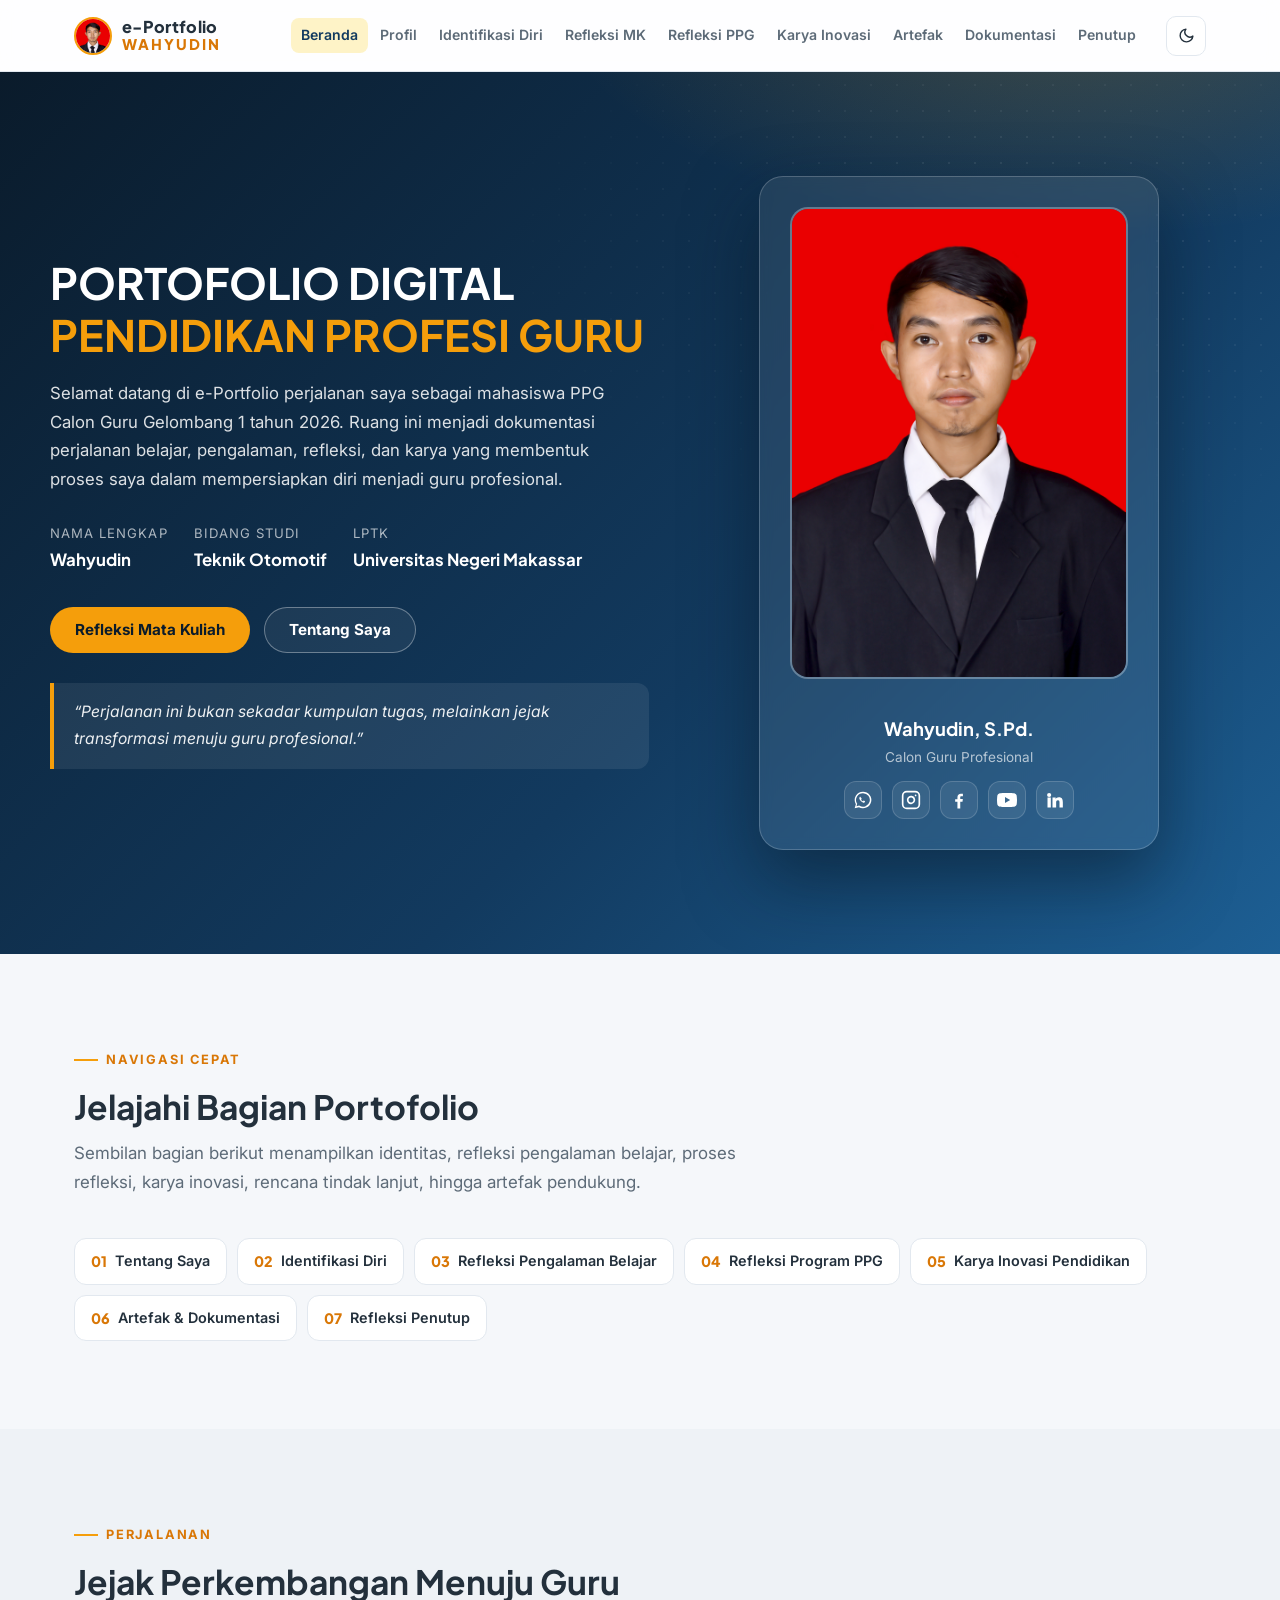
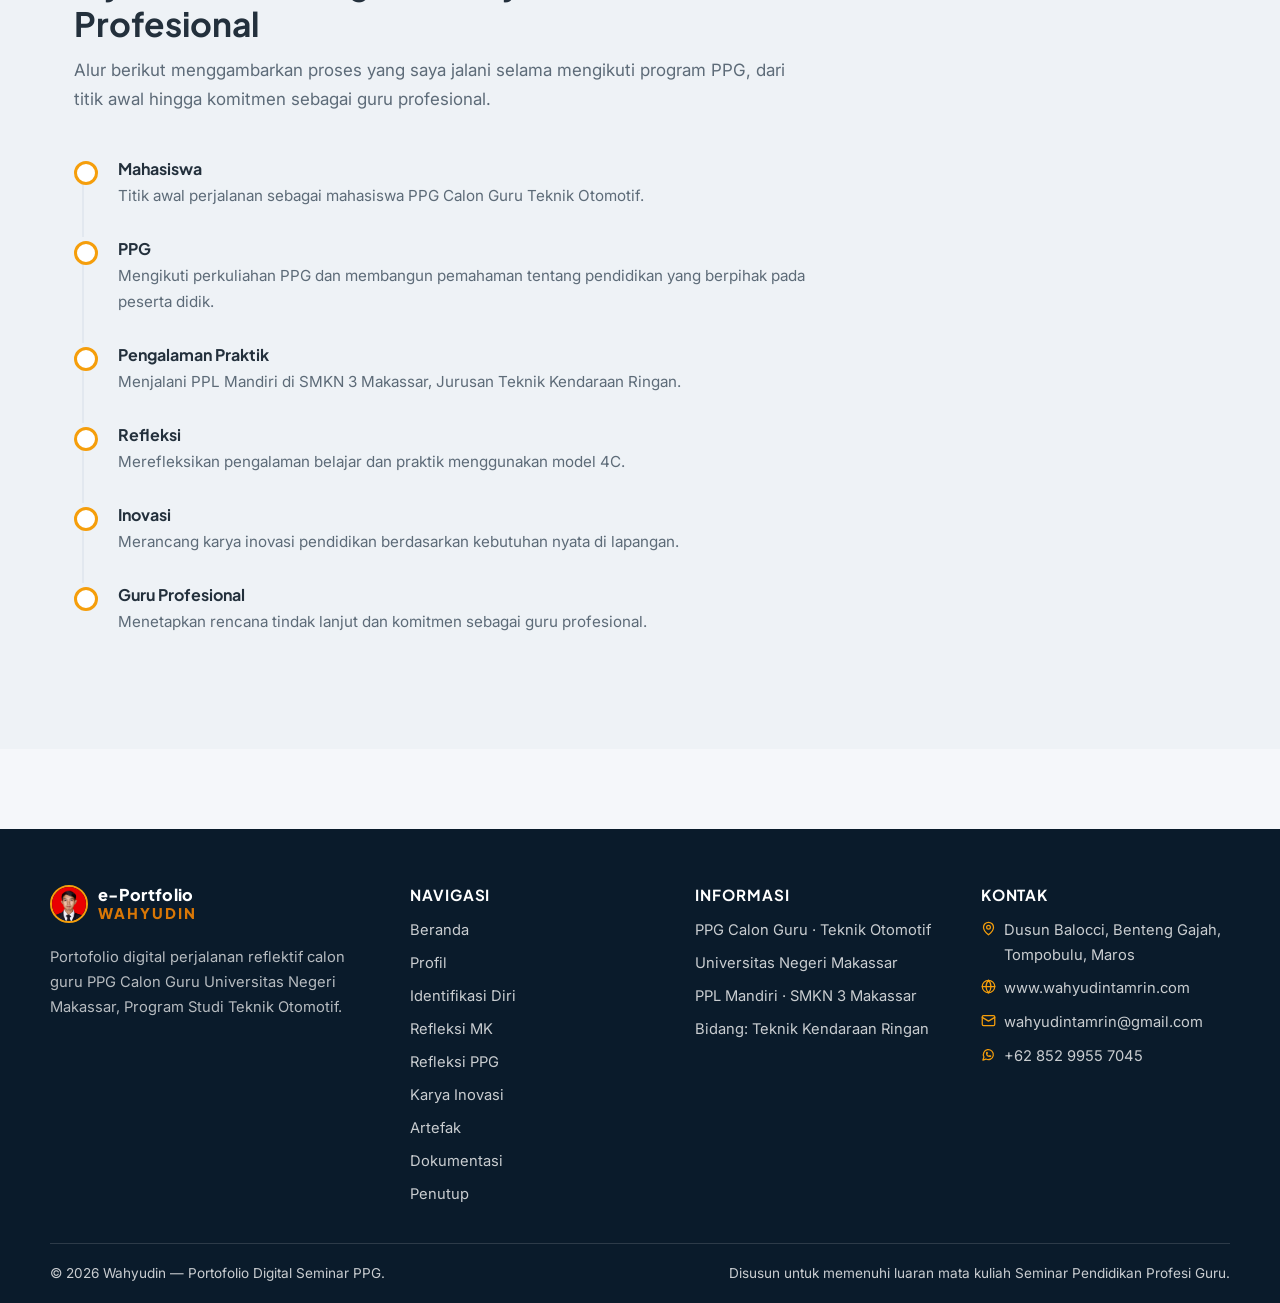
<file: index.html>
<!DOCTYPE html>
<html lang="id">
<head>
  <meta charset="utf-8">
  <meta name="viewport" content="width=device-width, initial-scale=1">
  <title>Portofolio Digital Seminar PPG | Wahyudin</title>
  <meta name="description" content="Portofolio digital Seminar Pendidikan Profesi Guru oleh Wahyudin, PPG Calon Guru Teknik Otomotif, Universitas Negeri Makassar.">
  <meta name="author" content="Wahyudin">
  <meta property="og:type" content="website">
  <meta property="og:title" content="Portofolio Digital Seminar PPG | Wahyudin">
  <meta property="og:description" content="Perjalanan reflektif calon guru Teknik Otomotif menuju guru profesional.">
  <link rel="icon" type="image/svg+xml" href="assets/img/favicon.svg">
  <link rel="preconnect" href="https://fonts.googleapis.com">
  <link rel="preconnect" href="https://fonts.gstatic.com" crossorigin>
  <link rel="stylesheet" href="https://fonts.googleapis.com/css2?family=Inter:wght@400;500;600;700&family=Plus+Jakarta+Sans:wght@600;700;800&display=swap">
  <link rel="stylesheet" href="assets/css/style.css">
</head>
<body data-page="beranda">
  <main id="konten">
    <section class="hero">
      <div class="container hero__inner">
        <div>
          <h1>PORTOFOLIO DIGITAL<br><span class="hl">PENDIDIKAN PROFESI GURU</span></h1>
          <p class="hero__sub">Selamat datang di e-Portfolio perjalanan saya sebagai mahasiswa PPG Calon Guru Gelombang 1 tahun 2026. Ruang ini menjadi dokumentasi perjalanan belajar, pengalaman, refleksi, dan karya yang membentuk proses saya dalam mempersiapkan diri menjadi guru profesional.</p>
          <div class="hero__meta">
            <div><span>Nama Lengkap</span><b>Wahyudin</b></div>
            <div><span>Bidang Studi</span><b>Teknik Otomotif</b></div>
            <div><span>LPTK</span><b>Universitas Negeri Makassar</b></div>
          </div>
          <div class="hero__cta">
            <a class="btn btn--accent" href="refleksi-mata-kuliah.html">Refleksi Mata Kuliah</a>
            <a class="btn btn--ghost" href="tentang.html">Tentang Saya</a>
          </div>
          <p class="hero__quote">&ldquo;Perjalanan ini bukan sekadar kumpulan tugas, melainkan jejak transformasi menuju guru profesional.&rdquo;</p>
        </div>
        <div class="hero__art">
          <div class="hero-art__card hero-art__card--photo">
            <button
              type="button"
              class="hero-art__photo"
              data-open-media="assets/img/profil.JPG"
              data-media-label="Foto Profil Wahyudin, S.Pd"
              aria-label="Perbesar foto profil Wahyudin"
            >
              <img src="assets/img/profil.JPG" alt="Foto profil Wahyudin">
            </button>
            <div class="hero-art__caption">
              <b>Wahyudin, S.Pd.</b>
              <span>Calon Guru Profesional</span>
              <div class="hero-art__social">
                <a href="https://wa.me/6285299557045" target="_blank" rel="noopener" aria-label="WhatsApp Wahyudin"><img src="assets/img/social/wa.svg" alt="WhatsApp"></a>
                <a href="https://www.instagram.com/wahyudintamrin" target="_blank" rel="noopener" aria-label="Instagram Wahyudin"><img src="assets/img/social/ig.svg" alt="Instagram"></a>
                <a href="https://web.facebook.com/wahyudintamrinn" target="_blank" rel="noopener" aria-label="Facebook Wahyudin"><img src="assets/img/social/fb.svg" alt="Facebook"></a>
                <a href="https://www.youtube.com/@wahyudintamrin" target="_blank" rel="noopener" aria-label="YouTube Wahyudin"><img src="assets/img/social/yt.svg" alt="YouTube"></a>
                <a href="https://www.linkedin.com/in/wahyudin-tamrin" target="_blank" rel="noopener" aria-label="LinkedIn Wahyudin"><img src="assets/img/social/li.svg" alt="LinkedIn"></a>
              </div>
            </div>
          </div>
        </div>
        </div>
    </section>

    <section class="section">
      <div class="container">
        <div class="section-head">
          <span class="eyebrow">Navigasi Cepat</span>
          <h2>Jelajahi Bagian Portofolio</h2>
          <p class="lead">Sembilan bagian berikut menampilkan identitas, refleksi pengalaman belajar, proses refleksi, karya inovasi, rencana tindak lanjut, hingga artefak pendukung.</p>
        </div>
        <div class="quicknav reveal">
          <a href="tentang.html"><i>01</i> Tentang Saya</a>
          <a href="identifikasi-diri.html"><i>02</i> Identifikasi Diri</a>
          <a href="refleksi-mata-kuliah.html"><i>03</i> Refleksi Pengalaman Belajar</a>
          <a href="refleksi-program-ppg.html"><i>04</i> Refleksi Program PPG</a>
          <a href="karya-inovasi.html"><i>05</i> Karya Inovasi Pendidikan</a>
          <a href="artefak-dokumentasi.html"><i>06</i> Artefak &amp; Dokumentasi</a>
          <a href="refleksi-penutup.html"><i>07</i> Refleksi Penutup</a>
        </div>
      </div>
    </section>

    <section class="section section--tint">
      <div class="container">
        <div class="section-head">
          <span class="eyebrow">Perjalanan</span>
          <h2>Jejak Perkembangan Menuju Guru Profesional</h2>
          <p class="lead">Alur berikut menggambarkan proses yang saya jalani selama mengikuti program PPG, dari titik awal hingga komitmen sebagai guru profesional.</p>
        </div>
        <ol class="timeline reveal" style="max-width:760px">
          <li><b>Mahasiswa</b><p>Titik awal perjalanan sebagai mahasiswa PPG Calon Guru Teknik Otomotif.</p></li>
          <li><b>PPG</b><p>Mengikuti perkuliahan PPG dan membangun pemahaman tentang pendidikan yang berpihak pada peserta didik.</p></li>
          <li><b>Pengalaman Praktik</b><p>Menjalani PPL Mandiri di SMKN 3 Makassar, Jurusan Teknik Kendaraan Ringan.</p></li>
          <li><b>Refleksi</b><p>Merefleksikan pengalaman belajar dan praktik menggunakan model 4C.</p></li>
          <li><b>Inovasi</b><p>Merancang karya inovasi pendidikan berdasarkan kebutuhan nyata di lapangan.</p></li>
          <li><b>Guru Profesional</b><p>Menetapkan rencana tindak lanjut dan komitmen sebagai guru profesional.</p></li>
        </ol>
      </div>
    </section>
  </main>

  <script src="assets/js/data.js"></script>
  <script src="assets/js/site.js"></script>
  <script src="assets/js/main.js"></script>
  <script src="assets/js/components.js"></script>
</body>
</html>
</file>
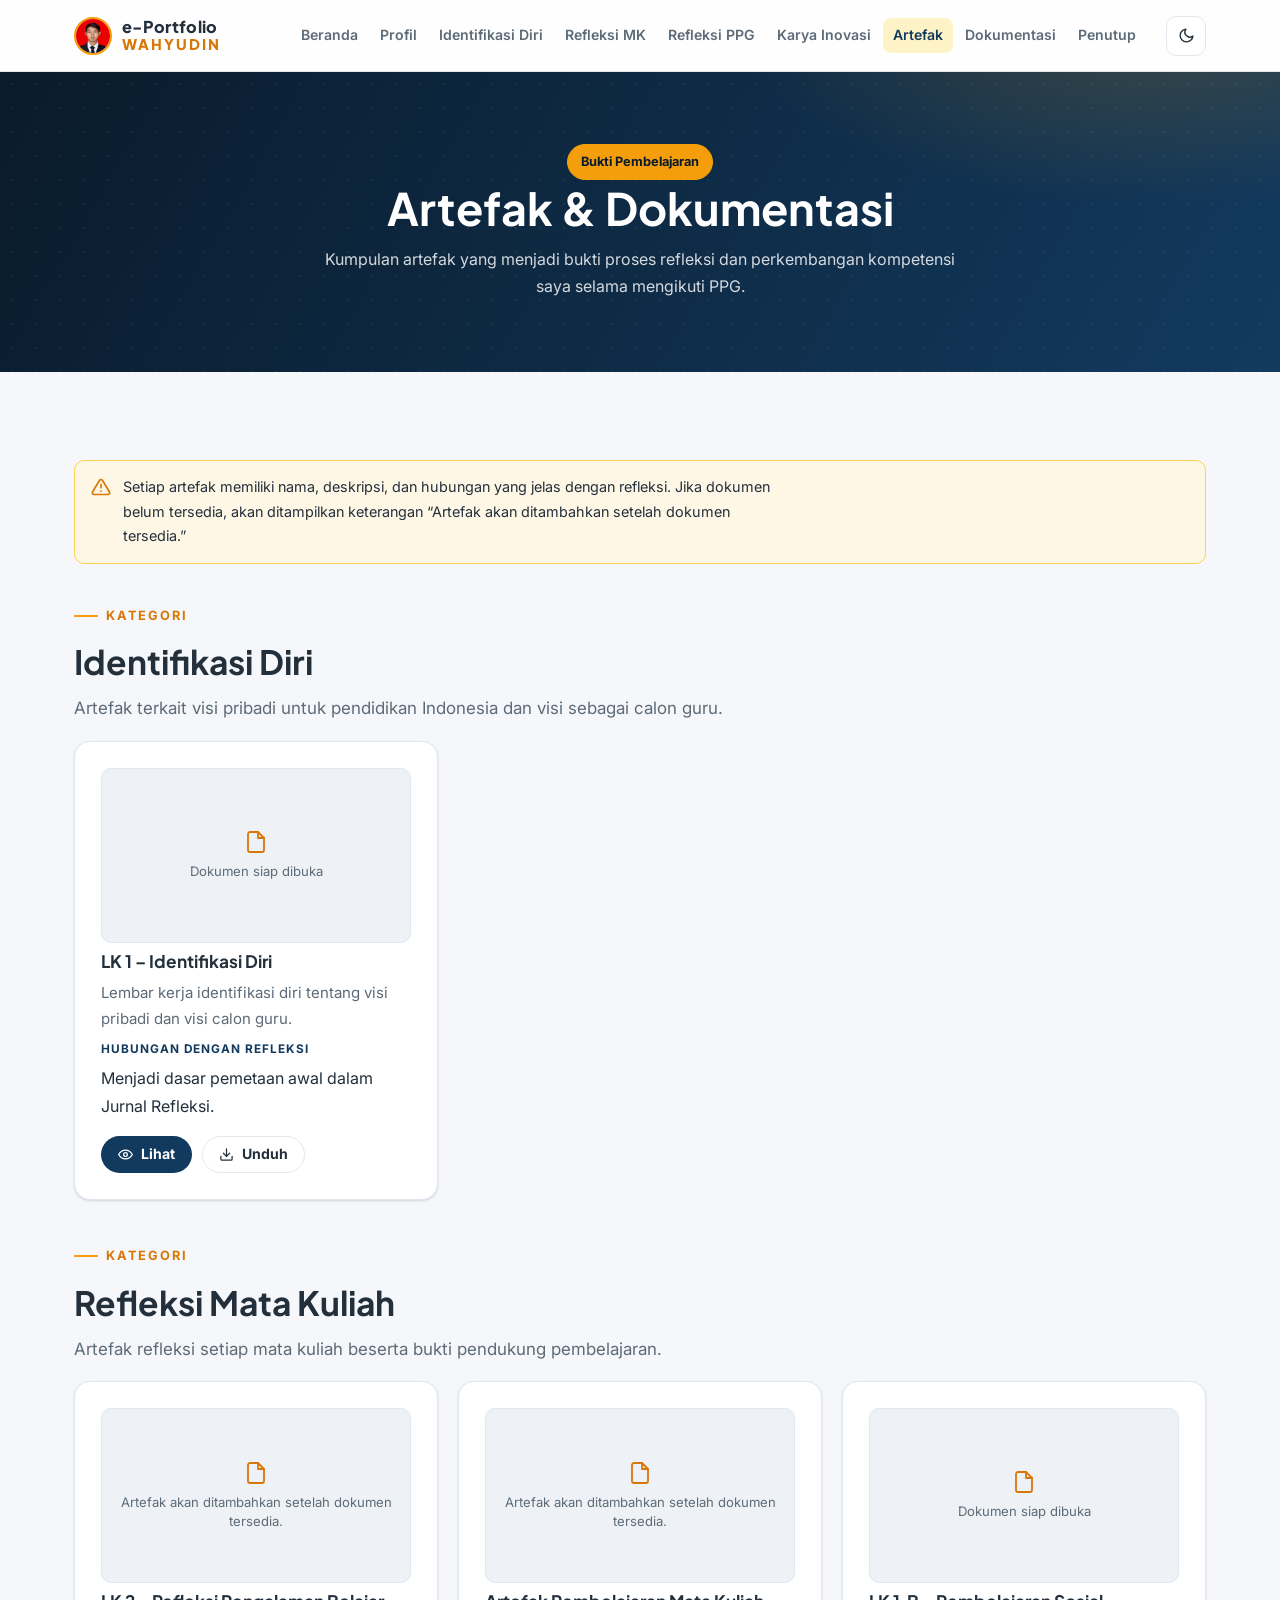
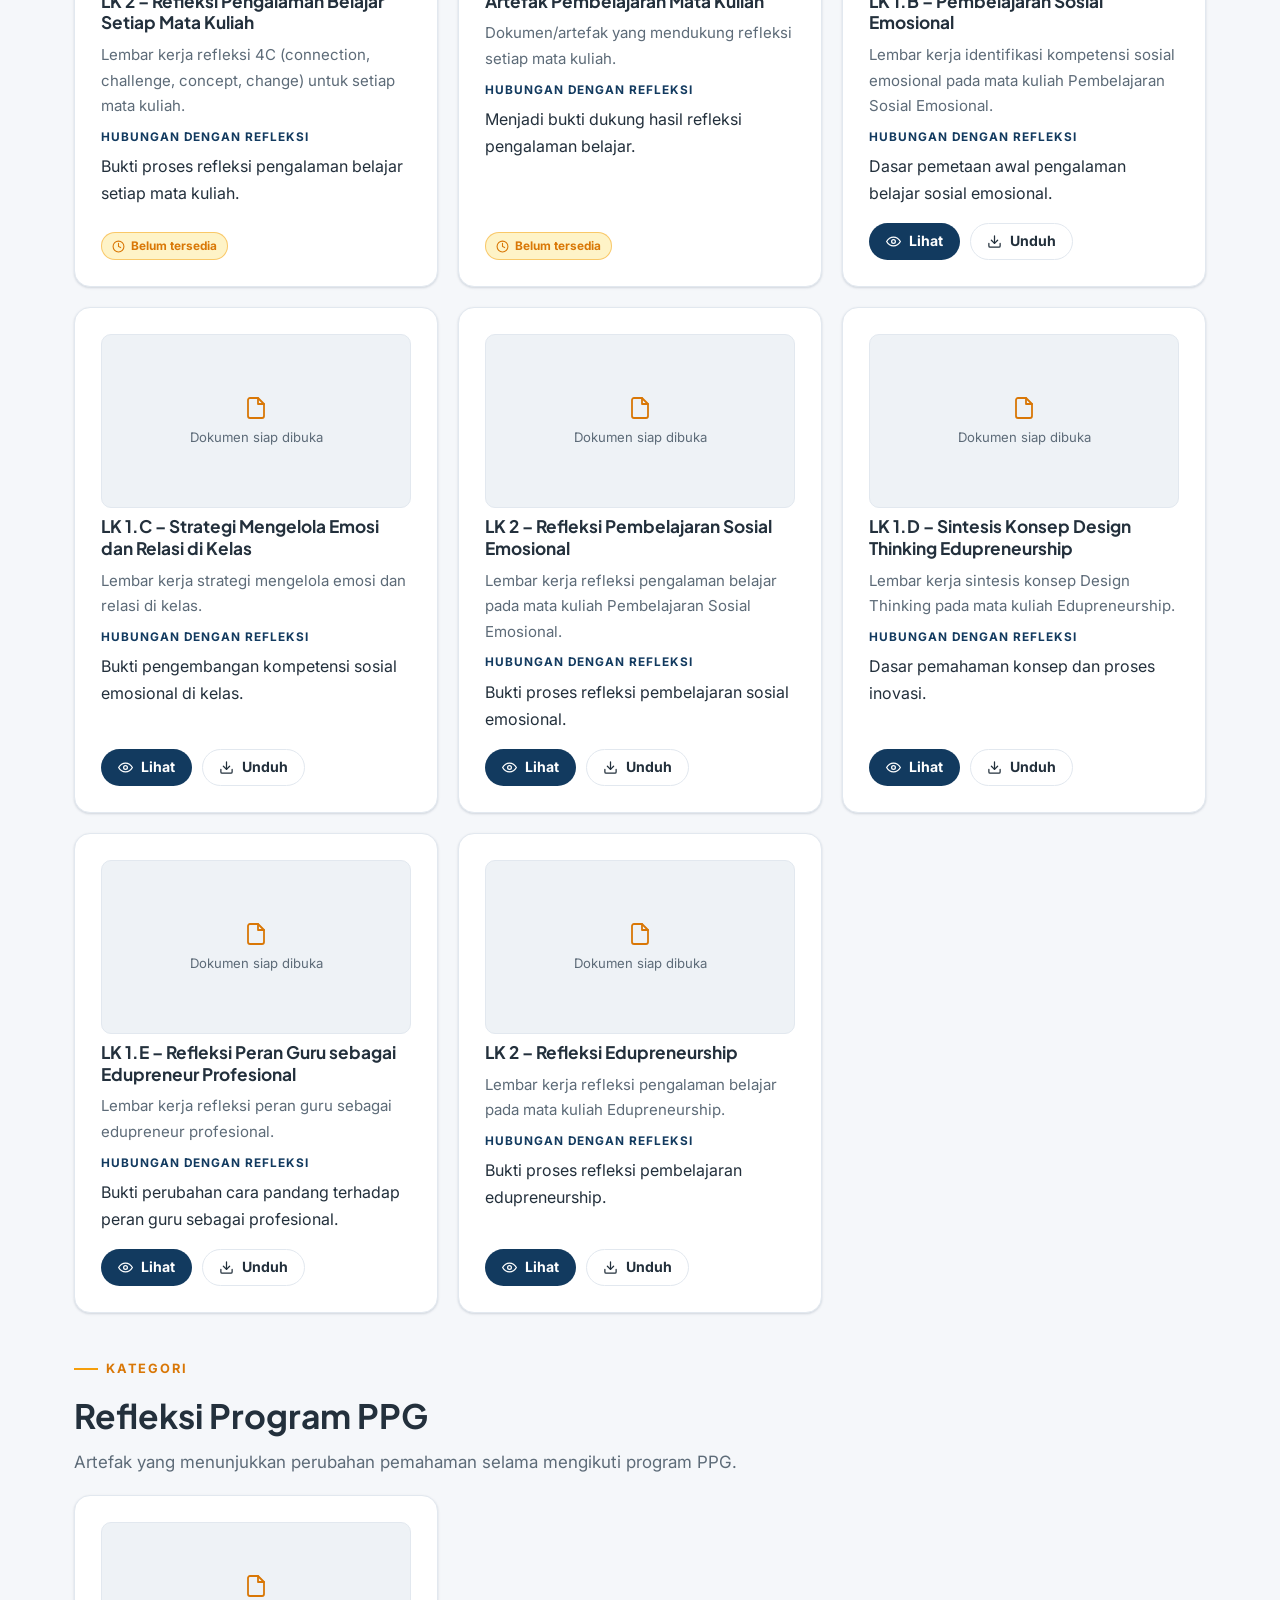
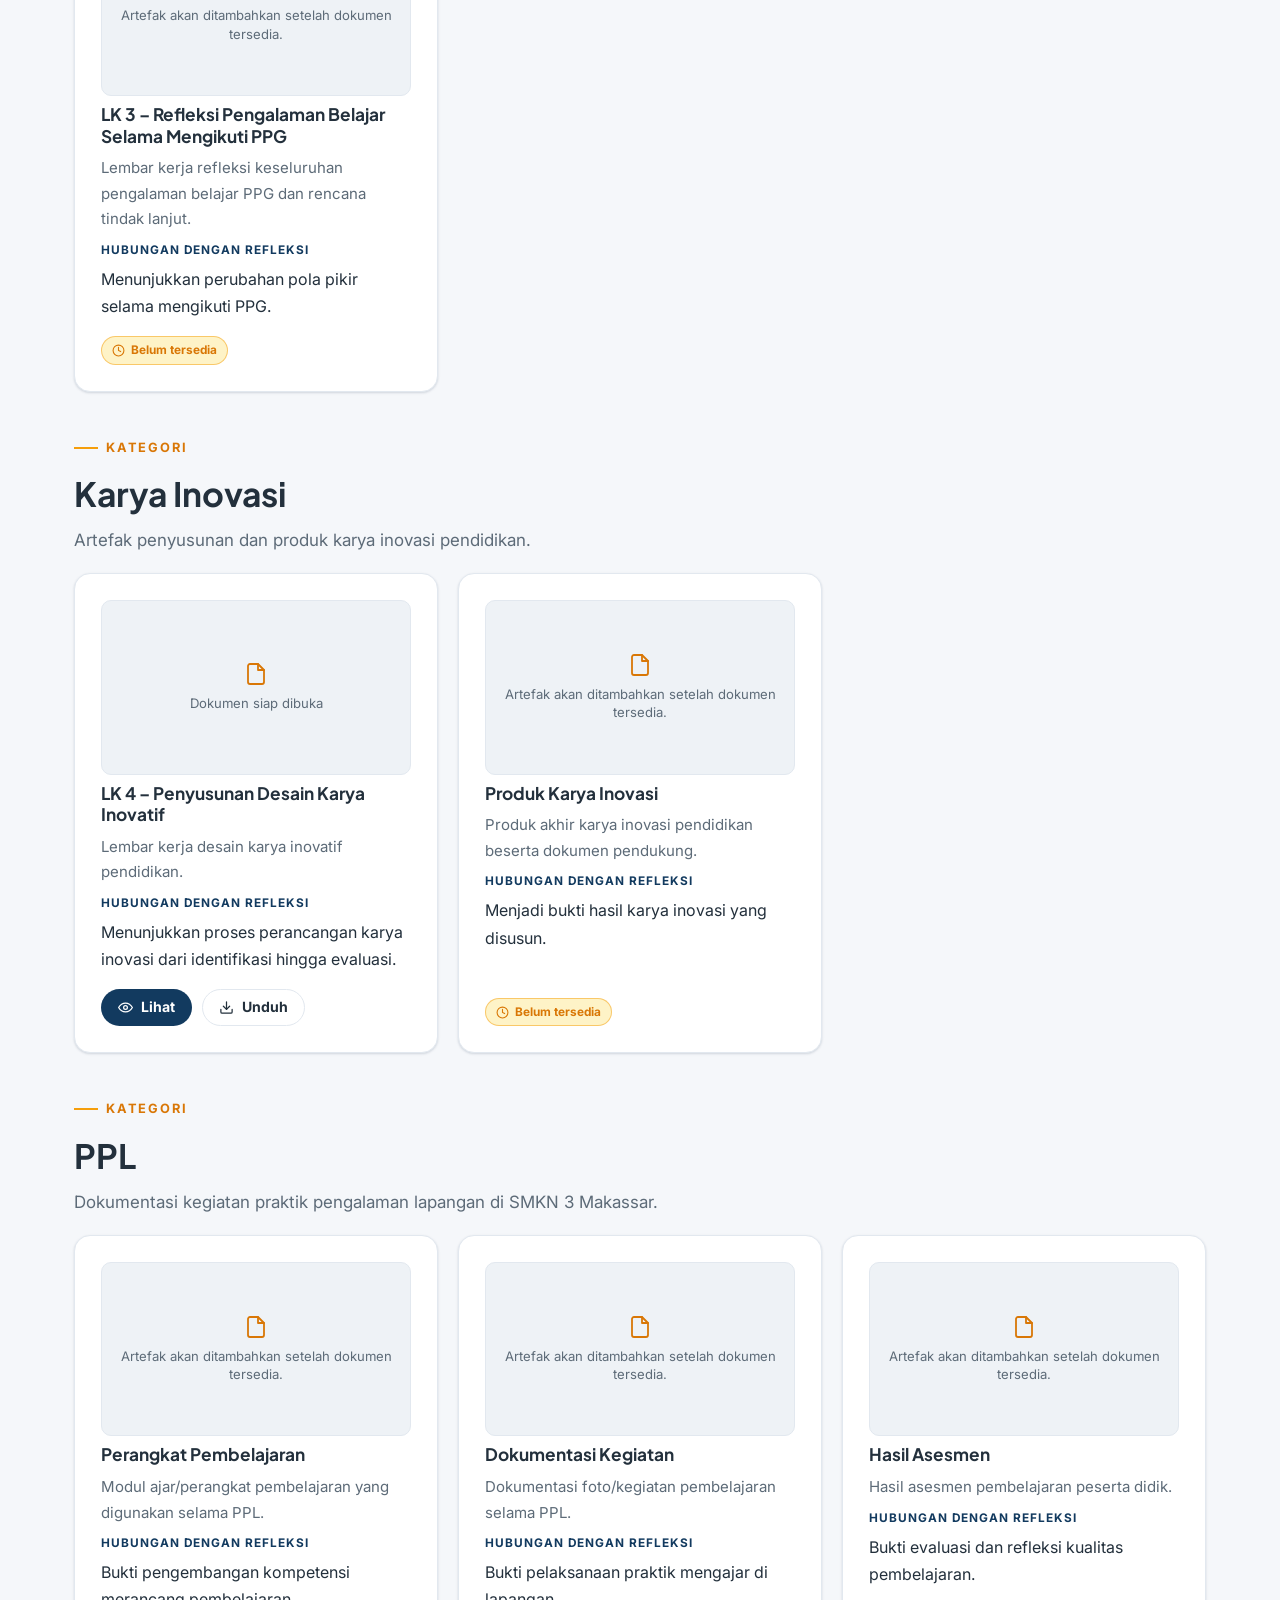
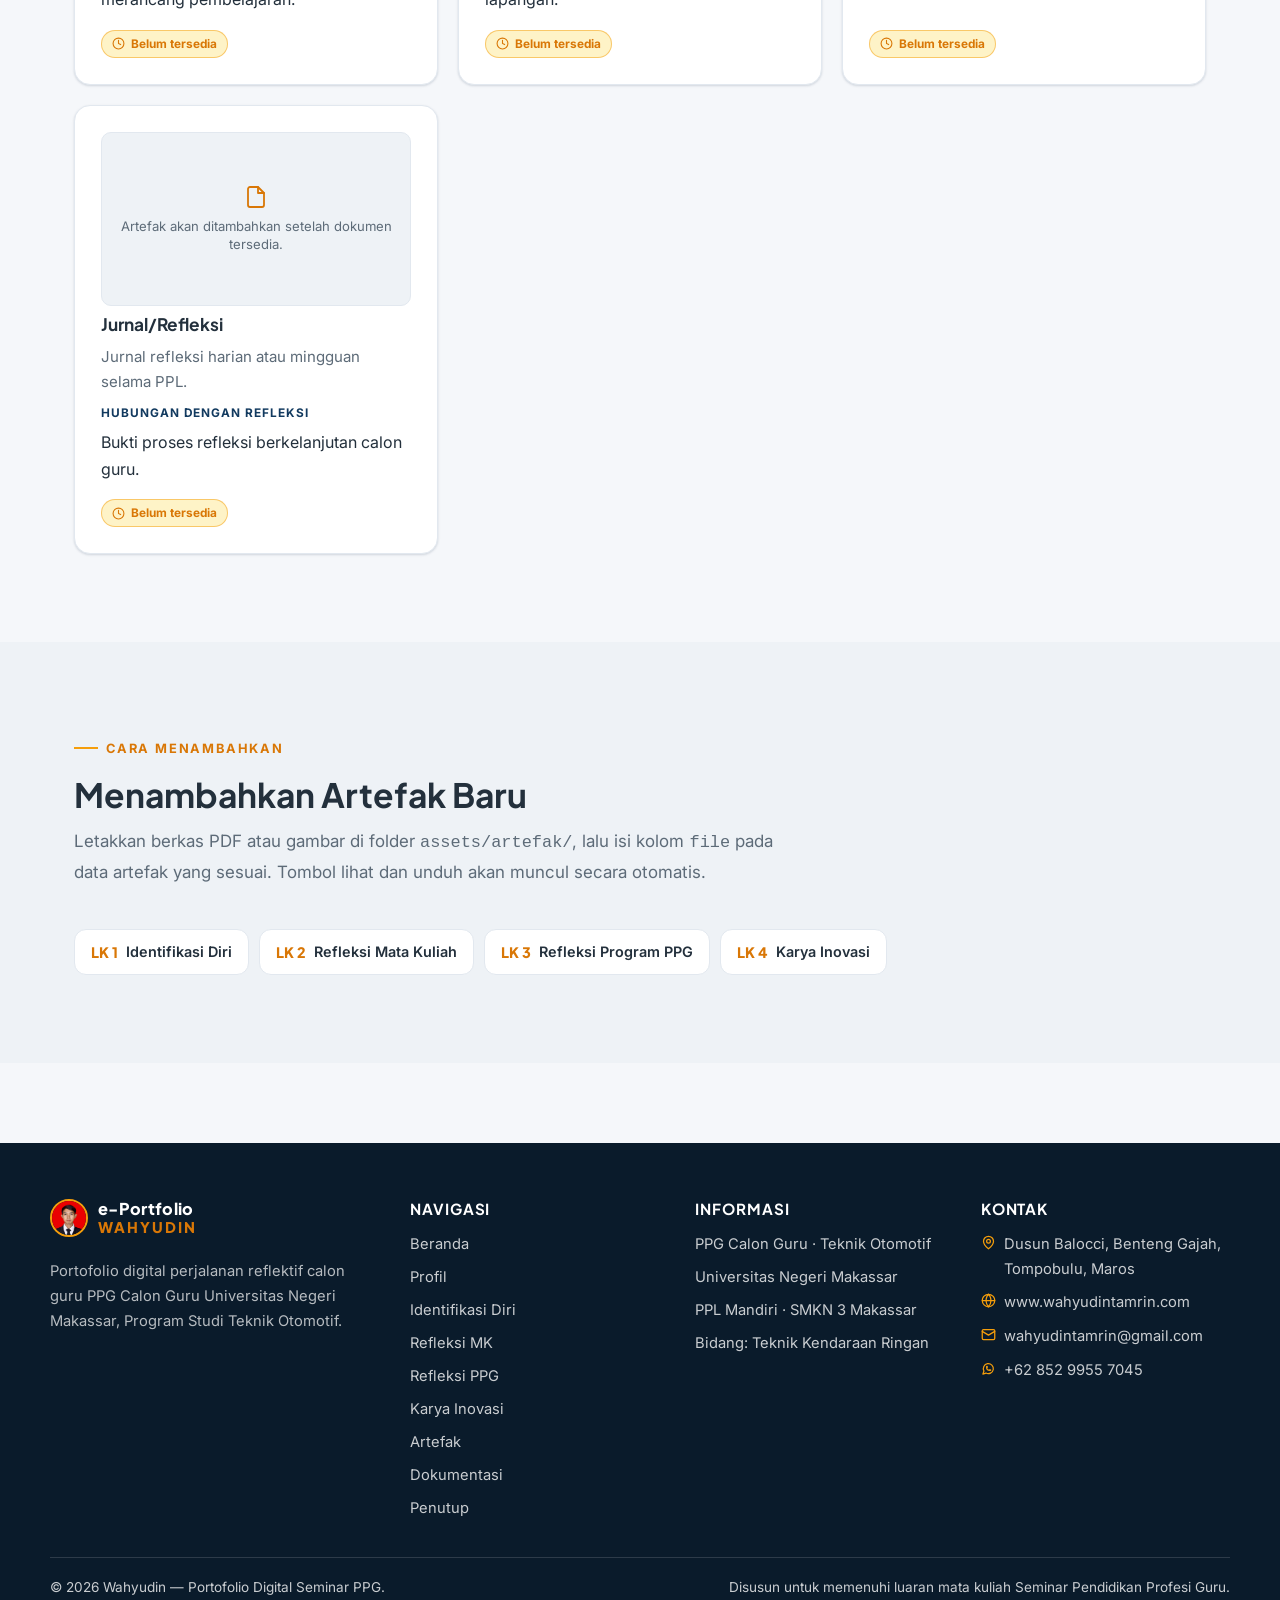
<file: artefak-dokumentasi.html>
<!DOCTYPE html>
<html lang="id">
<head>
  <meta charset="utf-8">
  <meta name="viewport" content="width=device-width, initial-scale=1">
  <title>Artefak &amp; Dokumentasi | Portofolio Digital Seminar PPG</title>
  <meta name="description" content="Galeri artefak dan dokumentasi: identifikasi diri, refleksi mata kuliah, refleksi program PPG, karya inovasi, dan PPL.">
  <meta name="author" content="Wahyudin">
  <link rel="icon" type="image/svg+xml" href="assets/img/favicon.svg">
  <link rel="preconnect" href="https://fonts.googleapis.com">
  <link rel="preconnect" href="https://fonts.gstatic.com" crossorigin>
  <link rel="stylesheet" href="https://fonts.googleapis.com/css2?family=Inter:wght@400;500;600;700&family=Plus+Jakarta+Sans:wght@600;700;800&display=swap">
  <link rel="stylesheet" href="assets/css/style.css">
</head>
<body data-page="artefak">
  <main id="konten">
    <section class="page-hero">
      <div class="container page-hero__inner">
        <span class="chip chip--accent">Bukti Pembelajaran</span>
        <h1>Artefak &amp; Dokumentasi</h1>
        <p class="page-hero__lead">Kumpulan artefak yang menjadi bukti proses refleksi dan perkembangan kompetensi saya selama mengikuti PPG.</p>
      </div>
    </section>

    <section class="section">
      <div class="container">
        <div class="note reveal" style="margin-bottom:34px">
          <svg width="20" height="20" viewBox="0 0 24 24" fill="none" stroke="currentColor" stroke-width="2" stroke-linecap="round" stroke-linejoin="round"><path d="M10.3 3.9 1.8 18a2 2 0 0 0 1.7 3h17a2 2 0 0 0 1.7-3L13.7 3.9a2 2 0 0 0-3.4 0z"/><path d="M12 9v4M12 17h.01"/></svg>
          <p>Setiap artefak memiliki nama, deskripsi, dan hubungan yang jelas dengan refleksi. Jika dokumen belum tersedia, akan ditampilkan keterangan &ldquo;Artefak akan ditambahkan setelah dokumen tersedia.&rdquo;</p>
        </div>
        <div data-gallery></div>
      </div>
    </section>

    <section class="section section--tint">
      <div class="container">
        <div class="section-head">
          <span class="eyebrow">Cara Menambahkan</span>
          <h2>Menambahkan Artefak Baru</h2>
          <p class="lead">Letakkan berkas PDF atau gambar di folder <code>assets/artefak/</code>, lalu isi kolom <code>file</code> pada data artefak yang sesuai. Tombol lihat dan unduh akan muncul secara otomatis.</p>
        </div>
        <div class="quicknav reveal">
          <a href="identifikasi-diri.html"><i>LK 1</i> Identifikasi Diri</a>
          <a href="refleksi-mata-kuliah.html"><i>LK 2</i> Refleksi Mata Kuliah</a>
          <a href="refleksi-program-ppg.html"><i>LK 3</i> Refleksi Program PPG</a>
          <a href="karya-inovasi.html"><i>LK 4</i> Karya Inovasi</a>
        </div>
      </div>
    </section>
  </main>

  <script src="assets/js/data.js"></script>
  <script src="assets/js/site.js"></script>
  <script src="assets/js/main.js"></script>
  <script src="assets/js/components.js"></script>
</body>
</html>
</file>
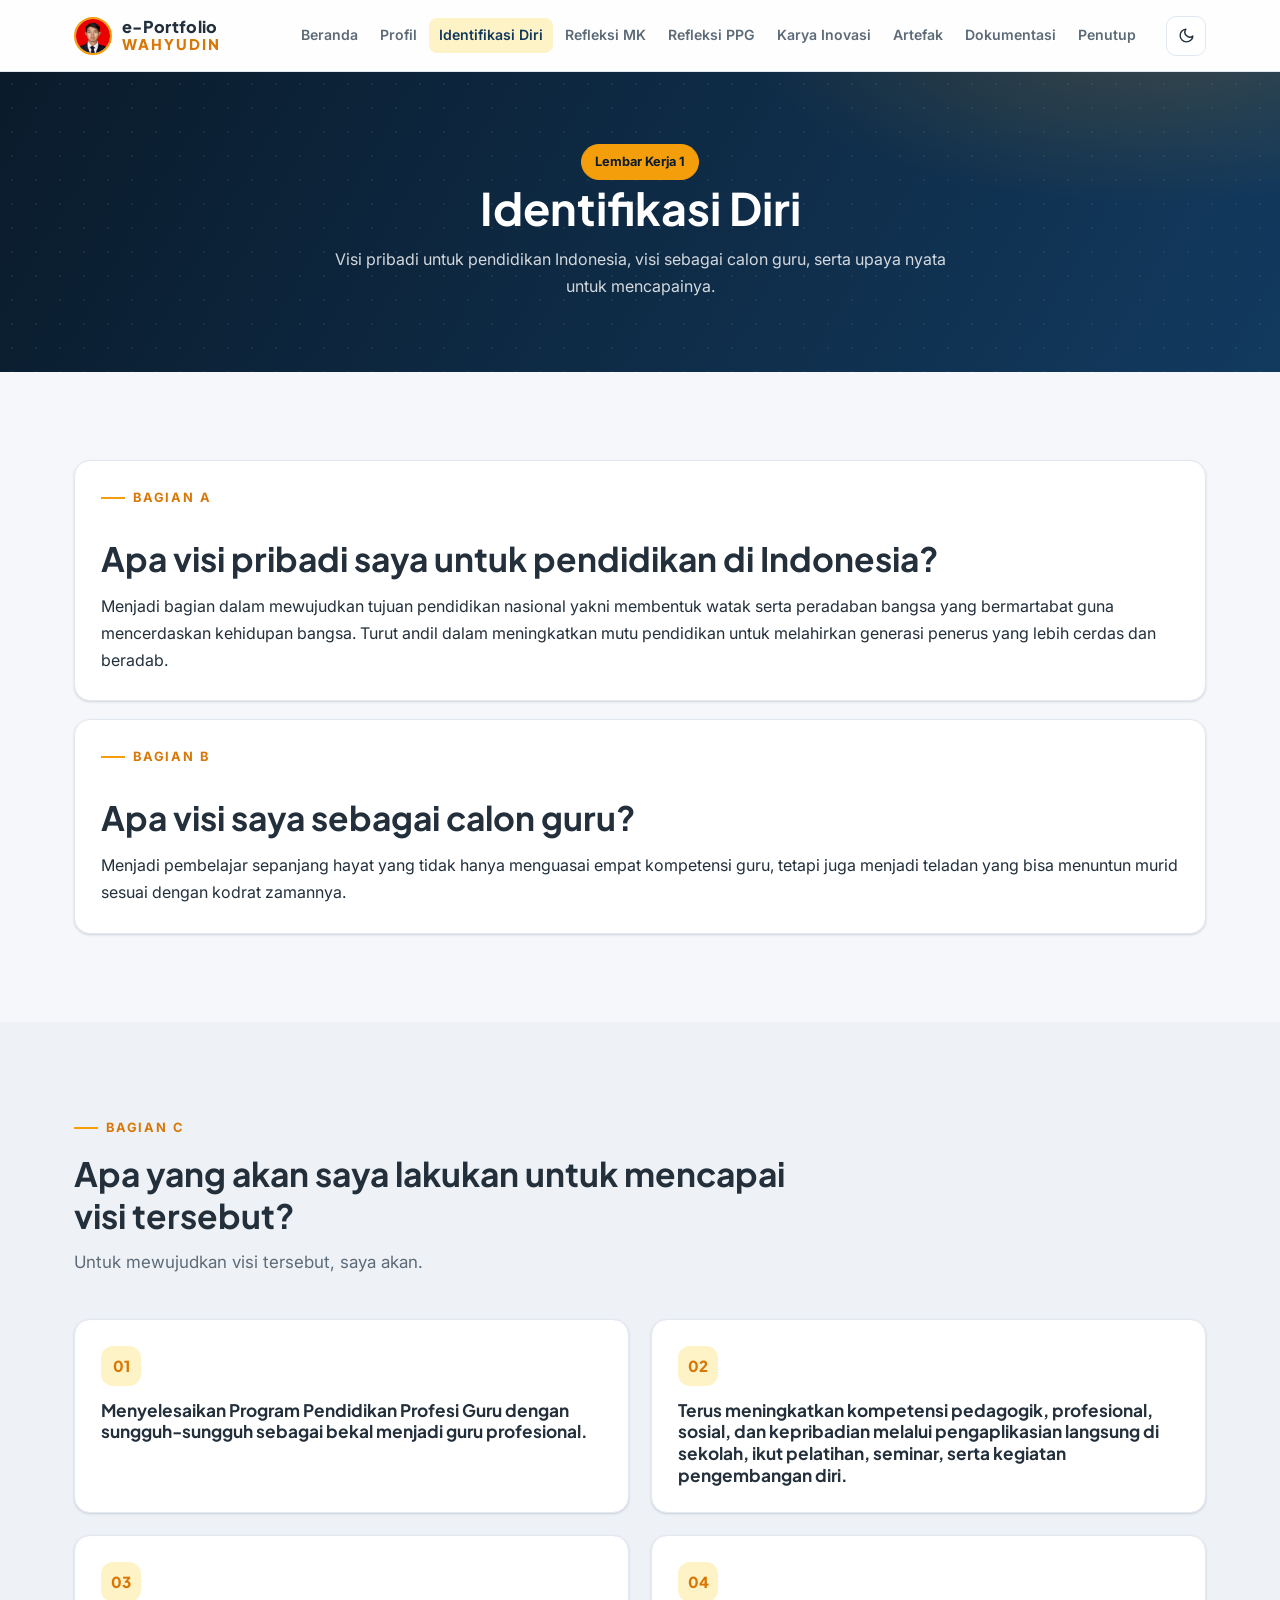
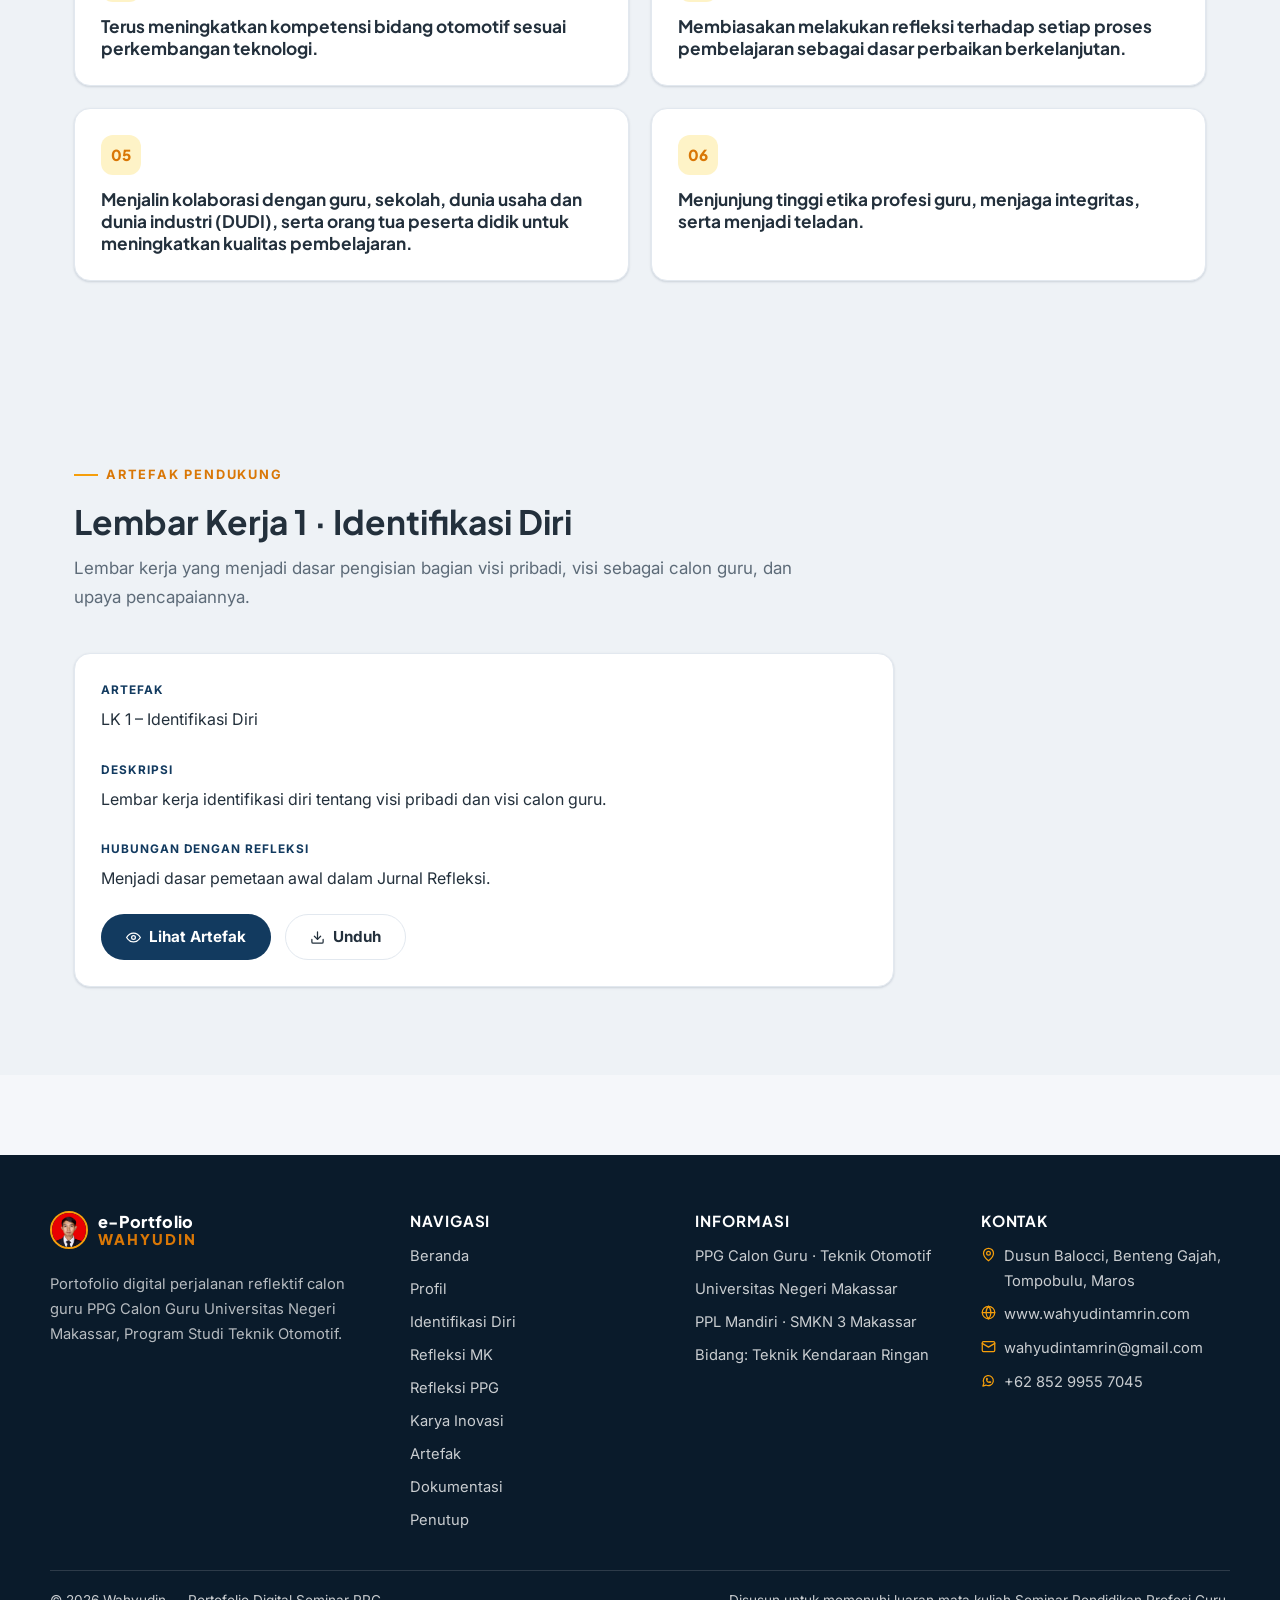
<file: identifikasi-diri.html>
<!DOCTYPE html>
<html lang="id">
<head>
  <meta charset="utf-8">
  <meta name="viewport" content="width=device-width, initial-scale=1">
  <title>Identifikasi Diri | Portofolio Digital Seminar PPG</title>
  <meta name="description" content="Visi pribadi untuk pendidikan Indonesia, visi sebagai calon guru, dan upaya pencapaiannya.">
  <meta name="author" content="Wahyudin">
  <link rel="icon" type="image/svg+xml" href="assets/img/favicon.svg">
  <link rel="preconnect" href="https://fonts.googleapis.com">
  <link rel="preconnect" href="https://fonts.gstatic.com" crossorigin>
  <link rel="stylesheet" href="https://fonts.googleapis.com/css2?family=Inter:wght@400;500;600;700&family=Plus+Jakarta+Sans:wght@600;700;800&display=swap">
  <link rel="stylesheet" href="assets/css/style.css">
</head>
<body data-page="identifikasi">
  <main id="konten">
    <section class="page-hero">
      <div class="container page-hero__inner">
        <span class="chip chip--accent">Lembar Kerja 1</span>
        <h1>Identifikasi Diri</h1>
        <p class="page-hero__lead">Visi pribadi untuk pendidikan Indonesia, visi sebagai calon guru, serta upaya nyata untuk mencapainya.</p>
      </div>
    </section>

    <section class="section">
      <div class="container stack">
        <article class="card section-block reveal">
          <span class="eyebrow">Bagian A</span>
          <h2>Apa visi pribadi saya untuk pendidikan di Indonesia?</h2>
          <div data-write="visi.pribadi"></div>
        </article>
        <article class="card section-block reveal">
          <span class="eyebrow">Bagian B</span>
          <h2>Apa visi saya sebagai calon guru?</h2>
          <div data-write="visi.calonGuru"></div>
        </article>
      </div>
    </section>

    <section class="section section--tint">
      <div class="container">
        <div class="section-head">
          <span class="eyebrow">Bagian C</span>
          <h2>Apa yang akan saya lakukan untuk mencapai visi tersebut?</h2>
          <p class="lead">Untuk mewujudkan visi tersebut, saya akan.</p>
        </div>
        <div class="grid grid--2" data-upaya></div>
      </div>
    </section>

    <section class="section section--tint">
      <div class="container">
        <div class="section-head">
          <span class="eyebrow">Artefak Pendukung</span>
          <h2>Lembar Kerja 1 &middot; Identifikasi Diri</h2>
          <p class="lead">Lembar kerja yang menjadi dasar pengisian bagian visi pribadi, visi sebagai calon guru, dan upaya pencapaiannya.</p>
        </div>
        <article class="card reveal" style="max-width:820px">
          <div class="field"><span class="field__label">Artefak</span><div>LK 1 &ndash; Identifikasi Diri</div></div>
          <div class="field"><span class="field__label">Deskripsi</span><div>Lembar kerja identifikasi diri tentang visi pribadi dan visi calon guru.</div></div>
          <div class="field"><span class="field__label">Hubungan dengan refleksi</span><div>Menjadi dasar pemetaan awal dalam Jurnal Refleksi.</div></div>
          <div class="hero__cta" style="margin-top:8px">
            <button class="btn btn--navy" type="button" data-open-media="assets/artefak/Lembar Kerja 1_Identifikasi Diri.pdf" data-media-label="LK 1 – Identifikasi Diri"><svg width="15" height="15" viewBox="0 0 24 24" fill="none" stroke="currentColor" stroke-width="2" stroke-linecap="round" stroke-linejoin="round"><path d="M1 12s4-7 11-7 11 7 11 7-4 7-11 7-11-7-11-7z"/><circle cx="12" cy="12" r="3"/></svg> Lihat Artefak</button>
            <a class="btn btn--outline" href="assets/artefak/Lembar Kerja 1_Identifikasi Diri.pdf" download><svg width="15" height="15" viewBox="0 0 24 24" fill="none" stroke="currentColor" stroke-width="2" stroke-linecap="round" stroke-linejoin="round"><path d="M21 15v4a2 2 0 0 1-2 2H5a2 2 0 0 1-2-2v-4"/><path d="M7 10l5 5 5-5"/><path d="M12 15V3"/></svg> Unduh</a>
          </div>
        </article>
      </div>
    </section>
  </main>

  <script src="assets/js/data.js"></script>
  <script src="assets/js/site.js"></script>
  <script src="assets/js/main.js"></script>
  <script src="assets/js/components.js"></script>
</body>
</html>
</file>
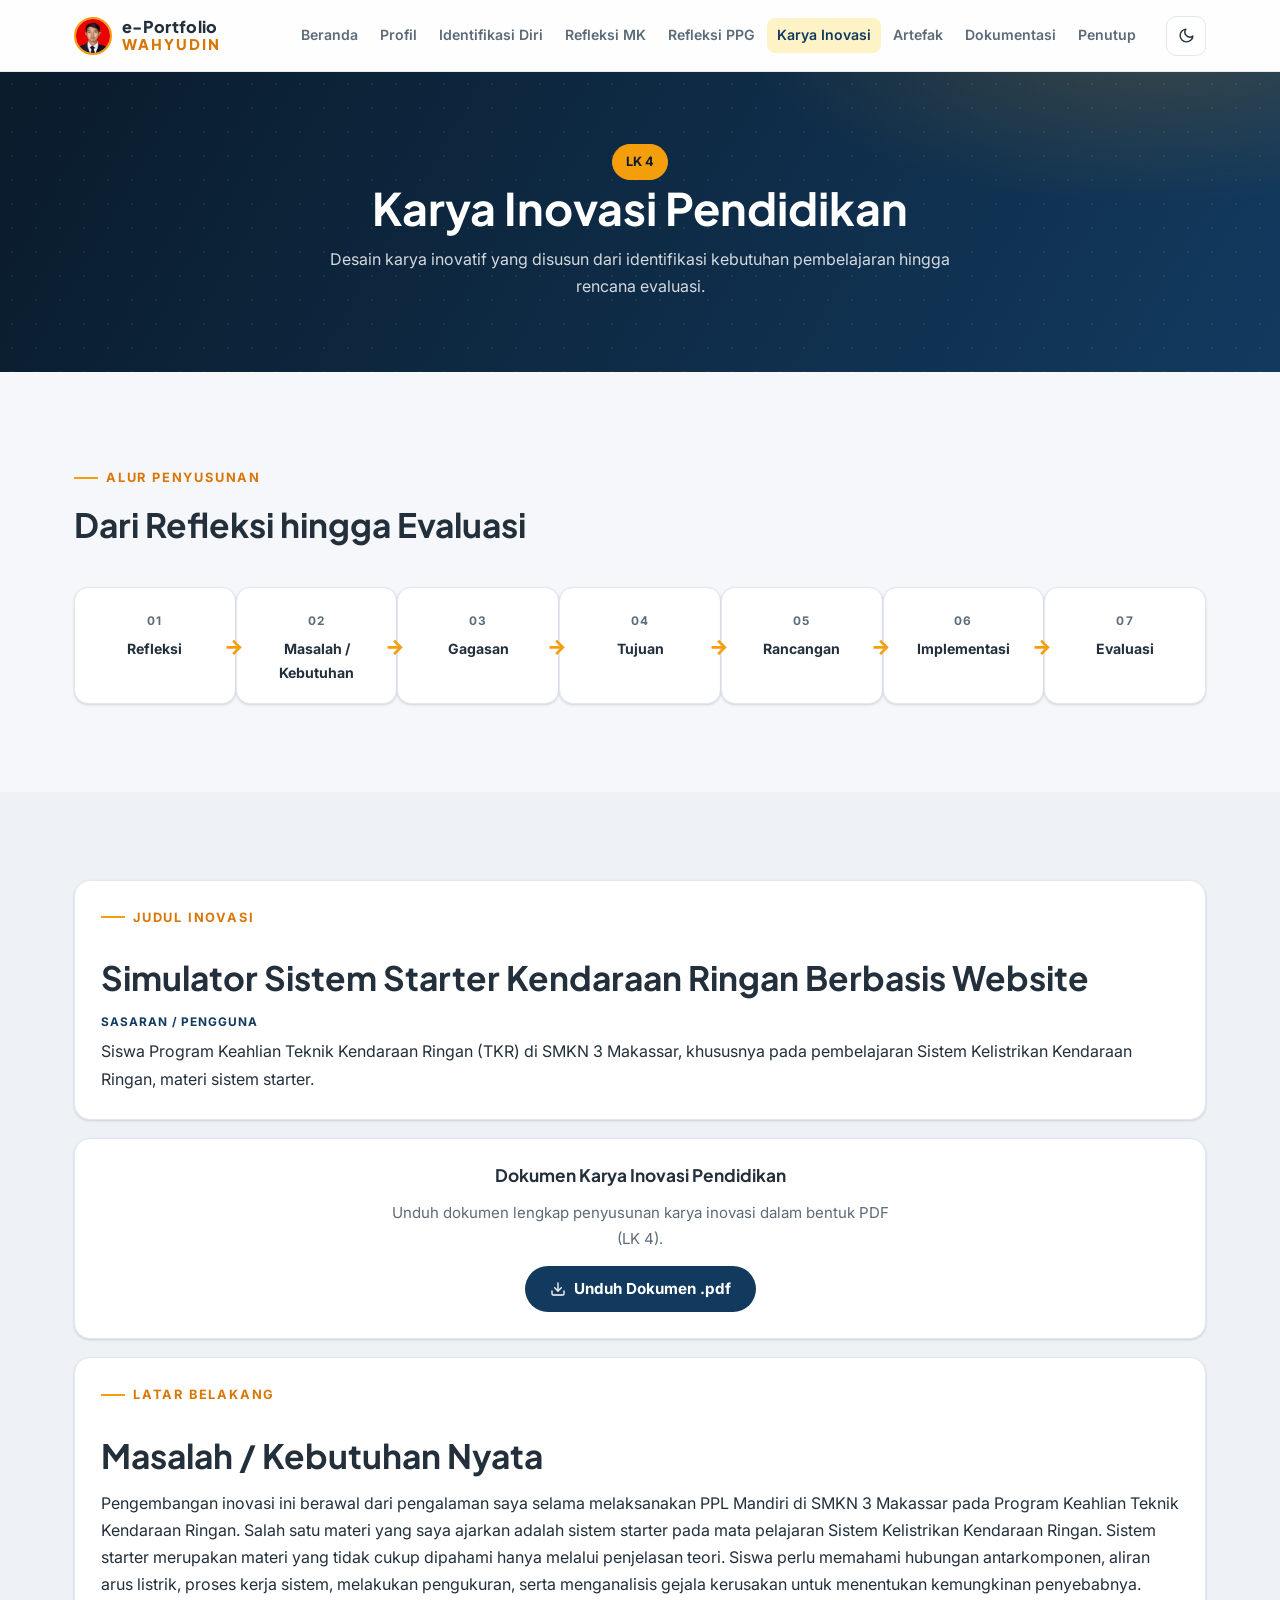
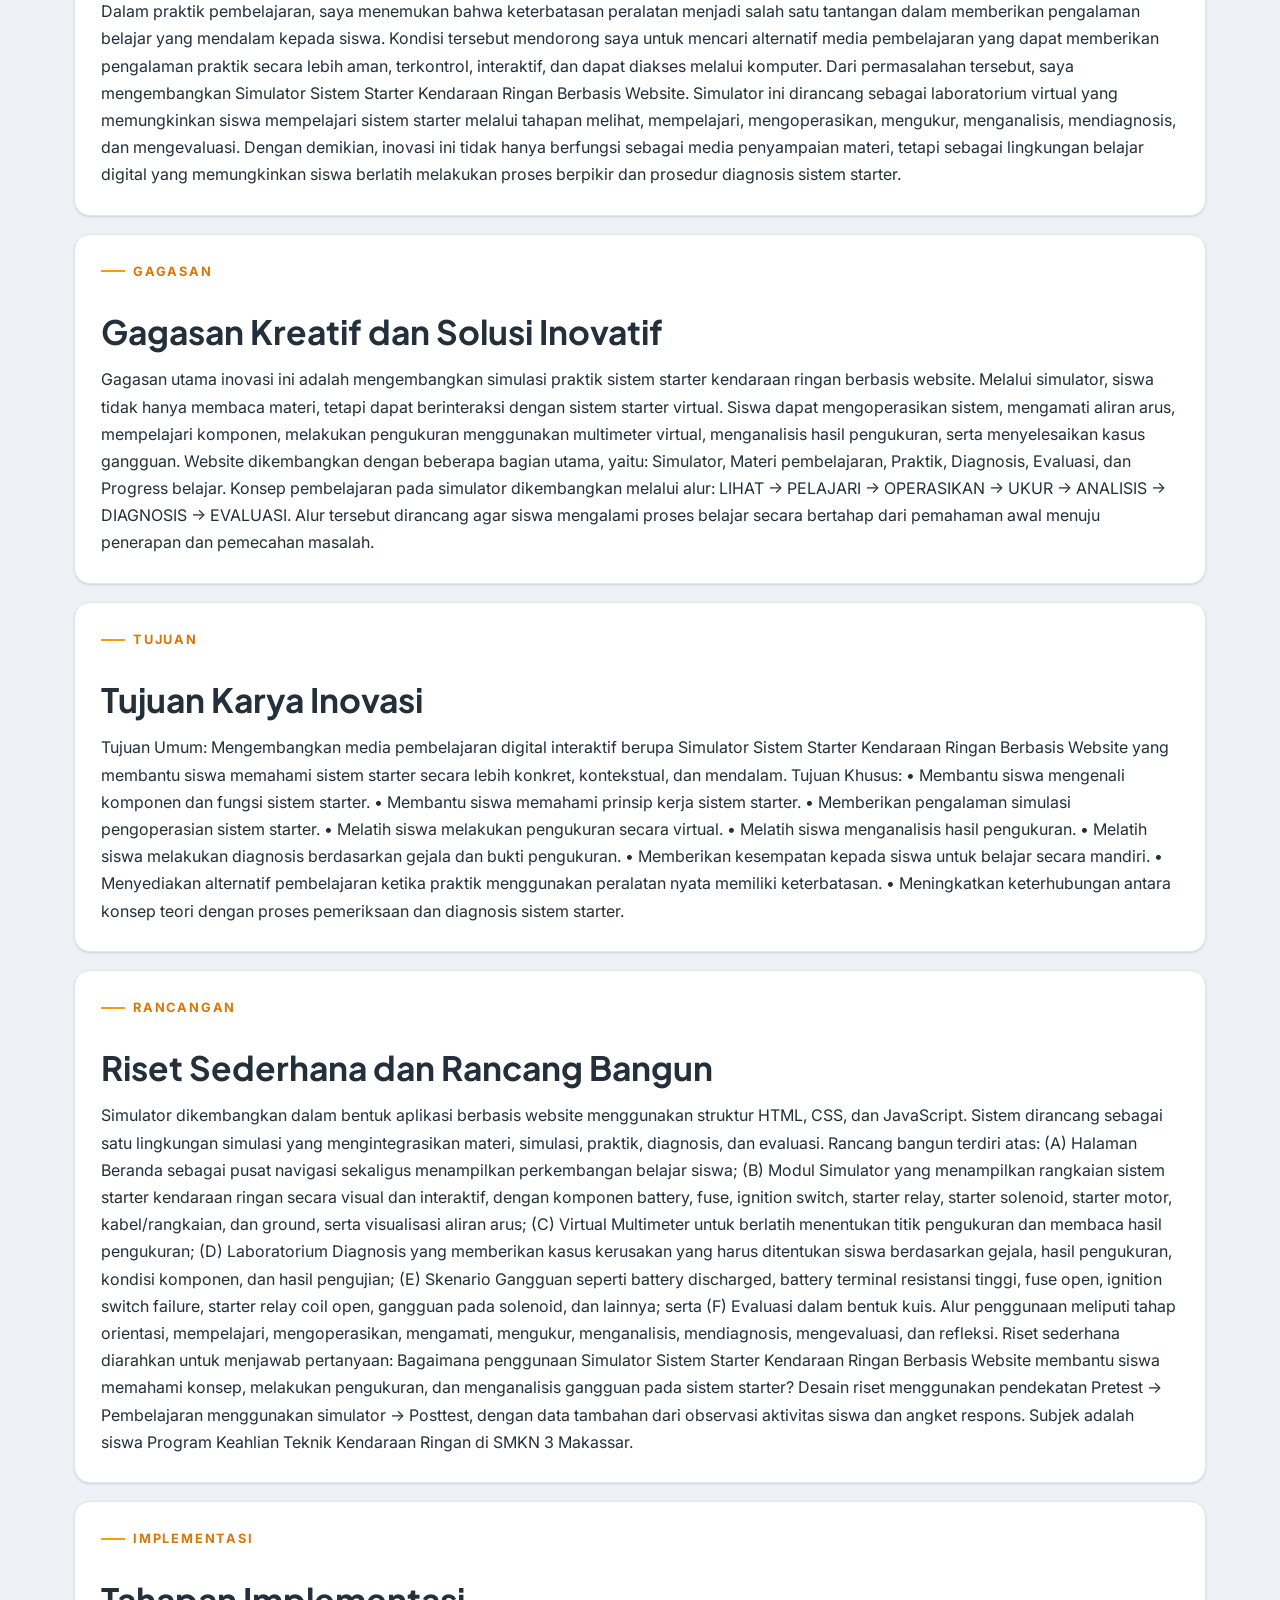
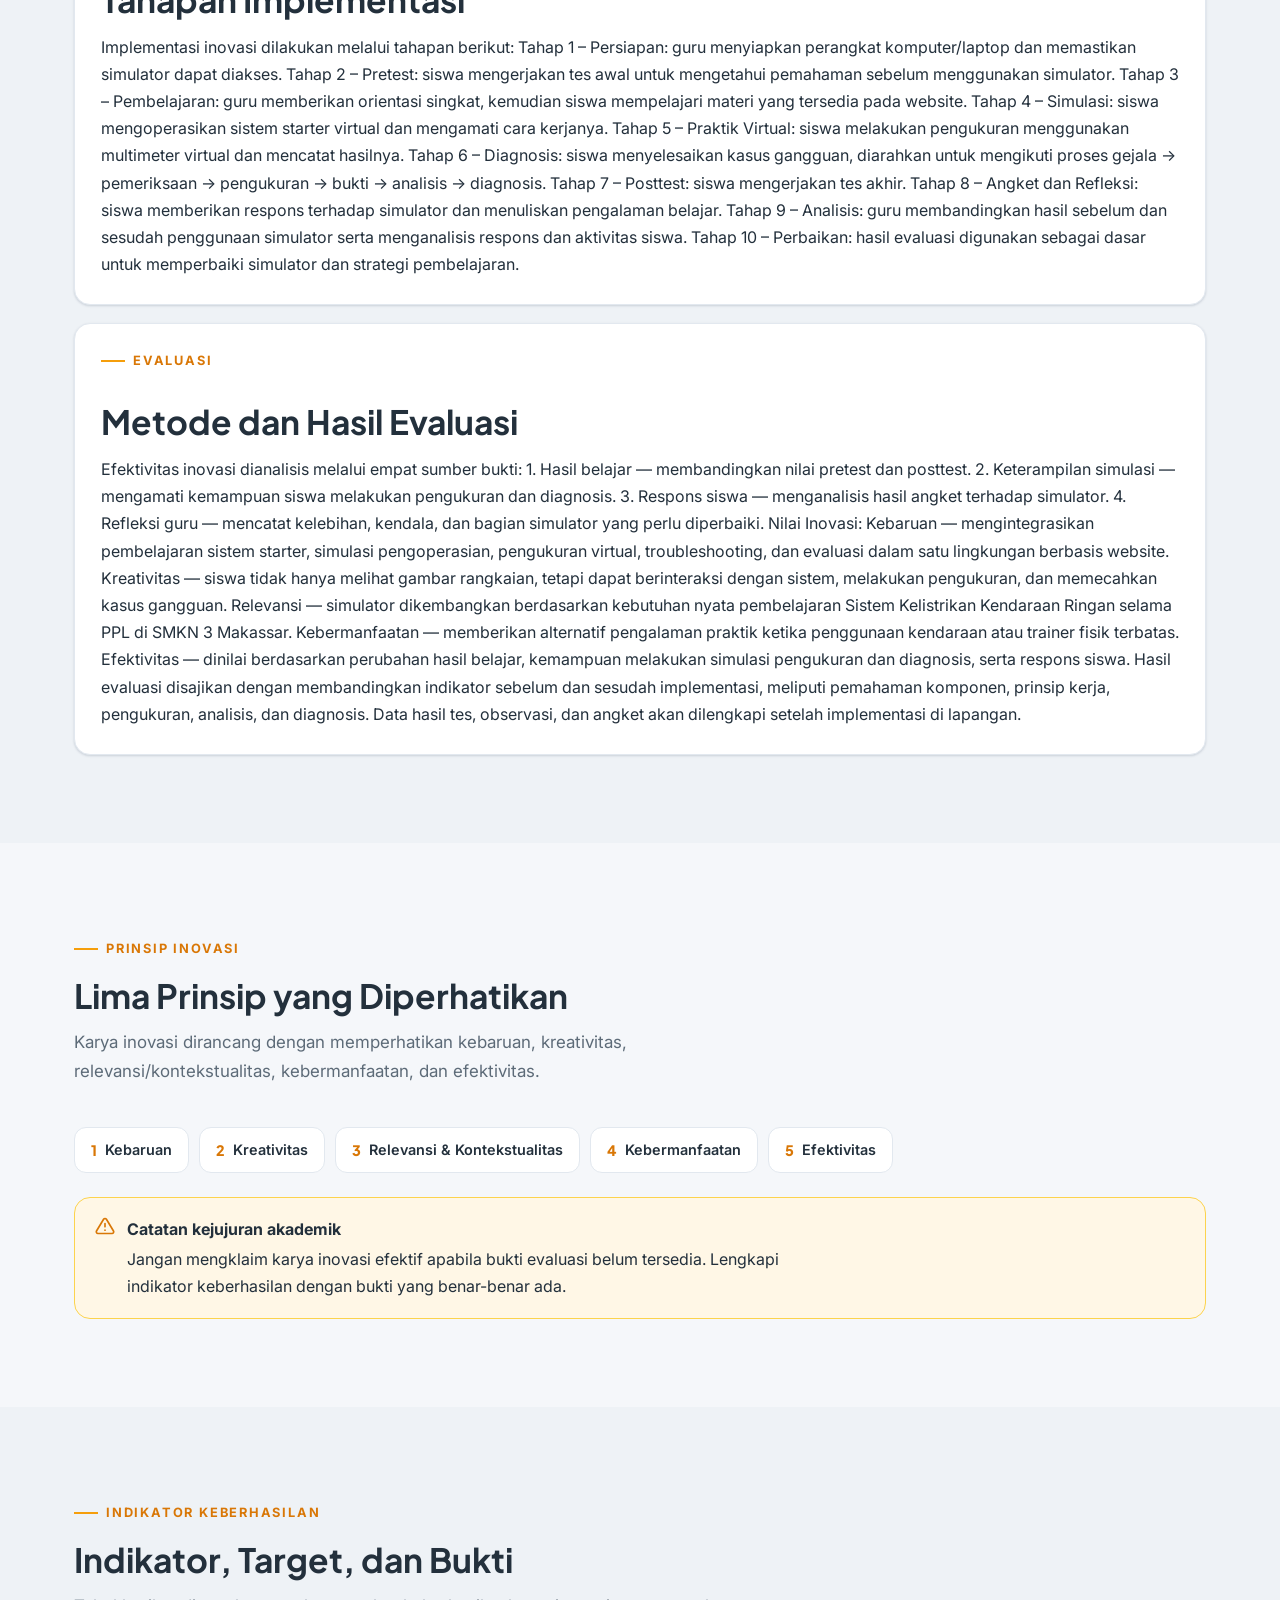
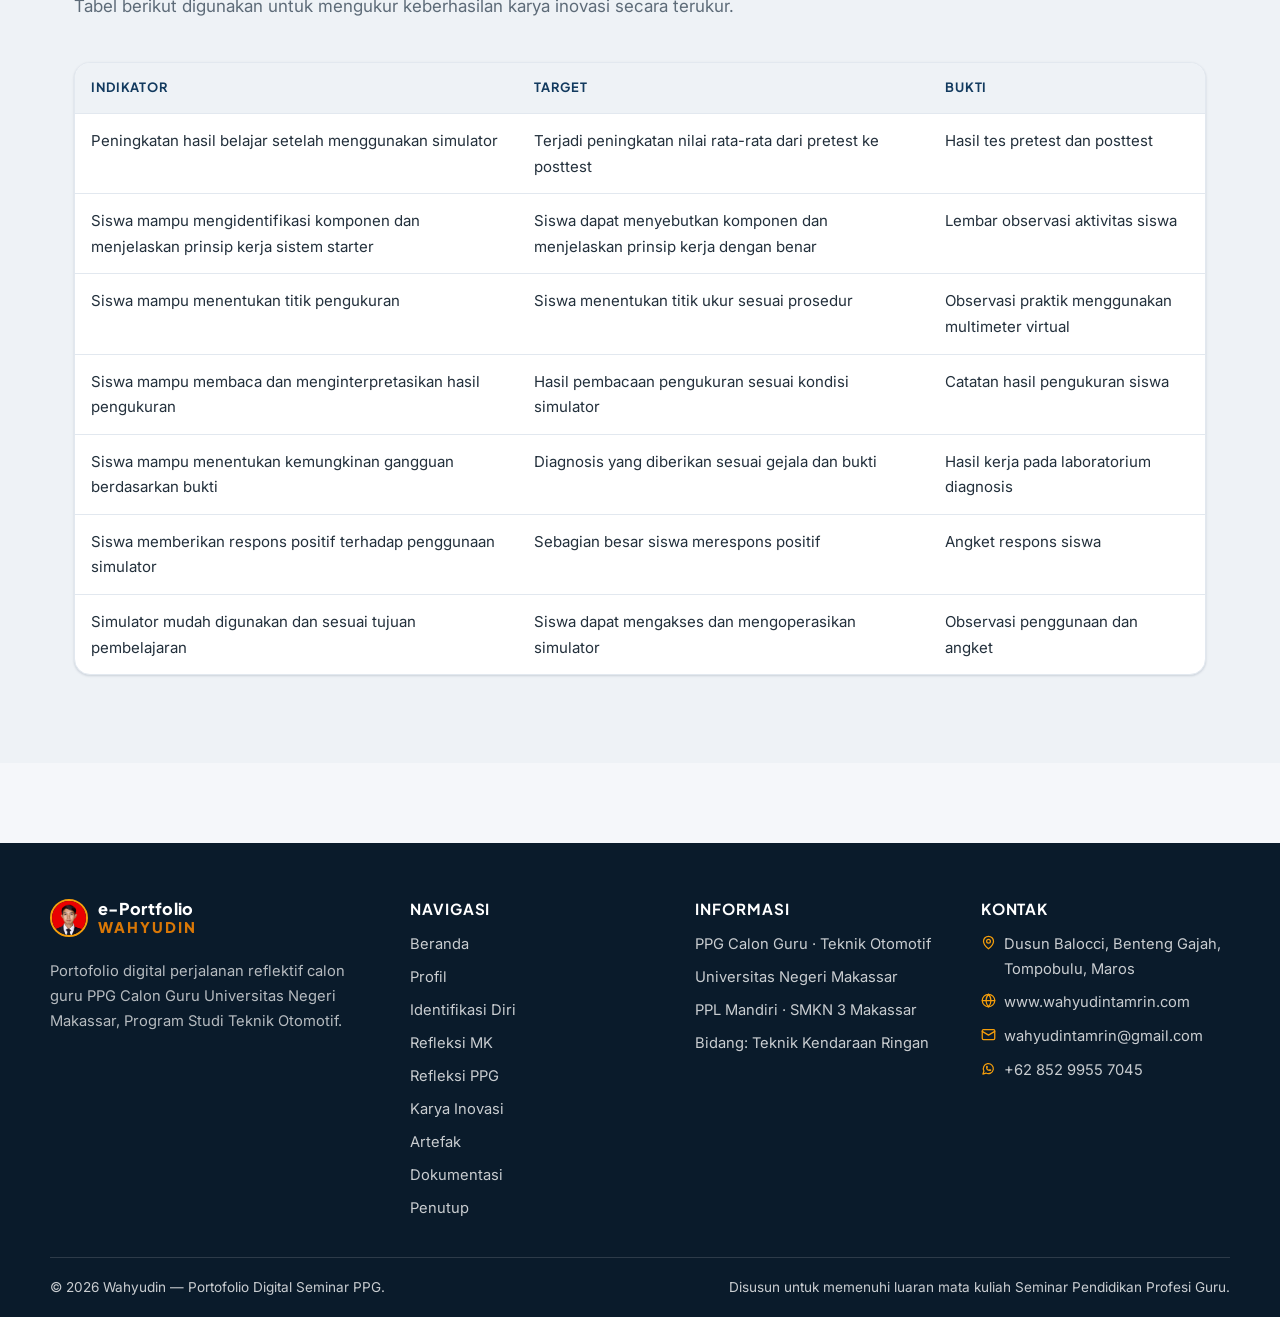
<file: karya-inovasi.html>
<!DOCTYPE html>
<html lang="id">
<head>
  <meta charset="utf-8">
  <meta name="viewport" content="width=device-width, initial-scale=1">
  <title>Karya Inovasi Pendidikan | Portofolio Digital Seminar PPG</title>
  <meta name="description" content="Desain karya inovasi pendidikan: latar belakang, gagasan, tujuan, rancangan, implementasi, evaluasi, dan indikator keberhasilan.">
  <meta name="author" content="Wahyudin">
  <link rel="icon" type="image/svg+xml" href="assets/img/favicon.svg">
  <link rel="preconnect" href="https://fonts.googleapis.com">
  <link rel="preconnect" href="https://fonts.gstatic.com" crossorigin>
  <link rel="stylesheet" href="https://fonts.googleapis.com/css2?family=Inter:wght@400;500;600;700&family=Plus+Jakarta+Sans:wght@600;700;800&display=swap">
  <link rel="stylesheet" href="assets/css/style.css">
</head>
<body data-page="karya">
  <main id="konten">
    <section class="page-hero">
      <div class="container page-hero__inner">
        <span class="chip chip--accent">LK 4</span>
        <h1>Karya Inovasi Pendidikan</h1>
        <p class="page-hero__lead">Desain karya inovatif yang disusun dari identifikasi kebutuhan pembelajaran hingga rencana evaluasi.</p>
      </div>
    </section>

    <section class="section">
      <div class="container">
        <div class="section-head">
          <span class="eyebrow">Alur Penyusunan</span>
          <h2>Dari Refleksi hingga Evaluasi</h2>
        </div>
        <ol class="flow reveal">
          <li><div class="flow__bd"><span>01</span><b>Refleksi</b></div></li>
          <li><div class="flow__bd"><span>02</span><b>Masalah / Kebutuhan</b></div></li>
          <li><div class="flow__bd"><span>03</span><b>Gagasan</b></div></li>
          <li><div class="flow__bd"><span>04</span><b>Tujuan</b></div></li>
          <li><div class="flow__bd"><span>05</span><b>Rancangan</b></div></li>
          <li><div class="flow__bd"><span>06</span><b>Implementasi</b></div></li>
          <li><div class="flow__bd"><span>07</span><b>Evaluasi</b></div></li>
        </ol>
      </div>
    </section>

    <section class="section section--tint">
      <div class="container stack">
        <article class="card section-block reveal">
          <span class="eyebrow">Judul Inovasi</span>
          <h2 data-write="karyaInovasi.judul"></h2>
          <div class="field"><span class="field__label">Sasaran / Pengguna</span><div data-write="karyaInovasi.sasaran"></div></div>
        </article>
        <article class="card section-block reveal" style="align-items:center;gap:14px;text-align:center">
          <h3 style="margin:0">Dokumen Karya Inovasi Pendidikan</h3>
          <p style="margin:0;max-width:520px">Unduh dokumen lengkap penyusunan karya inovasi dalam bentuk PDF (LK 4).</p>
          <a class="btn btn--navy" href="assets/artefak/Karya Inovasi Pendidikan – Simulator Sistem Starter Kendaraan Ringan Berbasis Website.pdf" download>
            <svg width="16" height="16" viewBox="0 0 24 24" fill="none" stroke="currentColor" stroke-width="2" stroke-linecap="round" stroke-linejoin="round"><path d="M21 15v4a2 2 0 0 1-2 2H5a2 2 0 0 1-2-2v-4"/><path d="M7 10l5 5 5-5"/><path d="M12 15V3"/></svg>
            Unduh Dokumen .pdf
          </a>
        </article>
        <article class="card section-block reveal">
          <span class="eyebrow">Latar Belakang</span>
          <h2>Masalah / Kebutuhan Nyata</h2>
          <div data-write="karyaInovasi.latarBelakang"></div>
        </article>
        <article class="card section-block reveal">
          <span class="eyebrow">Gagasan</span>
          <h2>Gagasan Kreatif dan Solusi Inovatif</h2>
          <div data-write="karyaInovasi.gagasan"></div>
        </article>
        <article class="card section-block reveal">
          <span class="eyebrow">Tujuan</span>
          <h2>Tujuan Karya Inovasi</h2>
          <div data-write="karyaInovasi.tujuan"></div>
        </article>
        <article class="card section-block reveal">
          <span class="eyebrow">Rancangan</span>
          <h2>Riset Sederhana dan Rancang Bangun</h2>
          <div data-write="karyaInovasi.rancangan"></div>
        </article>
        <article class="card section-block reveal">
          <span class="eyebrow">Implementasi</span>
          <h2>Tahapan Implementasi</h2>
          <div data-write="karyaInovasi.implementasi"></div>
        </article>
        <article class="card section-block reveal">
          <span class="eyebrow">Evaluasi</span>
          <h2>Metode dan Hasil Evaluasi</h2>
          <div data-write="karyaInovasi.evaluasi"></div>
        </article>
      </div>
    </section>

    <section class="section">
      <div class="container">
        <div class="section-head">
          <span class="eyebrow">Prinsip Inovasi</span>
          <h2>Lima Prinsip yang Diperhatikan</h2>
          <p class="lead">Karya inovasi dirancang dengan memperhatikan kebaruan, kreativitas, relevansi/kontekstualitas, kebermanfaatan, dan efektivitas.</p>
        </div>
        <div class="quicknav reveal">
          <a href="#indikator"><i>1</i> Kebaruan</a>
          <a href="#indikator"><i>2</i> Kreativitas</a>
          <a href="#indikator"><i>3</i> Relevansi &amp; Kontekstualitas</a>
          <a href="#indikator"><i>4</i> Kebermanfaatan</a>
          <a href="#indikator"><i>5</i> Efektivitas</a>
        </div>
        <div class="alert reveal" style="margin-top:24px">
          <svg width="20" height="20" viewBox="0 0 24 24" fill="none" stroke="currentColor" stroke-width="2" stroke-linecap="round" stroke-linejoin="round"><path d="M10.3 3.9 1.8 18a2 2 0 0 0 1.7 3h17a2 2 0 0 0 1.7-3L13.7 3.9a2 2 0 0 0-3.4 0z"/><path d="M12 9v4M12 17h.01"/></svg>
          <div><b>Catatan kejujuran akademik</b><p>Jangan mengklaim karya inovasi efektif apabila bukti evaluasi belum tersedia. Lengkapi indikator keberhasilan dengan bukti yang benar-benar ada.</p></div>
        </div>
      </div>
    </section>

    <section class="section section--tint" id="indikator">
      <div class="container">
        <div class="section-head">
          <span class="eyebrow">Indikator Keberhasilan</span>
          <h2>Indikator, Target, dan Bukti</h2>
          <p class="lead">Tabel berikut digunakan untuk mengukur keberhasilan karya inovasi secara terukur.</p>
        </div>
        <div data-indikator class="reveal"></div>
      </div>
    </section>
  </main>

  <script src="assets/js/data.js"></script>
  <script src="assets/js/site.js"></script>
  <script src="assets/js/main.js"></script>
  <script src="assets/js/components.js"></script>
</body>
</html>
</file>
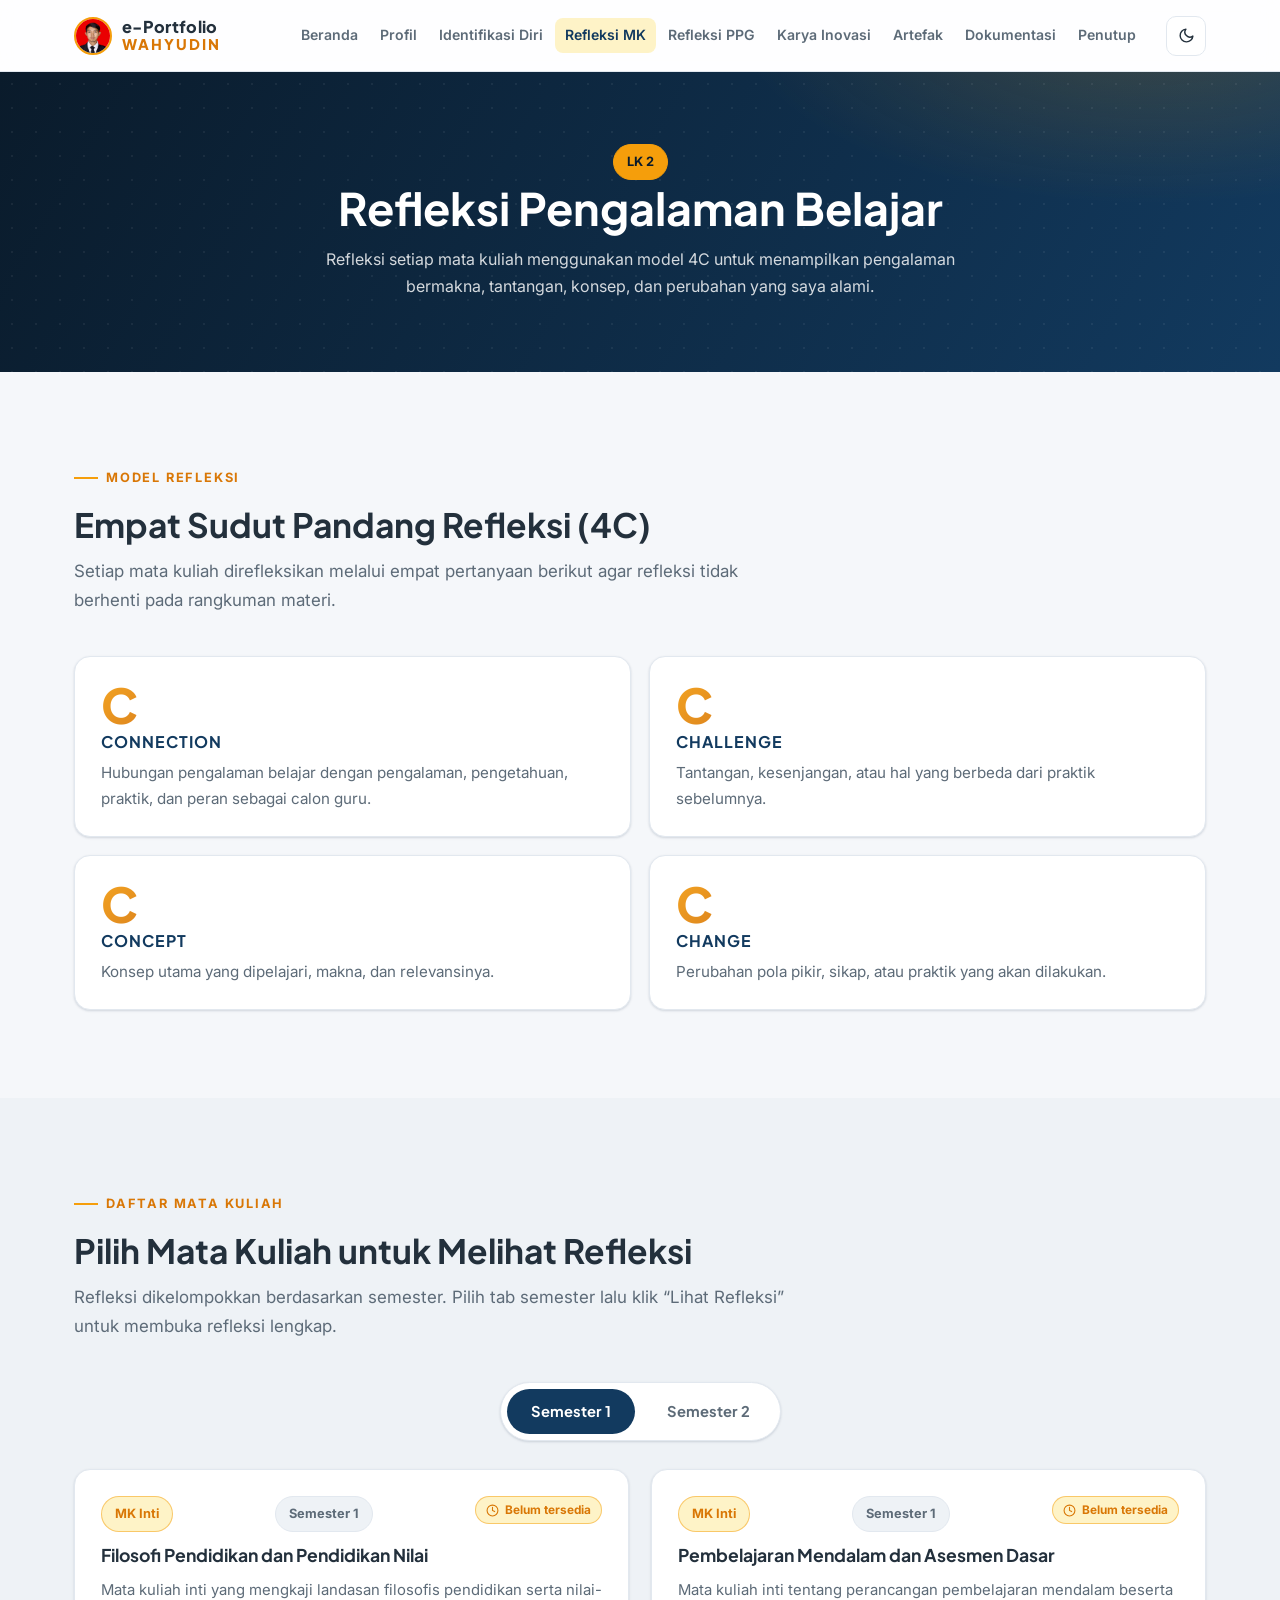
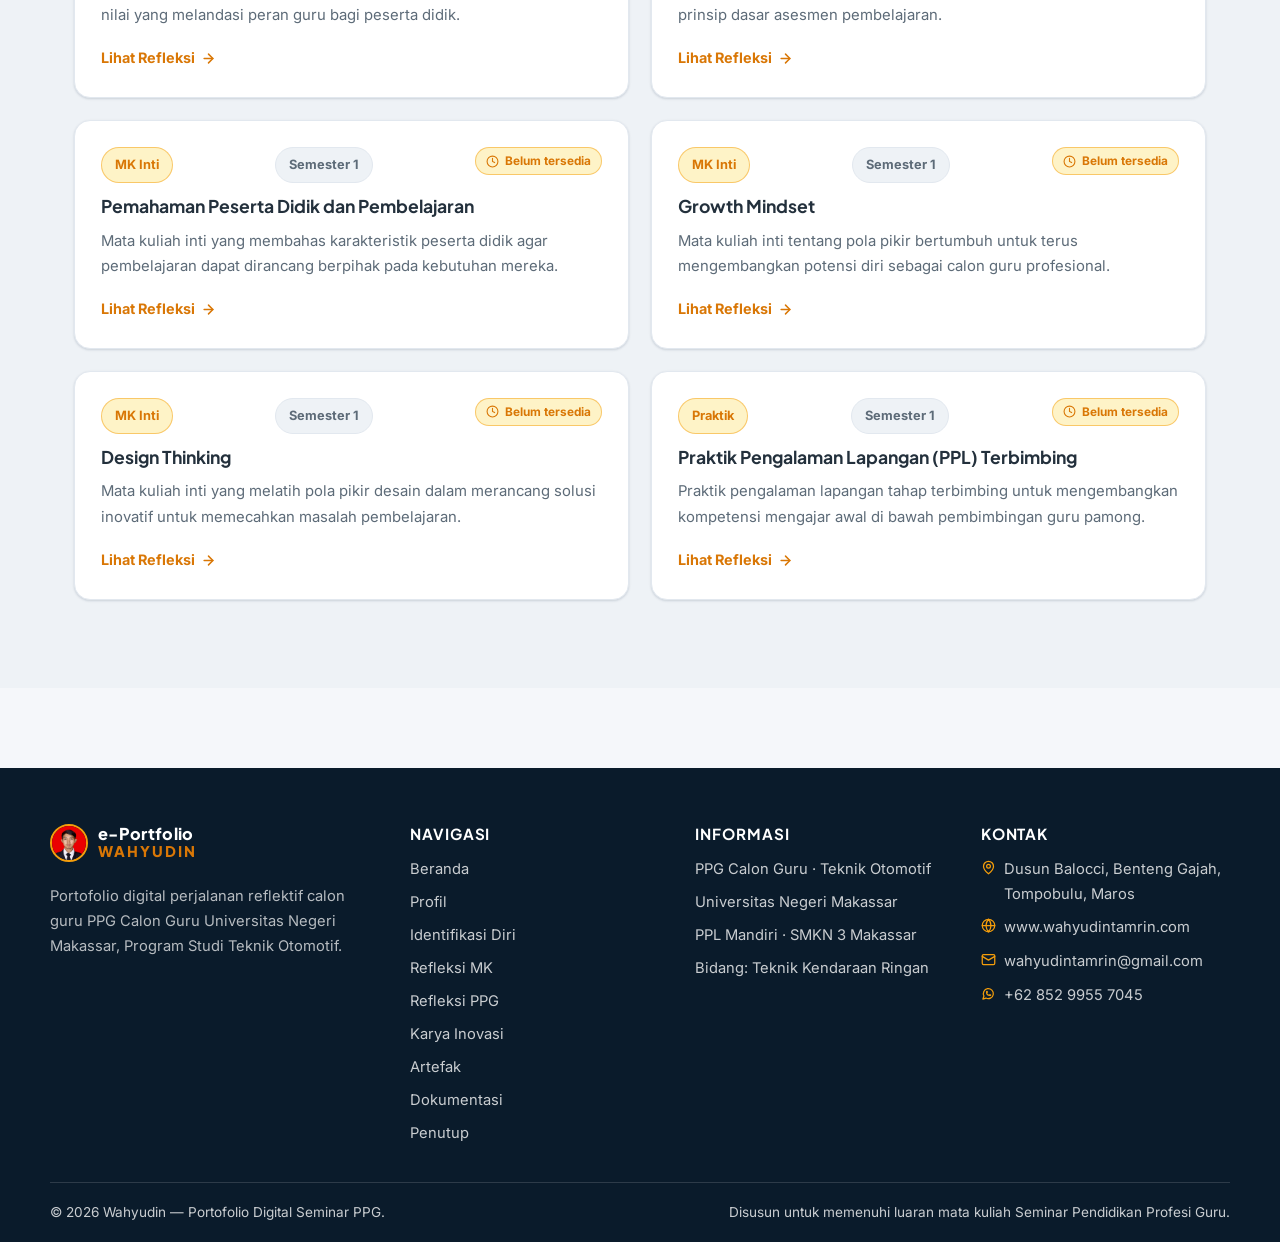
<file: refleksi-mata-kuliah.html>
<!DOCTYPE html>
<html lang="id">
<head>
  <meta charset="utf-8">
  <meta name="viewport" content="width=device-width, initial-scale=1">
  <title>Refleksi Pengalaman Belajar | Portofolio Digital Seminar PPG</title>
  <meta name="description" content="Refleksi pengalaman belajar setiap mata kuliah PPG dengan model 4C: Connection, Challenge, Concept, Change.">
  <meta name="author" content="Wahyudin">
  <link rel="icon" type="image/svg+xml" href="assets/img/favicon.svg">
  <link rel="preconnect" href="https://fonts.googleapis.com">
  <link rel="preconnect" href="https://fonts.gstatic.com" crossorigin>
  <link rel="stylesheet" href="https://fonts.googleapis.com/css2?family=Inter:wght@400;500;600;700&family=Plus+Jakarta+Sans:wght@600;700;800&display=swap">
  <link rel="stylesheet" href="assets/css/style.css">
</head>
<body data-page="refleksi">
  <main id="konten">
    <section class="page-hero">
      <div class="container page-hero__inner">
        <span class="chip chip--accent">LK 2</span>
        <h1>Refleksi Pengalaman Belajar</h1>
        <p class="page-hero__lead">Refleksi setiap mata kuliah menggunakan model 4C untuk menampilkan pengalaman bermakna, tantangan, konsep, dan perubahan yang saya alami.</p>
      </div>
    </section>

    <section class="section">
      <div class="container">
        <div class="section-head">
          <span class="eyebrow">Model Refleksi</span>
          <h2>Empat Sudut Pandang Refleksi (4C)</h2>
          <p class="lead">Setiap mata kuliah direfleksikan melalui empat pertanyaan berikut agar refleksi tidak berhenti pada rangkuman materi.</p>
        </div>
        <div class="four-c reveal">
          <div class="c-card">
            <span class="c-card__letter">C</span>
            <h3>Connection</h3>
            <p>Hubungan pengalaman belajar dengan pengalaman, pengetahuan, praktik, dan peran sebagai calon guru.</p>
          </div>
          <div class="c-card">
            <span class="c-card__letter">C</span>
            <h3>Challenge</h3>
            <p>Tantangan, kesenjangan, atau hal yang berbeda dari praktik sebelumnya.</p>
          </div>
          <div class="c-card">
            <span class="c-card__letter">C</span>
            <h3>Concept</h3>
            <p>Konsep utama yang dipelajari, makna, dan relevansinya.</p>
          </div>
          <div class="c-card">
            <span class="c-card__letter">C</span>
            <h3>Change</h3>
            <p>Perubahan pola pikir, sikap, atau praktik yang akan dilakukan.</p>
          </div>
        </div>
      </div>
    </section>

    <section class="section section--tint" data-mk-view="list">
      <div class="container">
        <div class="section-head">
          <span class="eyebrow">Daftar Mata Kuliah</span>
          <h2>Pilih Mata Kuliah untuk Melihat Refleksi</h2>
          <p class="lead">Refleksi dikelompokkan berdasarkan semester. Pilih tab semester lalu klik &ldquo;Lihat Refleksi&rdquo; untuk membuka refleksi lengkap.</p>
        </div>
        <div class="mk-tabs" data-mk-tabs role="tablist" aria-label="Filter berdasarkan semester">
          <button class="mk-tab is-active" type="button" role="tab" aria-selected="true" data-semester="1">Semester 1</button>
          <button class="mk-tab" type="button" role="tab" aria-selected="false" data-semester="2">Semester 2</button>
        </div>
        <div class="grid grid--2" data-mk-list></div>
      </div>
    </section>

    <section class="section" data-mk-view="detail" hidden>
      <div class="container" data-mk-detail></div>
    </section>
  </main>

  <script src="assets/js/data.js"></script>
  <script src="assets/js/site.js"></script>
  <script src="assets/js/main.js"></script>
  <script src="assets/js/components.js"></script>
</body>
</html>
</file>
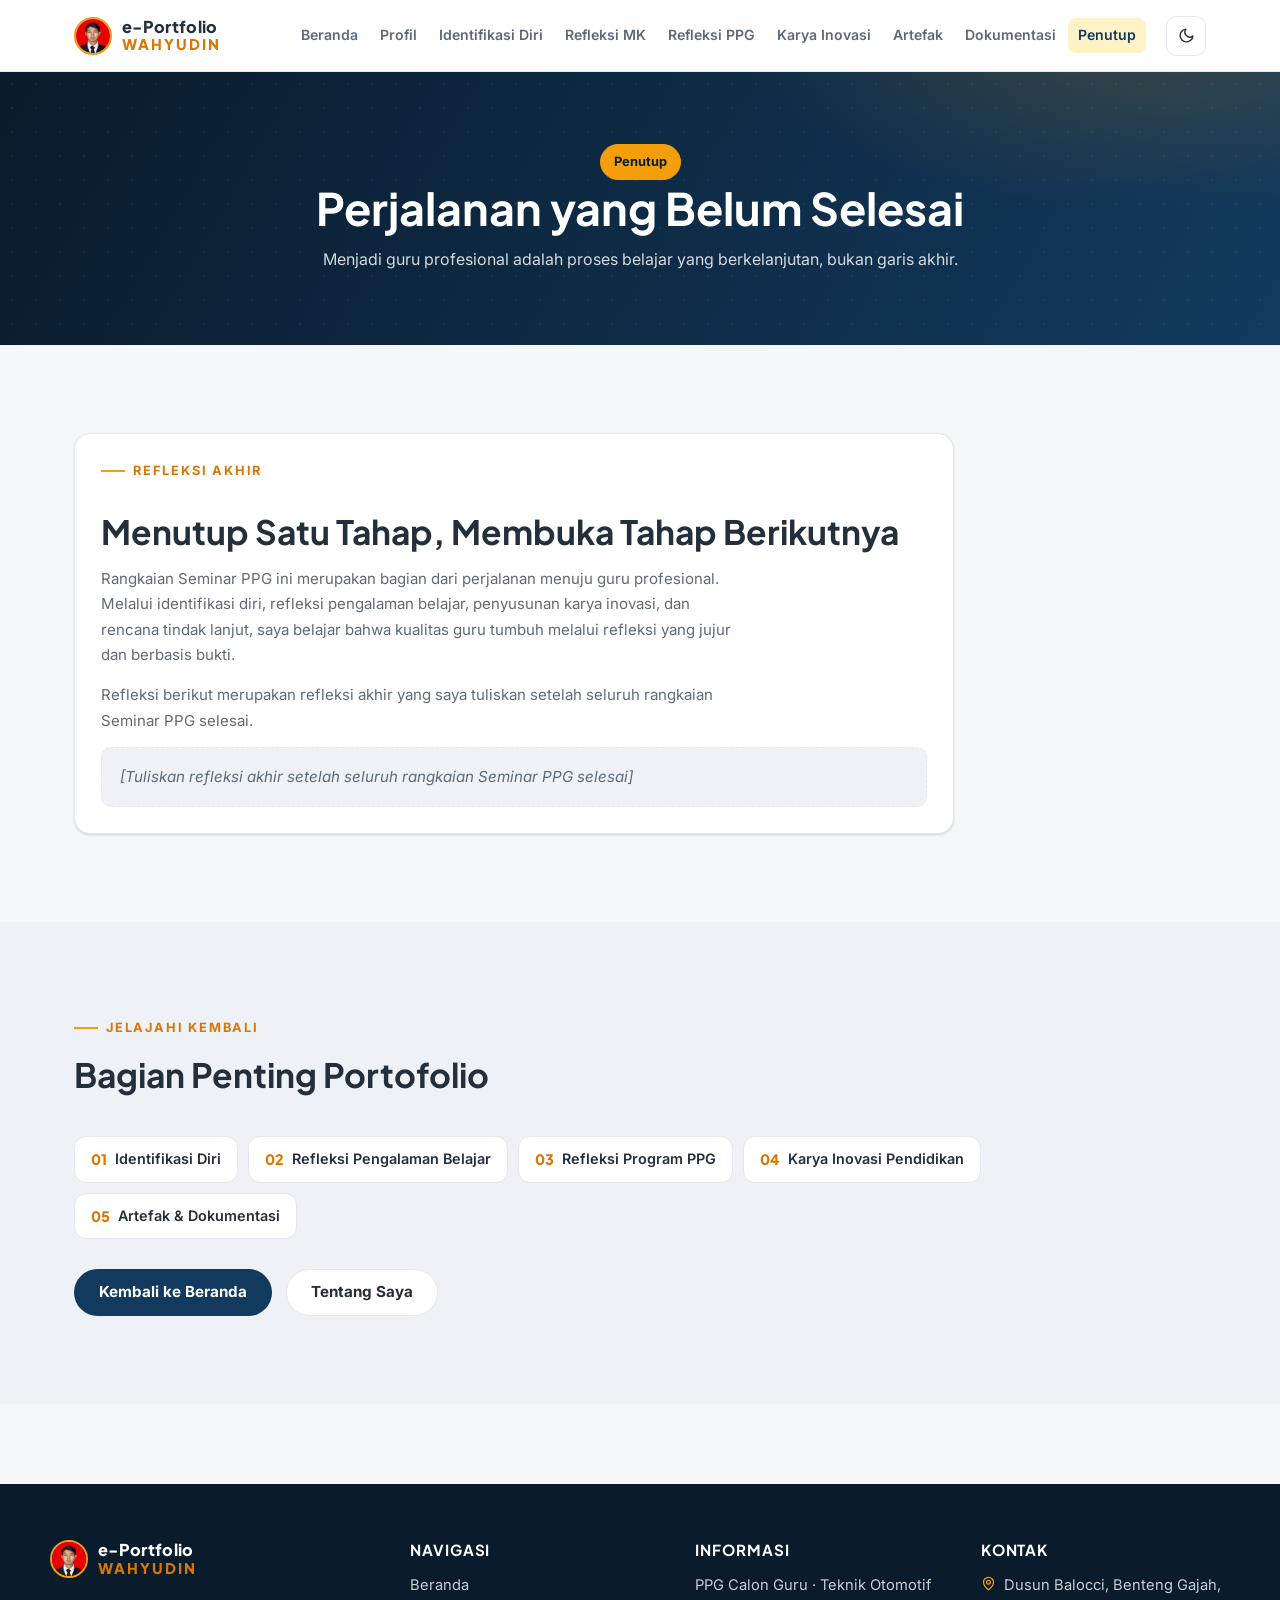
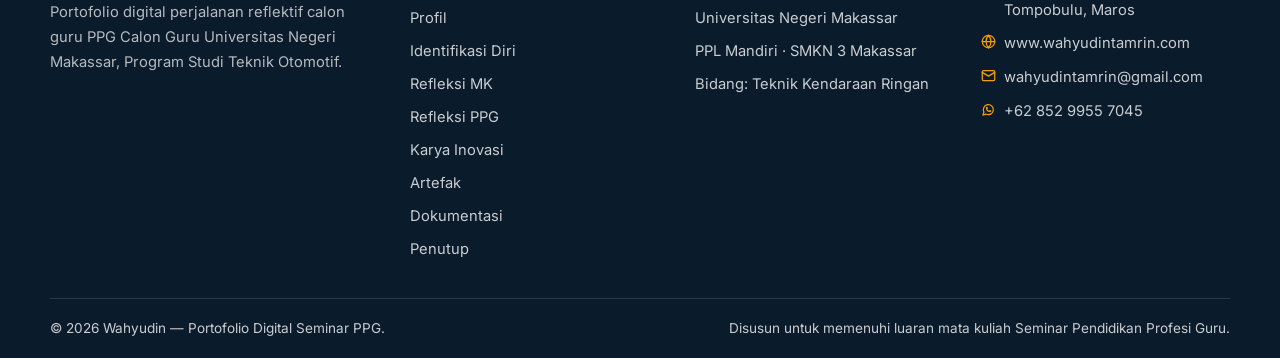
<file: refleksi-penutup.html>
<!DOCTYPE html>
<html lang="id">
<head>
  <meta charset="utf-8">
  <meta name="viewport" content="width=device-width, initial-scale=1">
  <title>Refleksi Penutup | Portofolio Digital Seminar PPG</title>
  <meta name="description" content="Refleksi penutup: perjalanan yang belum selesai menuju guru profesional yang terus belajar.">
  <meta name="author" content="Wahyudin">
  <link rel="icon" type="image/svg+xml" href="assets/img/favicon.svg">
  <link rel="preconnect" href="https://fonts.googleapis.com">
  <link rel="preconnect" href="https://fonts.gstatic.com" crossorigin>
  <link rel="stylesheet" href="https://fonts.googleapis.com/css2?family=Inter:wght@400;500;600;700&family=Plus+Jakarta+Sans:wght@600;700;800&display=swap">
  <link rel="stylesheet" href="assets/css/style.css">
</head>
<body data-page="penutup">
  <main id="konten">
    <section class="page-hero">
      <div class="container page-hero__inner">
        <span class="chip chip--accent">Penutup</span>
        <h1>Perjalanan yang Belum Selesai</h1>
        <p class="page-hero__lead">Menjadi guru profesional adalah proses belajar yang berkelanjutan, bukan garis akhir.</p>
      </div>
    </section>

    <section class="section">
      <div class="container">
        <article class="card section-block reveal" style="max-width:880px">
          <span class="eyebrow">Refleksi Akhir</span>
          <h2>Menutup Satu Tahap, Membuka Tahap Berikutnya</h2>
          <p>Rangkaian Seminar PPG ini merupakan bagian dari perjalanan menuju guru profesional. Melalui identifikasi diri, refleksi pengalaman belajar, penyusunan karya inovasi, dan rencana tindak lanjut, saya belajar bahwa kualitas guru tumbuh melalui refleksi yang jujur dan berbasis bukti.</p>
          <p>Refleksi berikut merupakan refleksi akhir yang saya tuliskan setelah seluruh rangkaian Seminar PPG selesai.</p>
          <div data-write="penutup"></div>
        </article>
      </div>
    </section>

    <section class="section section--tint">
      <div class="container">
        <div class="section-head">
          <span class="eyebrow">Jelajahi Kembali</span>
          <h2>Bagian Penting Portofolio</h2>
        </div>
        <div class="quicknav reveal">
          <a href="identifikasi-diri.html"><i>01</i> Identifikasi Diri</a>
          <a href="refleksi-mata-kuliah.html"><i>02</i> Refleksi Pengalaman Belajar</a>
          <a href="refleksi-program-ppg.html"><i>03</i> Refleksi Program PPG</a>
          <a href="karya-inovasi.html"><i>04</i> Karya Inovasi Pendidikan</a>
          <a href="artefak-dokumentasi.html"><i>05</i> Artefak &amp; Dokumentasi</a>
        </div>
        <div class="hero__cta" style="margin-top:30px">
          <a class="btn btn--navy" href="index.html">Kembali ke Beranda</a>
          <a class="btn btn--outline" href="tentang.html">Tentang Saya</a>
        </div>
      </div>
    </section>
  </main>

  <script src="assets/js/data.js"></script>
  <script src="assets/js/site.js"></script>
  <script src="assets/js/main.js"></script>
  <script src="assets/js/components.js"></script>
</body>
</html>
</file>
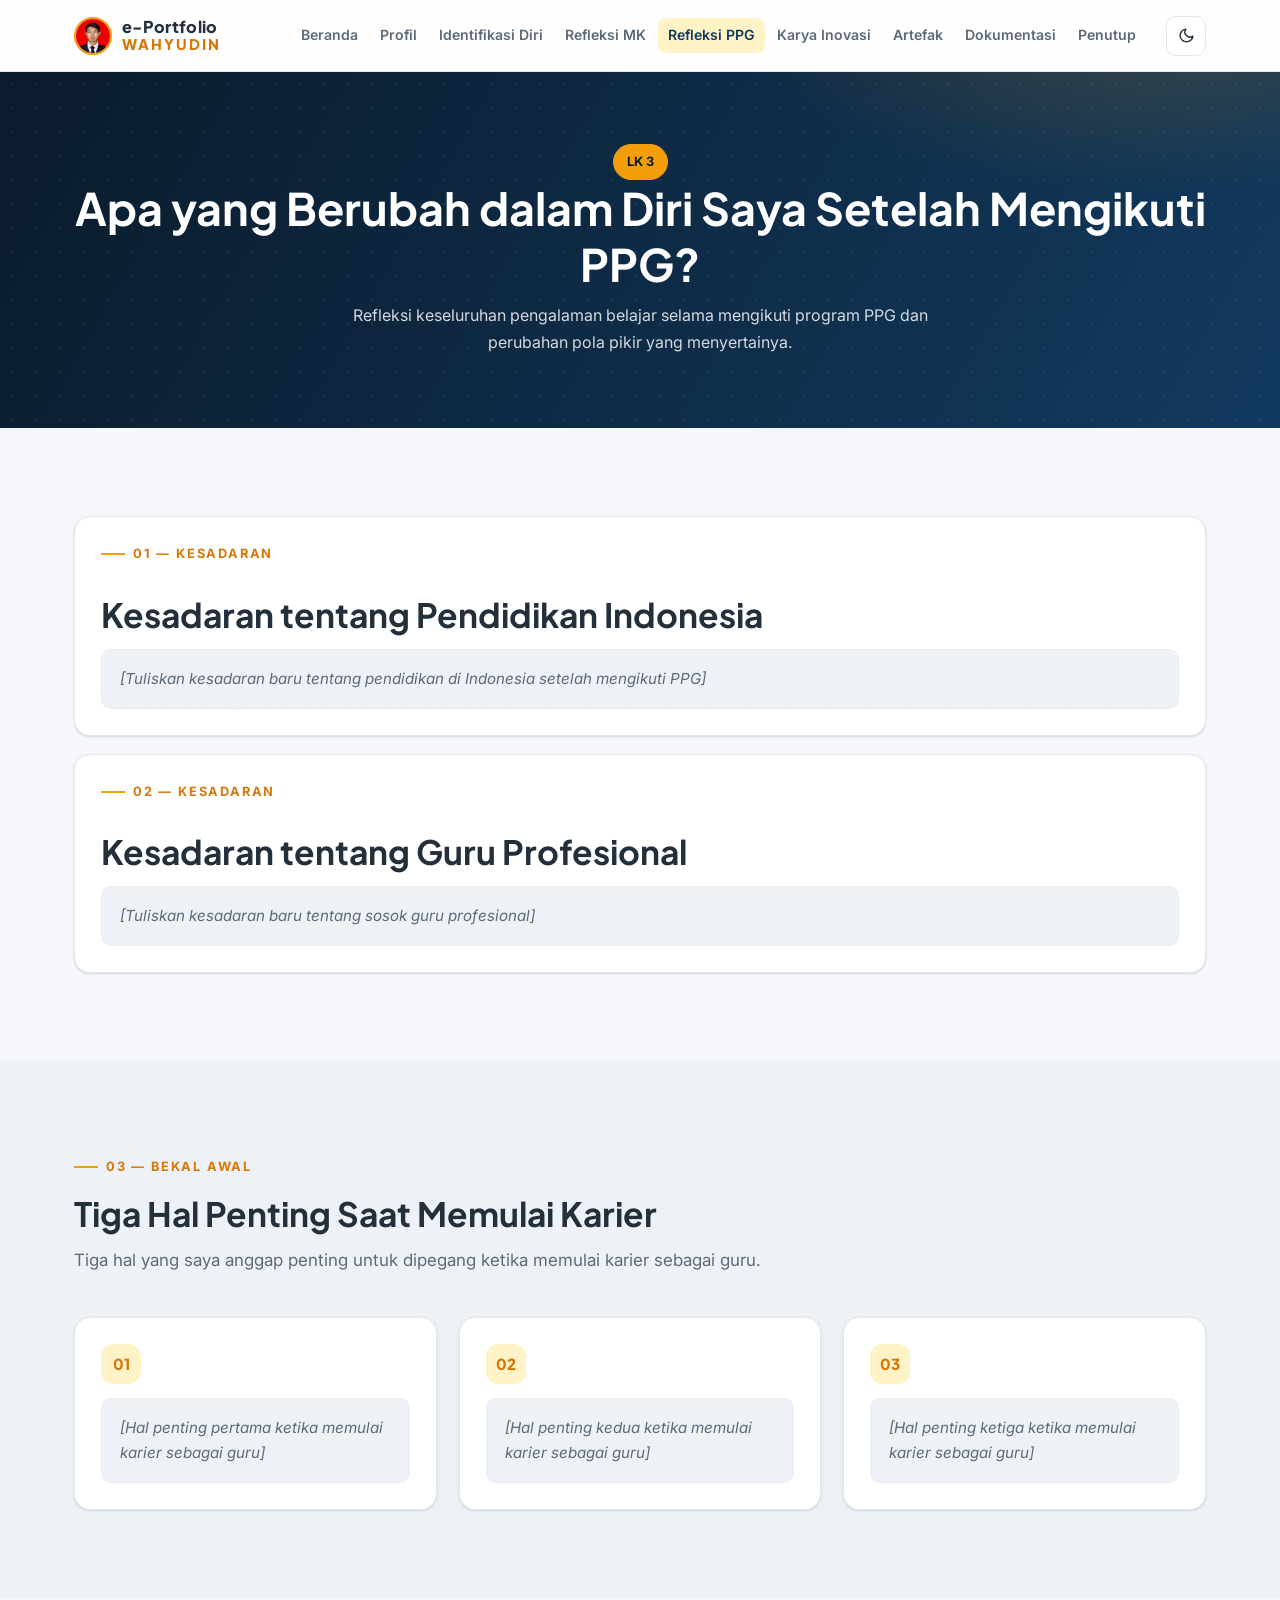
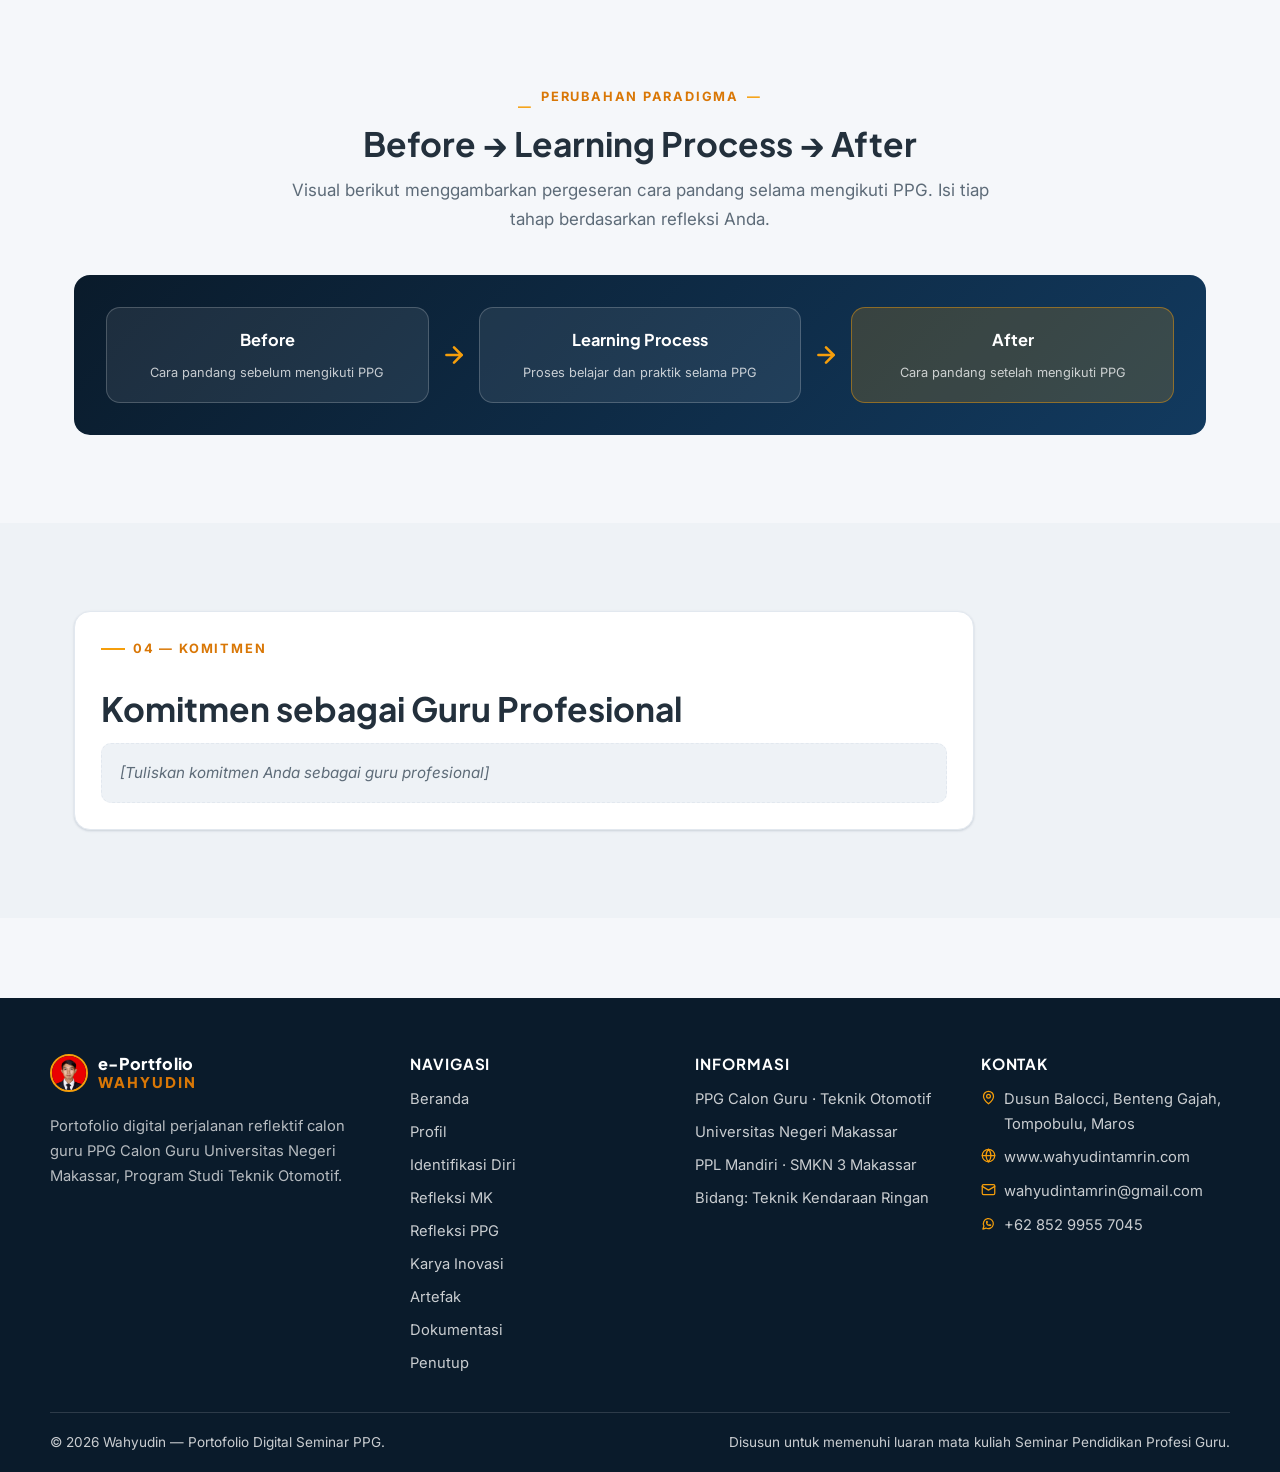
<file: refleksi-program-ppg.html>
<!DOCTYPE html>
<html lang="id">
<head>
  <meta charset="utf-8">
  <meta name="viewport" content="width=device-width, initial-scale=1">
  <title>Refleksi Program PPG | Portofolio Digital Seminar PPG</title>
  <meta name="description" content="Apa yang berubah dalam diri saya setelah mengikuti PPG: kesadaran tentang pendidikan, guru profesional, tiga hal penting, dan komitmen.">
  <meta name="author" content="Wahyudin">
  <link rel="icon" type="image/svg+xml" href="assets/img/favicon.svg">
  <link rel="preconnect" href="https://fonts.googleapis.com">
  <link rel="preconnect" href="https://fonts.gstatic.com" crossorigin>
  <link rel="stylesheet" href="https://fonts.googleapis.com/css2?family=Inter:wght@400;500;600;700&family=Plus+Jakarta+Sans:wght@600;700;800&display=swap">
  <link rel="stylesheet" href="assets/css/style.css">
</head>
<body data-page="program">
  <main id="konten">
    <section class="page-hero">
      <div class="container page-hero__inner">
        <span class="chip chip--accent">LK 3</span>
        <h1>Apa yang Berubah dalam Diri Saya Setelah Mengikuti PPG?</h1>
        <p class="page-hero__lead">Refleksi keseluruhan pengalaman belajar selama mengikuti program PPG dan perubahan pola pikir yang menyertainya.</p>
      </div>
    </section>

    <section class="section">
      <div class="container stack">
        <article class="card section-block reveal">
          <span class="eyebrow">01 &mdash; Kesadaran</span>
          <h2>Kesadaran tentang Pendidikan Indonesia</h2>
          <div data-write="refleksiProgram.pendidikan"></div>
        </article>
        <article class="card section-block reveal">
          <span class="eyebrow">02 &mdash; Kesadaran</span>
          <h2>Kesadaran tentang Guru Profesional</h2>
          <div data-write="refleksiProgram.guruProfesional"></div>
        </article>
      </div>
    </section>

    <section class="section section--tint">
      <div class="container">
        <div class="section-head">
          <span class="eyebrow">03 &mdash; Bekal Awal</span>
          <h2>Tiga Hal Penting Saat Memulai Karier</h2>
          <p class="lead">Tiga hal yang saya anggap penting untuk dipegang ketika memulai karier sebagai guru.</p>
        </div>
        <div class="grid grid--3" data-tigahal></div>
      </div>
    </section>

    <section class="section">
      <div class="container">
        <div class="section-head center">
          <span class="eyebrow">Perubahan Paradigma</span>
          <h2>Before &rarr; Learning Process &rarr; After</h2>
          <p class="lead">Visual berikut menggambarkan pergeseran cara pandang selama mengikuti PPG. Isi tiap tahap berdasarkan refleksi Anda.</p>
        </div>
        <div class="solution reveal">
          <div class="solution__col solution__col--mid">
            <b>Before</b>
            <span>Cara pandang sebelum mengikuti PPG</span>
          </div>
          <div class="solution__arrow" aria-hidden="true">
            <svg width="26" height="26" viewBox="0 0 24 24" fill="none" stroke="currentColor" stroke-width="2.4" stroke-linecap="round" stroke-linejoin="round"><path d="M5 12h14"/><path d="m12 5 7 7-7 7"/></svg>
          </div>
          <div class="solution__col solution__col--mid">
            <b>Learning Process</b>
            <span>Proses belajar dan praktik selama PPG</span>
          </div>
          <div class="solution__arrow" aria-hidden="true">
            <svg width="26" height="26" viewBox="0 0 24 24" fill="none" stroke="currentColor" stroke-width="2.4" stroke-linecap="round" stroke-linejoin="round"><path d="M5 12h14"/><path d="m12 5 7 7-7 7"/></svg>
          </div>
          <div class="solution__col solution__col--end">
            <b>After</b>
            <span>Cara pandang setelah mengikuti PPG</span>
          </div>
        </div>
      </div>
    </section>

    <section class="section section--tint">
      <div class="container">
        <article class="card section-block reveal" style="max-width:900px">
          <span class="eyebrow">04 &mdash; Komitmen</span>
          <h2>Komitmen sebagai Guru Profesional</h2>
          <div data-write="refleksiProgram.komitmen"></div>
        </article>
      </div>
    </section>
  </main>

  <script src="assets/js/data.js"></script>
  <script src="assets/js/site.js"></script>
  <script src="assets/js/main.js"></script>
  <script src="assets/js/components.js"></script>
</body>
</html>
</file>
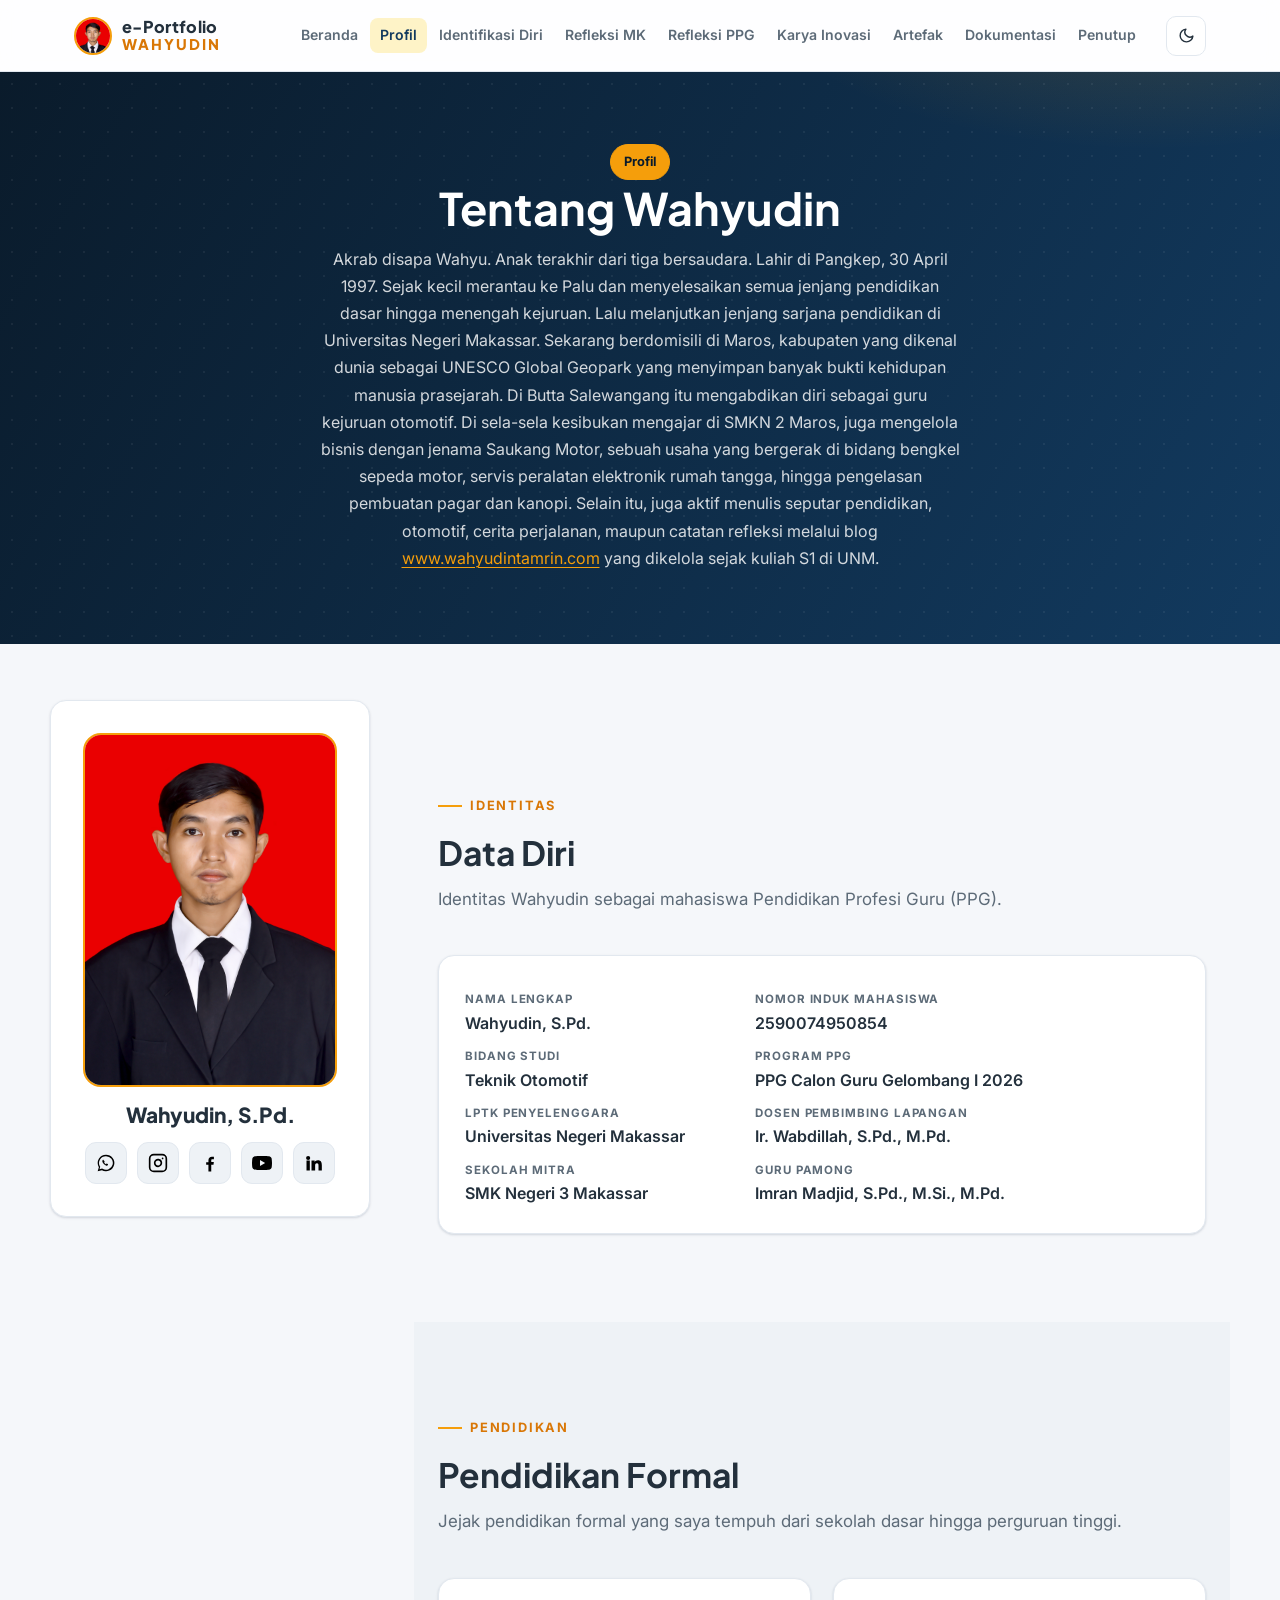
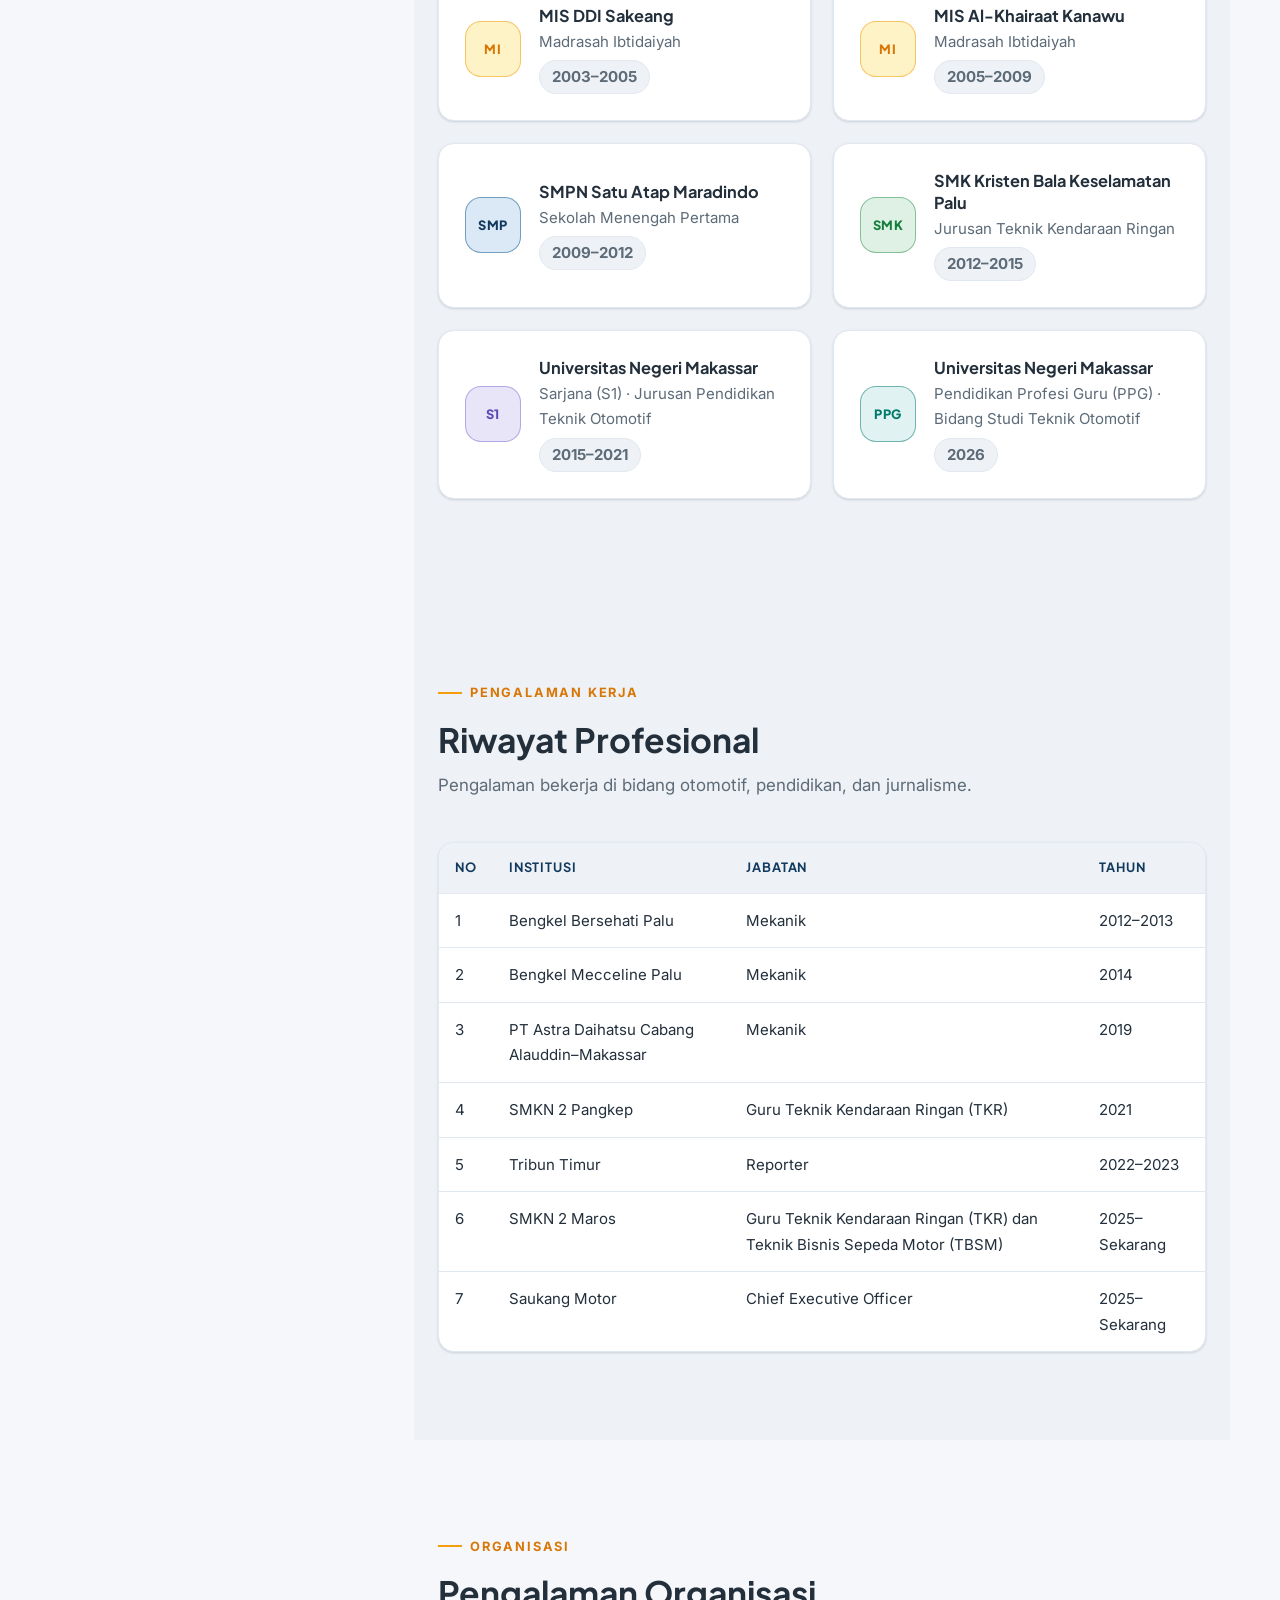
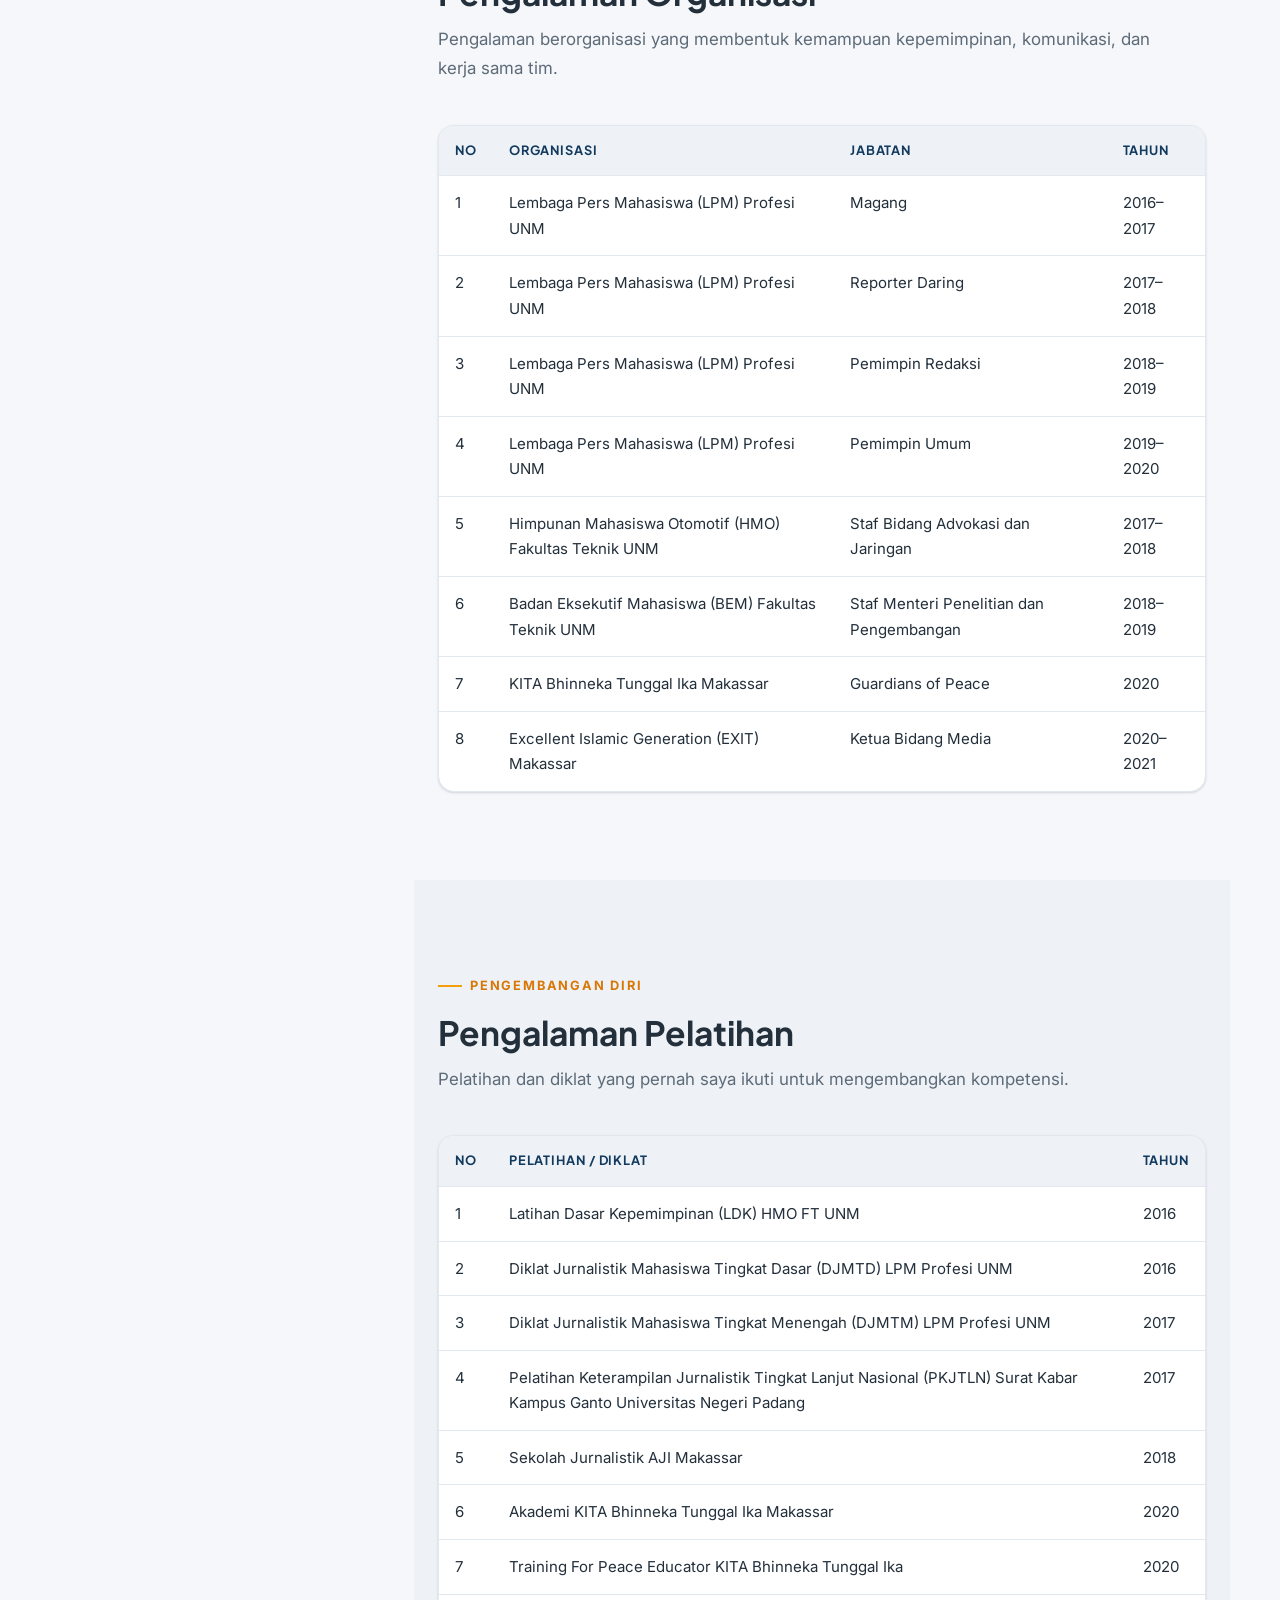
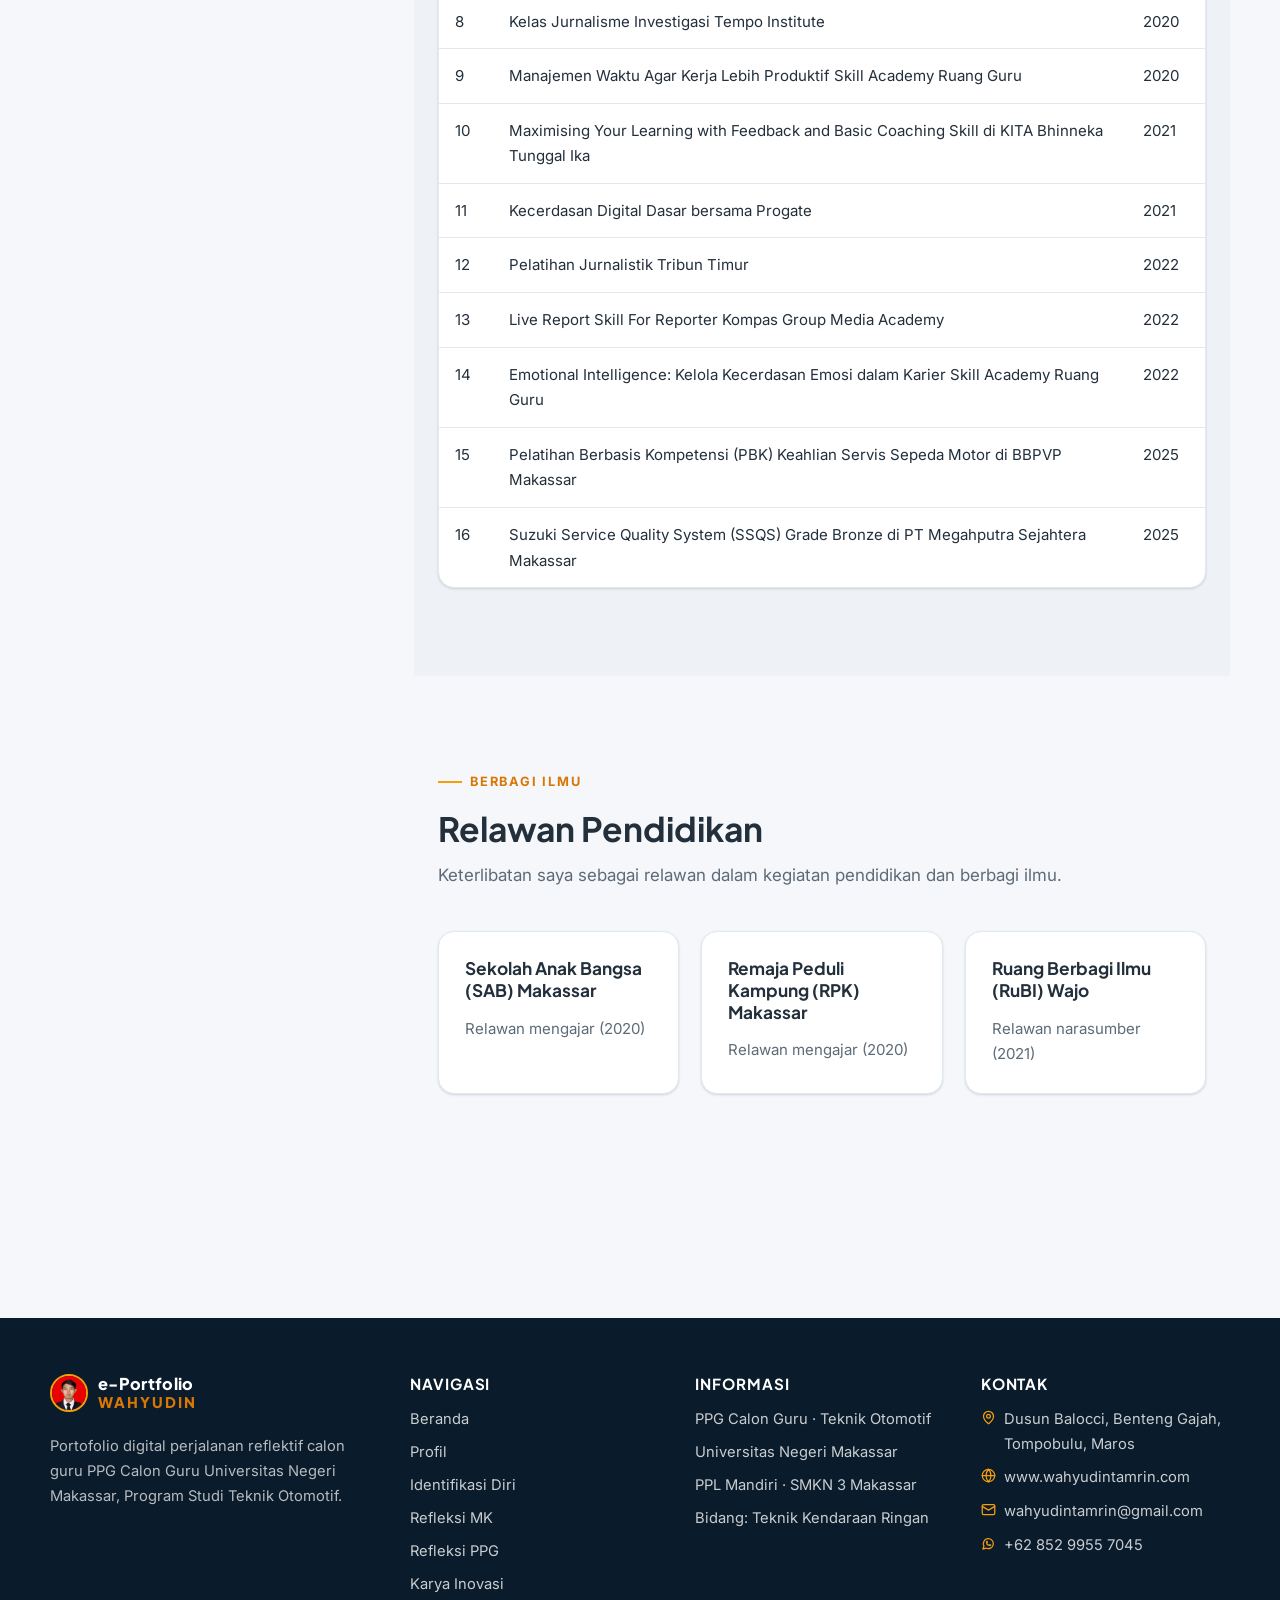
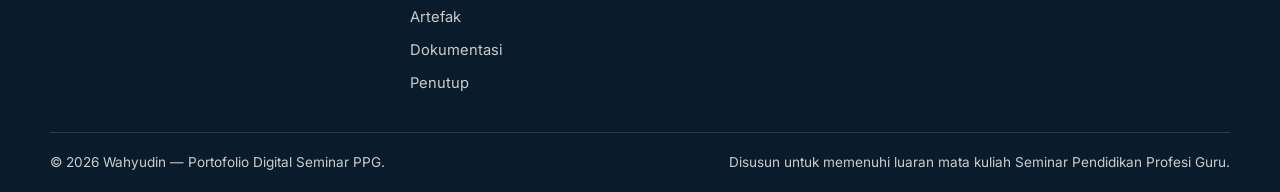
<file: tentang.html>
<!DOCTYPE html>
<html lang="id">
<head>
  <meta charset="utf-8">
  <meta name="viewport" content="width=device-width, initial-scale=1">
  <title>Tentang Saya | Portofolio Digital Seminar PPG</title>
  <meta name="description" content="Profil dan perjalanan Wahyudin, mahasiswa PPG Calon Guru Teknik Otomotif Universitas Negeri Makassar.">
  <meta name="author" content="Wahyudin">
  <link rel="icon" type="image/svg+xml" href="assets/img/favicon.svg">
  <link rel="preconnect" href="https://fonts.googleapis.com">
  <link rel="preconnect" href="https://fonts.gstatic.com" crossorigin>
  <link rel="stylesheet" href="https://fonts.googleapis.com/css2?family=Inter:wght@400;500;600;700&family=Plus+Jakarta+Sans:wght@600;700;800&display=swap">
  <link rel="stylesheet" href="assets/css/style.css">
</head>
<body data-page="tentang">
  <main id="konten">
    <section class="page-hero">
      <div class="container page-hero__inner">
        <span class="chip chip--accent">Profil</span>
        <h1>Tentang Wahyudin</h1>
        <p class="page-hero__lead">Akrab disapa Wahyu. Anak terakhir dari tiga bersaudara. Lahir di Pangkep, 30 April 1997. Sejak kecil merantau ke Palu dan menyelesaikan semua jenjang pendidikan dasar hingga menengah kejuruan. Lalu melanjutkan jenjang sarjana pendidikan di Universitas Negeri Makassar. Sekarang berdomisili di Maros, kabupaten yang dikenal dunia sebagai UNESCO Global Geopark yang menyimpan banyak bukti kehidupan manusia prasejarah. Di Butta Salewangang itu mengabdikan diri sebagai guru kejuruan otomotif. Di sela-sela kesibukan mengajar di SMKN 2 Maros, juga mengelola bisnis dengan jenama Saukang Motor, sebuah usaha yang bergerak di bidang bengkel sepeda motor, servis peralatan elektronik rumah tangga, hingga pengelasan pembuatan pagar dan kanopi. Selain itu, juga aktif menulis seputar pendidikan, otomotif, cerita perjalanan, maupun catatan refleksi melalui blog <a class="page-hero__link" href="https://www.wahyudintamrin.com" target="_blank" rel="noopener">www.wahyudintamrin.com</a> yang dikelola sejak kuliah S1 di UNM.</p>
      </div>
    </section>

    <div class="container profile-layout">
      <aside class="profile-side">
        <div class="card profile-card">
          <button type="button" class="profile-photo__img" data-open-media="assets/img/profil.JPG" data-media-label="Foto Profil Wahyudin" aria-label="Perbesar foto profil Wahyudin">
            <img src="assets/img/profil.JPG" alt="Foto profil Wahyudin">
          </button>
          <div class="profile-card__name">Wahyudin, S.Pd.</div>
          <div class="profile-social">
            <a href="https://wa.me/6285299557045" target="_blank" rel="noopener" aria-label="WhatsApp Wahyudin"><img src="assets/img/social/wa.svg" alt="WhatsApp"></a>
            <a href="https://www.instagram.com/wahyudintamrin" target="_blank" rel="noopener" aria-label="Instagram Wahyudin"><img src="assets/img/social/ig.svg" alt="Instagram"></a>
            <a href="https://web.facebook.com/wahyudintamrinn" target="_blank" rel="noopener" aria-label="Facebook Wahyudin"><img src="assets/img/social/fb.svg" alt="Facebook"></a>
            <a href="https://www.youtube.com/@wahyudintamrin" target="_blank" rel="noopener" aria-label="YouTube Wahyudin"><img src="assets/img/social/yt.svg" alt="YouTube"></a>
            <a href="https://www.linkedin.com/in/wahyudin-tamrin" target="_blank" rel="noopener" aria-label="LinkedIn Wahyudin"><img src="assets/img/social/li.svg" alt="LinkedIn"></a>
          </div>
        </div>
      </aside>
      <div class="profile-main">
    <section class="section">
      <div class="container">
        <div class="section-head">
          <span class="eyebrow">Identitas</span>
          <h2>Data Diri</h2>
          <p class="lead">Identitas Wahyudin sebagai mahasiswa Pendidikan Profesi Guru (PPG).</p>
        </div>
        <div class="profile-box reveal">
          <div>
            <div class="profile-box__grid">
              <div><b>Nama Lengkap</b><span>Wahyudin, S.Pd.</span></div>
              <div><b>Nomor Induk Mahasiswa</b><span>2590074950854</span></div>
              <div><b>Bidang Studi</b><span>Teknik Otomotif</span></div>
              <div><b>Program PPG</b><span>PPG Calon Guru Gelombang I 2026</span></div>
              <div><b>LPTK Penyelenggara</b><span>Universitas Negeri Makassar</span></div>
              <div><b>Dosen Pembimbing Lapangan</b><span>Ir. Wabdillah, S.Pd., M.Pd.</span></div>
              <div><b>Sekolah Mitra</b><span>SMK Negeri 3 Makassar</span></div>
              <div><b>Guru Pamong</b><span>Imran Madjid, S.Pd., M.Si., M.Pd.</span></div>
            </div>
          </div>
        </div>
      </div>
    </section>

    <section class="section section--tint">
      <div class="container">
        <div class="section-head">
          <span class="eyebrow">Pendidikan</span>
          <h2>Pendidikan Formal</h2>
          <p class="lead">Jejak pendidikan formal yang saya tempuh dari sekolah dasar hingga perguruan tinggi.</p>
        </div>
        <div class="grid grid--2 reveal">
          <article class="card edu-card">
            <div class="edu-card__emblem edu-card__emblem--mi"><span>MI</span></div>
            <div class="edu-card__body">
              <h3>MIS DDI Sakeang</h3>
              <p class="edu-card__meta">Madrasah Ibtidaiyah</p>
              <p class="edu-card__year">2003–2005</p>
            </div>
          </article>
          <article class="card edu-card">
            <div class="edu-card__emblem edu-card__emblem--mi"><span>MI</span></div>
            <div class="edu-card__body">
              <h3>MIS Al-Khairaat Kanawu</h3>
              <p class="edu-card__meta">Madrasah Ibtidaiyah</p>
              <p class="edu-card__year">2005–2009</p>
            </div>
          </article>
          <article class="card edu-card">
            <div class="edu-card__emblem edu-card__emblem--smp"><span>SMP</span></div>
            <div class="edu-card__body">
              <h3>SMPN Satu Atap Maradindo</h3>
              <p class="edu-card__meta">Sekolah Menengah Pertama</p>
              <p class="edu-card__year">2009–2012</p>
            </div>
          </article>
          <article class="card edu-card">
            <div class="edu-card__emblem edu-card__emblem--smk"><span>SMK</span></div>
            <div class="edu-card__body">
              <h3>SMK Kristen Bala Keselamatan Palu</h3>
              <p class="edu-card__meta">Jurusan Teknik Kendaraan Ringan</p>
              <p class="edu-card__year">2012–2015</p>
            </div>
          </article>
          <article class="card edu-card reveal">
            <div class="edu-card__emblem edu-card__emblem--s1"><span>S1</span></div>
            <div class="edu-card__body">
              <h3>Universitas Negeri Makassar</h3>
              <p class="edu-card__meta">Sarjana (S1) &middot; Jurusan Pendidikan Teknik Otomotif</p>
              <p class="edu-card__year">2015–2021</p>
            </div>
          </article>
          <article class="card edu-card reveal">
            <div class="edu-card__emblem edu-card__emblem--ppg"><span>PPG</span></div>
            <div class="edu-card__body">
              <h3>Universitas Negeri Makassar</h3>
              <p class="edu-card__meta">Pendidikan Profesi Guru (PPG) &middot; Bidang Studi Teknik Otomotif</p>
              <p class="edu-card__year">2026</p>
            </div>
          </article>
        </div>
      </div>
    </section>

    <section class="section section--tint">
      <div class="container">
        <div class="section-head">
          <span class="eyebrow">Pengalaman Kerja</span>
          <h2>Riwayat Profesional</h2>
          <p class="lead">Pengalaman bekerja di bidang otomotif, pendidikan, dan jurnalisme.</p>
        </div>
        <div class="table-wrap reveal">
          <table>
            <caption class="sr-only">Riwayat profesional</caption>
            <thead>
              <tr><th scope="col">No</th><th scope="col">Institusi</th><th scope="col">Jabatan</th><th scope="col">Tahun</th></tr>
            </thead>
            <tbody>
              <tr><td>1</td><td>Bengkel Bersehati Palu</td><td>Mekanik</td><td>2012–2013</td></tr>
              <tr><td>2</td><td>Bengkel Mecceline Palu</td><td>Mekanik</td><td>2014</td></tr>
              <tr><td>3</td><td>PT Astra Daihatsu Cabang Alauddin–Makassar</td><td>Mekanik</td><td>2019</td></tr>
              <tr><td>4</td><td>SMKN 2 Pangkep</td><td>Guru Teknik Kendaraan Ringan (TKR)</td><td>2021</td></tr>
              <tr><td>5</td><td>Tribun Timur</td><td>Reporter</td><td>2022–2023</td></tr>
              <tr><td>6</td><td>SMKN 2 Maros</td><td>Guru Teknik Kendaraan Ringan (TKR) dan Teknik Bisnis Sepeda Motor (TBSM)</td><td>2025–Sekarang</td></tr>
              <tr><td>7</td><td>Saukang Motor</td><td>Chief Executive Officer</td><td>2025–Sekarang</td></tr>
            </tbody>
          </table>
        </div>
      </div>
    </section>

    <section class="section">
      <div class="container">
        <div class="section-head">
          <span class="eyebrow">Organisasi</span>
          <h2>Pengalaman Organisasi</h2>
          <p class="lead">Pengalaman berorganisasi yang membentuk kemampuan kepemimpinan, komunikasi, dan kerja sama tim.</p>
        </div>
        <div class="table-wrap reveal">
          <table>
            <caption class="sr-only">Pengalaman organisasi</caption>
            <thead>
              <tr><th scope="col">No</th><th scope="col">Organisasi</th><th scope="col">Jabatan</th><th scope="col">Tahun</th></tr>
            </thead>
            <tbody>
              <tr><td>1</td><td>Lembaga Pers Mahasiswa (LPM) Profesi UNM</td><td>Magang</td><td>2016–2017</td></tr>
              <tr><td>2</td><td>Lembaga Pers Mahasiswa (LPM) Profesi UNM</td><td>Reporter Daring</td><td>2017–2018</td></tr>
              <tr><td>3</td><td>Lembaga Pers Mahasiswa (LPM) Profesi UNM</td><td>Pemimpin Redaksi</td><td>2018–2019</td></tr>
              <tr><td>4</td><td>Lembaga Pers Mahasiswa (LPM) Profesi UNM</td><td>Pemimpin Umum</td><td>2019–2020</td></tr>
              <tr><td>5</td><td>Himpunan Mahasiswa Otomotif (HMO) Fakultas Teknik UNM</td><td>Staf Bidang Advokasi dan Jaringan</td><td>2017–2018</td></tr>
              <tr><td>6</td><td>Badan Eksekutif Mahasiswa (BEM) Fakultas Teknik UNM</td><td>Staf Menteri Penelitian dan Pengembangan</td><td>2018–2019</td></tr>
              <tr><td>7</td><td>KITA Bhinneka Tunggal Ika Makassar</td><td>Guardians of Peace</td><td>2020</td></tr>
              <tr><td>8</td><td>Excellent Islamic Generation (EXIT) Makassar</td><td>Ketua Bidang Media</td><td>2020–2021</td></tr>
            </tbody>
          </table>
        </div>
      </div>
    </section>

    <section class="section section--tint">
      <div class="container">
        <div class="section-head">
          <span class="eyebrow">Pengembangan Diri</span>
          <h2>Pengalaman Pelatihan</h2>
          <p class="lead">Pelatihan dan diklat yang pernah saya ikuti untuk mengembangkan kompetensi.</p>
        </div>
        <div class="table-wrap reveal">
          <table>
            <caption class="sr-only">Daftar pengalaman pelatihan</caption>
            <thead>
              <tr><th scope="col">No</th><th scope="col">Pelatihan / Diklat</th><th scope="col">Tahun</th></tr>
            </thead>
            <tbody>
              <tr><td>1</td><td>Latihan Dasar Kepemimpinan (LDK) HMO FT UNM</td><td>2016</td></tr>
              <tr><td>2</td><td>Diklat Jurnalistik Mahasiswa Tingkat Dasar (DJMTD) LPM Profesi UNM</td><td>2016</td></tr>
              <tr><td>3</td><td>Diklat Jurnalistik Mahasiswa Tingkat Menengah (DJMTM) LPM Profesi UNM</td><td>2017</td></tr>
              <tr><td>4</td><td>Pelatihan Keterampilan Jurnalistik Tingkat Lanjut Nasional (PKJTLN) Surat Kabar Kampus Ganto Universitas Negeri Padang</td><td>2017</td></tr>
              <tr><td>5</td><td>Sekolah Jurnalistik AJI Makassar</td><td>2018</td></tr>
              <tr><td>6</td><td>Akademi KITA Bhinneka Tunggal Ika Makassar</td><td>2020</td></tr>
              <tr><td>7</td><td>Training For Peace Educator KITA Bhinneka Tunggal Ika</td><td>2020</td></tr>
              <tr><td>8</td><td>Kelas Jurnalisme Investigasi Tempo Institute</td><td>2020</td></tr>
              <tr><td>9</td><td>Manajemen Waktu Agar Kerja Lebih Produktif Skill Academy Ruang Guru</td><td>2020</td></tr>
              <tr><td>10</td><td>Maximising Your Learning with Feedback and Basic Coaching Skill di KITA Bhinneka Tunggal Ika</td><td>2021</td></tr>
              <tr><td>11</td><td>Kecerdasan Digital Dasar bersama Progate</td><td>2021</td></tr>
              <tr><td>12</td><td>Pelatihan Jurnalistik Tribun Timur</td><td>2022</td></tr>
              <tr><td>13</td><td>Live Report Skill For Reporter Kompas Group Media Academy</td><td>2022</td></tr>
              <tr><td>14</td><td>Emotional Intelligence: Kelola Kecerdasan Emosi dalam Karier Skill Academy Ruang Guru</td><td>2022</td></tr>
              <tr><td>15</td><td>Pelatihan Berbasis Kompetensi (PBK) Keahlian Servis Sepeda Motor di BBPVP Makassar</td><td>2025</td></tr>
              <tr><td>16</td><td>Suzuki Service Quality System (SSQS) Grade Bronze di PT Megahputra Sejahtera Makassar</td><td>2025</td></tr>
            </tbody>
          </table>
        </div>
      </div>
    </section>

    <section class="section">
      <div class="container">
        <div class="section-head">
          <span class="eyebrow">Berbagi Ilmu</span>
          <h2>Relawan Pendidikan</h2>
          <p class="lead">Keterlibatan saya sebagai relawan dalam kegiatan pendidikan dan berbagi ilmu.</p>
        </div>
        <div class="grid grid--3 reveal">
          <article class="card"><h3>Sekolah Anak Bangsa (SAB) Makassar</h3><p>Relawan mengajar (2020)</p></article>
          <article class="card"><h3>Remaja Peduli Kampung (RPK) Makassar</h3><p>Relawan mengajar (2020)</p></article>
          <article class="card"><h3>Ruang Berbagi Ilmu (RuBI) Wajo</h3><p>Relawan narasumber (2021)</p></article>
        </div>
      </div>
    </section>
      </div>
    </div>
  </main>

  <script src="assets/js/data.js"></script>
  <script src="assets/js/site.js"></script>
  <script src="assets/js/main.js"></script>
  <script src="assets/js/components.js"></script>
</body>
</html>
</file>
<file: assets/css/style.css>
:root{
  --navy-950:#0a1b2b;
  --navy-900:#0e2a44;
  --navy-700:#123a5f;
  --navy-500:#1d5f94;
  --navy-400:#2d79b3;
  --accent:#f59e0b;
  --accent-600:#d97706;
  --accent-100:#fef3c7;
  --bg:#f5f7fa;
  --surface:#ffffff;
  --ink:#23303c;
  --muted:#5d6b78;
  --soft:#eef2f6;
  --line:#e2e8ef;
  --warn-bg:#fff7e6;
  --warn-line:#fcd34d;
  --ok:#15803d;
  --radius:16px;
  --radius-sm:10px;
  --shadow-sm:0 1px 2px rgba(14,42,68,.06),0 1px 3px rgba(14,42,68,.1);
  --shadow-md:0 6px 18px rgba(14,42,68,.10);
  --shadow-lg:0 18px 44px rgba(14,42,68,.18);
  --font-head:"Plus Jakarta Sans","Segoe UI",system-ui,-apple-system,sans-serif;
  --font-body:"Inter","Segoe UI",system-ui,-apple-system,sans-serif;
  --maxw:1180px;
  --transition:.25s ease;
}
[data-theme="dark"]{
  --bg:#0b1520;
  --surface:#10212f;
  --ink:#e7eef4;
  --muted:#9db0bf;
  --soft:#16293a;
  --line:#22374a;
  --warn-bg:#2a2312;
  --warn-line:#b07d10;
  --shadow-md:0 6px 18px rgba(0,0,0,.4);
  --shadow-lg:0 18px 44px rgba(0,0,0,.5);
}
*{box-sizing:border-box;margin:0;padding:0}
html{scroll-behavior:smooth;-webkit-text-size-adjust:100%}
body{
  font-family:var(--font-body);
  background:var(--bg);
  color:var(--ink);
  line-height:1.7;
  font-size:16px;
  transition:background var(--transition),color var(--transition);
}
img,svg{max-width:100%;vertical-align:middle}
a{color:var(--navy-500);text-decoration:none}
a:hover{color:var(--navy-700)}
h1,h2,h3,h4{font-family:var(--font-head);line-height:1.25;font-weight:700;color:inherit}
h1{font-size:clamp(2rem,5vw,3.1rem)}
h2{font-size:clamp(1.5rem,3.4vw,2.1rem)}
h3{font-size:1.18rem}
p{max-width:72ch}
button{font:inherit}
:focus-visible{outline:3px solid var(--accent);outline-offset:2px;border-radius:6px}

.container{width:100%;max-width:var(--maxw);margin-inline:auto;padding-inline:24px}
.container--wide{max-width:1480px}
.section{padding:clamp(3rem,7vw,5.5rem) 0}
.section--tint{background:var(--soft)}
.eyebrow{
  display:inline-flex;align-items:center;gap:8px;
  font-size:.8rem;font-weight:700;letter-spacing:.14em;text-transform:uppercase;
  color:var(--accent-600);margin-bottom:14px;
}
.eyebrow::before{content:"";width:24px;height:2px;background:var(--accent)}
.lead{font-size:1.06rem;color:var(--muted);margin-top:12px}
.section-head{max-width:720px;margin-bottom:clamp(1.6rem,4vw,2.6rem)}
.section-head.center{margin-inline:auto;text-align:center}
.section-head.center .eyebrow::after,.section-head.center .eyebrow::before{content:"—";width:auto;background:none;color:var(--accent)}

.header-fix{height:var(--hdr);}
:root{--hdr:72px}
.site-header{
  position:fixed;inset:0 0 auto 0;z-index:60;height:var(--hdr);
  background:color-mix(in srgb,var(--surface) 86%,transparent);
  backdrop-filter:blur(12px);-webkit-backdrop-filter:blur(12px);
  border-bottom:1px solid var(--line);
}
.header__inner{height:100%;display:flex;align-items:center;gap:20px}
.brand{display:inline-flex;align-items:center;gap:10px;color:var(--ink)}
.brand:hover{color:var(--ink)}
.brand__mark{
  width:38px;height:38px;border-radius:50%;flex:none;overflow:hidden;
  background:var(--soft);border:2px solid var(--accent);display:grid;place-items:center;
}
.brand__mark img{width:100%;height:100%;object-fit:cover;display:block}
.brand__text{font-family:var(--font-head);font-weight:800;letter-spacing:.02em;font-size:1.02rem;display:flex;flex-direction:column;line-height:1.15}
.brand__text b{font-size:1.02rem;font-weight:800}
.brand__text small{font-size:.92rem;font-weight:800;text-transform:uppercase;letter-spacing:.14em;color:var(--accent-600)}
.nav{margin-left:auto}
.nav__list{display:flex;list-style:none;gap:2px;align-items:center}
.nav a{
  display:block;padding:8px 10px;border-radius:8px;color:var(--muted);
  font-size:.88rem;font-weight:600;white-space:nowrap;line-height:1.3;
}
.nav a:hover{color:var(--ink);background:var(--soft)}
.nav a[aria-current="page"]{color:var(--navy-700);background:var(--accent-100)}
.header__tools{display:flex;align-items:center;gap:8px}
.icon-btn{
  width:40px;height:40px;border-radius:10px;border:1px solid var(--line);
  background:var(--surface);color:var(--ink);cursor:pointer;
  display:grid;place-items:center;transition:var(--transition);
}
.icon-btn:hover{border-color:var(--accent);color:var(--accent-600);transform:translateY(-1px)}
.nav-toggle{display:none}
.scroll-progress{
  position:fixed;top:0;left:0;height:3px;width:0;z-index:70;
  background:linear-gradient(90deg,var(--accent),var(--accent-600));
  transition:width .1s linear;
}

.btn{
  display:inline-flex;align-items:center;justify-content:center;gap:8px;
  padding:13px 24px;border-radius:999px;border:1px solid transparent;
  font-weight:700;font-size:.95rem;cursor:pointer;line-height:1.2;
  transition:transform var(--transition),box-shadow var(--transition),background var(--transition),color var(--transition);
}
.btn:hover{transform:translateY(-2px)}
.btn--accent{background:var(--accent);color:var(--navy-950)}
.btn--accent:hover{background:var(--accent-600);color:#fff;box-shadow:0 10px 24px rgba(245,158,11,.35)}
.btn--ghost{border-color:rgba(255,255,255,.35);color:#fff;background:rgba(255,255,255,.06)}
.btn--ghost:hover{border-color:#fff;background:rgba(255,255,255,.14)}
.btn--outline{border-color:var(--line);color:var(--ink);background:var(--surface)}
.btn--outline:hover{border-color:var(--accent);color:var(--accent-600)}
.btn--navy{background:var(--navy-700);color:#fff}
.btn--navy:hover{background:var(--navy-900)}
.btn--sm{padding:9px 16px;font-size:.88rem}
.btn--block{width:100%}
.btn svg{flex:none}

.hero{
  position:relative;overflow:hidden;color:#fff;
  background:
    radial-gradient(900px 420px at 85% -10%,rgba(245,158,11,.22),transparent 60%),
    linear-gradient(135deg,var(--navy-950),var(--navy-700) 60%,var(--navy-500));
}
.hero::before{
  content:"";position:absolute;inset:0;opacity:.5;
  background-image:radial-gradient(rgba(255,255,255,.16) 1px,transparent 1px);
  background-size:26px 26px;mask-image:radial-gradient(720px 400px at 80% 20%,#000 20%,transparent 75%);
  -webkit-mask-image:radial-gradient(720px 400px at 80% 20%,#000 20%,transparent 75%);
}
.hero__inner{position:relative;display:grid;grid-template-columns:1.05fr .95fr;gap:40px;align-items:center;padding:clamp(4rem,9vw,6.5rem) 0}
.hero__badges{display:flex;flex-wrap:wrap;gap:10px;margin-bottom:22px}
.chip{
  display:inline-flex;align-items:center;gap:7px;
  padding:6px 13px;border-radius:999px;font-size:.8rem;font-weight:700;
  background:rgba(255,255,255,.12);border:1px solid rgba(255,255,255,.22);color:#fff;
}
.chip--accent{background:var(--accent);border-color:var(--accent);color:var(--navy-950)}
.mk-tabs{display:flex;justify-content:center;gap:8px;width:max-content;max-width:100%;margin:0 auto 28px;background:var(--surface);border:1px solid var(--line);border-radius:999px;padding:6px;box-shadow:var(--shadow-sm)}
.mk-tab{border:0;background:transparent;font-family:var(--font-head);font-weight:700;font-size:.92rem;color:var(--muted);padding:10px 24px;border-radius:999px;cursor:pointer;transition:var(--transition);white-space:nowrap}
.mk-tab:hover{color:var(--ink)}
.mk-tab.is-active{background:var(--navy-700);color:#fff}
@media(max-width:560px){.mk-tab{padding:9px 16px;font-size:.85rem}}
.hero h1{font-size:clamp(1.8rem,4.2vw,2.7rem);line-height:1.2}
.hero h1 .hl{color:var(--accent)}
.hero__sub{margin-top:18px;font-size:1.05rem;color:rgba(255,255,255,.86);max-width:52ch}
.hero__meta{margin-top:26px;display:flex;flex-wrap:wrap;gap:26px}
.hero__meta b{display:block;font-family:var(--font-head);font-size:1.05rem}
.hero__meta span{font-size:.82rem;color:rgba(255,255,255,.66);text-transform:uppercase;letter-spacing:.08em}
.hero__cta{display:flex;flex-wrap:wrap;gap:14px;margin-top:32px}
.hero__quote{
  margin-top:30px;padding:16px 20px;border-left:4px solid var(--accent);
  background:rgba(255,255,255,.08);border-radius:0 12px 12px 0;font-style:italic;
  color:rgba(255,255,255,.92);font-size:.98rem;
}
.hero__art{position:relative;display:grid;place-items:center}
.hero-art__card{
  width:min(100%,400px);border-radius:24px;padding:30px;
  background:rgba(255,255,255,.08);border:1px solid rgba(255,255,255,.2);
  backdrop-filter:blur(6px);box-shadow:0 30px 70px rgba(6,20,32,.5);
  display:flex;flex-direction:column;gap:18px;
}
.hero-art__row{display:flex;align-items:center;gap:14px}
.hero-art__ic{
  width:44px;height:44px;border-radius:12px;flex:none;display:grid;place-items:center;
  background:rgba(245,158,11,.18);color:var(--accent);
}
.hero-art__row b{font-family:var(--font-head);font-size:.95rem;display:block}
.hero-art__row span{font-size:.8rem;color:rgba(255,255,255,.66)}
.hero-art__track{margin-top:6px}
.hero-art__bar{height:10px;border-radius:99px;background:rgba(255,255,255,.14);overflow:hidden}
.hero-art__bar i{display:block;height:100%;width:64%;border-radius:99px;background:linear-gradient(90deg,var(--accent),#ffd26b)}

.hero-art__caption{margin-top:16px;text-align:center}
.hero-art__caption b{font-family:var(--font-head);font-size:1.15rem;display:block}
.hero-art__caption>span{font-size:.85rem;color:rgba(255,255,255,.66);display:block;margin-top:2px}
.hero-art__social{display:flex;justify-content:center;gap:10px;margin-top:12px}
.hero-art__social a{
  width:38px;height:38px;border-radius:12px;display:grid;place-items:center;
  background:rgba(255,255,255,.08);border:1px solid rgba(255,255,255,.16);
  color:rgba(255,255,255,.82);transition:transform .2s ease,background .2s ease,color .2s ease;
}
.hero-art__social a i{font-style:normal;font-size:.72rem;font-weight:700;letter-spacing:.02em}
.hero-art__social a:hover{background:var(--accent);color:#0b1f3a;transform:translateY(-3px)}
.hero-art__social a img{width:20px;height:20px;display:block}
.hero-art__card--photo .hero-art__photo{
  width:100%;display:block;padding:0;overflow:hidden;border-radius:18px;cursor:pointer;
  border:2px solid rgba(255,255,255,.22);background:rgba(255,255,255,.1);
}
.hero-art__card--photo .hero-art__photo img{width:100%;height:auto;display:block;transition:transform .35s ease}
.hero-art__card--photo .hero-art__photo:hover img{transform:scale(1.03)}
.hero-art__card--photo .hero-art__photo:focus-visible{outline:2px solid var(--accent);outline-offset:2px}

.page-hero{
  position:relative;color:#fff;overflow:hidden;
  background:radial-gradient(700px 320px at 90% -20%,rgba(245,158,11,.2),transparent 60%),linear-gradient(120deg,var(--navy-950),var(--navy-700));
}
.page-hero::before{content:"";position:absolute;inset:0;opacity:.4;background-image:radial-gradient(rgba(255,255,255,.15) 1px,transparent 1px);background-size:24px 24px}
.page-hero__inner{position:relative;padding:clamp(2.6rem,7vw,4.5rem) 0;text-align:center}
.page-hero h1{font-size:clamp(1.9rem,4.6vw,2.8rem)}
.page-hero__lead{margin-top:10px;color:rgba(255,255,255,.82);max-width:64ch;margin-inline:auto}
.page-hero__back{margin-top:20px;justify-content:center}
.page-hero__link{color:var(--accent);text-decoration:underline;text-underline-offset:3px;text-decoration-thickness:1px}
.page-hero__link:hover{color:#ffd26b}

.card{
  background:var(--surface);border:1px solid var(--line);border-radius:var(--radius);
  padding:26px;box-shadow:var(--shadow-sm);transition:transform var(--transition),box-shadow var(--transition),border-color var(--transition);
  display:flex;flex-direction:column;gap:14px;
}
.card:hover{transform:translateY(-4px);box-shadow:var(--shadow-md);border-color:color-mix(in srgb,var(--accent) 45%,var(--line))}
.card__num{
  width:40px;height:40px;border-radius:12px;flex:none;
  display:grid;place-items:center;font-family:var(--font-head);font-weight:800;
  background:var(--accent-100);color:var(--accent-600);font-size:.95rem;
}
.card h3{font-size:1.08rem}
.card p{color:var(--muted);font-size:.94rem}
.card .btn{margin-top:auto}

.grid{display:grid;gap:22px}
.grid--2{grid-template-columns:repeat(2,1fr)}
.grid--3{grid-template-columns:repeat(3,1fr)}
.grid--4{grid-template-columns:repeat(4,1fr)}
@media(max-width:980px){.grid--3,.grid--4{grid-template-columns:repeat(2,1fr)}}
@media(max-width:640px){.grid--2,.grid--3,.grid--4{grid-template-columns:1fr}}

.mk-card{position:relative;display:flex;flex-direction:column;gap:12px}
.mk-card__top{display:flex;align-items:flex-start;justify-content:space-between;gap:12px}
.mk-card h3{font-size:1.1rem}
.mk-card p{color:var(--muted);font-size:.93rem}
.mk-card__tags{display:flex;flex-wrap:wrap;gap:8px}
.mk-card__footer{margin-top:auto;display:flex;align-items:center;justify-content:space-between;gap:10px;padding-top:6px}
.mk-card__link{
  display:inline-flex;align-items:center;gap:6px;font-weight:700;color:var(--accent-600);font-size:.9rem;
}
.mk-card__link:hover{color:var(--accent)}

.step{display:grid;grid-template-columns:auto 1fr;gap:18px}
.step__dot{
  width:46px;height:46px;border-radius:50%;flex:none;display:grid;place-items:center;
  font-family:var(--font-head);font-weight:800;color:var(--navy-700);
  background:var(--accent-100);border:2px solid var(--accent);
}
.step__dot--done{background:var(--accent);color:var(--navy-950);border-color:var(--accent)}
.step__line{position:relative}
.step__line::after{content:"";position:absolute;top:52px;left:23px;bottom:-18px;width:2px;background:var(--line)}
.step:last-child .step__line::after{display:none}

.timeline{list-style:none;display:flex;flex-direction:column;gap:0}
.timeline li{position:relative;padding:0 0 26px 44px}
.timeline li::before{content:"";position:absolute;left:8px;top:6px;bottom:-2px;width:2px;background:var(--line)}
.timeline li:last-child::before{display:none}
.timeline li::after{
  content:"";position:absolute;left:0;top:6px;width:18px;height:18px;border-radius:50%;
  background:var(--surface);border:3px solid var(--accent);
}
.timeline b{font-family:var(--font-head)}
.timeline p{color:var(--muted);font-size:.95rem}

.flow{list-style:none;display:flex;flex-wrap:wrap;gap:0;align-items:stretch}
.flow li{position:relative;flex:1 1 130px;text-align:center}
.flow li + li::before{
  content:"↓";position:absolute;left:-12px;top:calc(50% - 14px);color:var(--accent);font-weight:800;font-size:1.3rem;z-index:2;
}
.flow__bd{
  height:100%;padding:18px 10px;border-radius:14px;background:var(--surface);
  border:1px solid var(--line);box-shadow:var(--shadow-sm);
}
.flow b{display:block;font-size:.88rem;margin-top:4px}
.flow span{font-size:.74rem;color:var(--muted);text-transform:uppercase;letter-spacing:.1em;font-weight:700}
@media(min-width:860px){.flow li + li::before{content:"→";top:calc(50% - 16px)}}
@media(max-width:860px){.flow{flex-direction:column;gap:14px}.flow li + li::before{content:"↓";left:calc(50% - 6px);top:-18px}}

.four-c{display:grid;grid-template-columns:repeat(2,1fr);gap:18px}
@media(max-width:760px){.four-c{grid-template-columns:1fr}}
.c-card{
  position:relative;background:var(--surface);border:1px solid var(--line);
  border-radius:var(--radius);padding:24px 24px 24px 26px;box-shadow:var(--shadow-sm);
  overflow:hidden;
}
.c-card__letter{
  font-family:var(--font-head);font-weight:800;font-size:3rem;line-height:1;
  background:linear-gradient(135deg,var(--accent),var(--accent-600));
  -webkit-background-clip:text;background-clip:text;color:transparent;opacity:.9;
}
.c-card h3{font-size:1rem;letter-spacing:.06em;text-transform:uppercase;color:var(--navy-700)}
.c-card p{margin-top:8px;color:var(--muted);font-size:.95rem}

.profile-box{
  display:grid;grid-template-columns:auto 1fr;gap:26px;align-items:center;
  background:var(--surface);border:1px solid var(--line);border-radius:var(--radius);
  padding:26px;box-shadow:var(--shadow-sm);
}
.avatar{
  width:110px;height:110px;border-radius:24px;display:grid;place-items:center;
  color:#fff;font-family:var(--font-head);font-weight:800;font-size:2.4rem;
  background:linear-gradient(135deg,var(--navy-700),var(--navy-900));border:2px solid var(--accent);
}
.profile-box__grid{display:grid;grid-template-columns:repeat(2,1fr);gap:10px 22px;margin-top:8px}
.profile-box__grid b{display:block;font-size:.72rem;text-transform:uppercase;letter-spacing:.08em;color:var(--muted)}
.profile-box__grid span{font-weight:600}
.profile-layout{display:grid;grid-template-columns:320px 1fr;gap:clamp(20px,4vw,44px);padding:clamp(2rem,5vw,3.5rem) 0}
.profile-side{min-width:0}
.profile-card{position:sticky;top:7rem;padding:2rem;display:flex;flex-direction:column;align-items:center;gap:10px}
.profile-card:hover{transform:none;box-shadow:var(--shadow-sm)}
.profile-card .profile-photo__img{width:100%;height:auto;aspect-ratio:auto;border-radius:18px;display:block}
.profile-card .profile-photo__img img{width:100%;height:auto;object-fit:cover}
.profile-card .profile-photo__img:hover img{transform:scale(1.03)}
.profile-card__name{font-family:var(--font-head);font-weight:800;font-size:1.3rem;text-align:center}
.profile-card__role{font-size:.88rem;color:var(--muted);margin-top:-10px}
@media(max-width:920px){
  .profile-layout{grid-template-columns:1fr}
  .profile-card{position:static}
}
@media(max-width:640px){.profile-box{grid-template-columns:1fr;text-align:center}.profile-box__grid{grid-template-columns:1fr}}

.table-wrap{overflow-x:auto;background:var(--surface);border:1px solid var(--line);border-radius:var(--radius);box-shadow:var(--shadow-sm)}
table{width:100%;border-collapse:collapse;min-width:620px;font-size:.94rem}
th,td{text-align:left;padding:14px 16px;border-bottom:1px solid var(--line);vertical-align:top}
th{font-family:var(--font-head);font-size:.8rem;text-transform:uppercase;letter-spacing:.07em;color:var(--navy-700);background:var(--soft)}
tbody tr:last-child td{border-bottom:none}
tbody tr:hover td{background:color-mix(in srgb,var(--accent-100) 30%,transparent)}

.note{
  display:flex;gap:12px;align-items:flex-start;
  background:var(--warn-bg);border:1px solid var(--warn-line);border-radius:var(--radius-sm);
  padding:14px 16px;font-size:.9rem;
}
.note svg{flex:none;margin-top:2px;color:var(--accent-600)}
.note p{color:var(--ink)}

.empty{
  color:var(--muted);font-style:italic;font-size:.95rem;
  border:1px dashed var(--line);border-radius:var(--radius-sm);
  padding:16px 18px;background:var(--soft);
}

.ready{
  display:inline-flex;align-items:center;gap:6px;font-size:.74rem;font-weight:700;
  padding:3px 10px;border-radius:99px;
  background:color-mix(in srgb,var(--ok) 12%,transparent);color:var(--ok);border:1px solid color-mix(in srgb,var(--ok) 40%,transparent);
}
.wait{
  display:inline-flex;align-items:center;gap:6px;font-size:.74rem;font-weight:700;
  padding:3px 10px;border-radius:99px;
  background:var(--accent-100);color:var(--accent-600);border:1px solid color-mix(in srgb,var(--accent) 50%,transparent);
}

.alert{
  border-radius:var(--radius);padding:18px 20px;display:flex;gap:12px;align-items:flex-start;
  background:var(--warn-bg);border:1px solid var(--warn-line);
}
.alert svg{flex:none;color:var(--accent-600)}
.alert b{display:block;margin-bottom:2px}

.roadmap{display:grid;grid-template-columns:repeat(3,1fr);gap:20px;position:relative}
.roadmap__item{position:relative;padding-top:34px}
.roadmap__item::before{content:"";position:absolute;top:12px;left:0;right:0;height:2px;background:var(--line)}
.roadmap__item::after{
  content:"";position:absolute;top:7px;left:0;width:12px;height:12px;border-radius:50%;
  background:var(--accent);box-shadow:0 0 0 4px var(--accent-100);
}
.roadmap__item h3 .k{color:var(--accent-600)}
@media(max-width:860px){.roadmap{grid-template-columns:1fr;gap:26px}}

.solution{
  position:relative;display:grid;grid-template-columns:1fr auto 1fr auto 1fr;gap:12px;align-items:stretch;
  background:linear-gradient(135deg,var(--navy-950),var(--navy-700));color:#fff;
  border-radius:var(--radius);padding:clamp(22px,4vw,32px);overflow:hidden;
}
.solution__col{border-radius:14px;padding:18px;display:flex;flex-direction:column;gap:8px;justify-content:center;align-items:center;text-align:center}
.solution__col--end{background:rgba(245,158,11,.18);border:1px solid rgba(245,158,11,.45)}
.solution__col--mid{background:rgba(255,255,255,.08);border:1px solid rgba(255,255,255,.2)}
.solution svg{color:var(--accent)}
.solution b{font-family:var(--font-head);font-size:1.02rem}
.solution span{font-size:.8rem;opacity:.75;text-align:center}
.solution__arrow{display:grid;place-items:center;color:var(--accent)}
@media(max-width:860px){.solution{grid-template-columns:1fr}.solution__arrow{transform:rotate(90deg)}}

.gallery{display:grid;grid-template-columns:repeat(auto-fill,minmax(300px,1fr));gap:20px}
.gal-item{display:flex;flex-direction:column;gap:8px}
.gal-item__actions{display:flex;gap:10px;margin-top:auto;padding-top:8px}

.gal-image{
  aspect-ratio:16/9;border-radius:var(--radius-sm);overflow:hidden;cursor:pointer;
  background:var(--soft);display:grid;place-items:center;color:var(--muted);
  border:1px solid var(--line);position:relative;
}
.gal-image img{width:100%;height:100%;object-fit:cover;transition:transform .4s ease}
.gal-item:hover .gal-image img{transform:scale(1.05)}

.modal{
  position:fixed;inset:0;z-index:90;display:grid;place-items:center;padding:20px;
}
.modal[hidden]{display:none}
.modal__backdrop{position:absolute;inset:0;background:rgba(6,16,26,.78);backdrop-filter:blur(4px)}
.modal__panel{
  position:relative;width:min(940px,100%);max-height:88vh;border-radius:var(--radius);
  background:var(--surface);box-shadow:var(--shadow-lg);overflow:hidden;display:flex;flex-direction:column;
}
.modal__head{display:flex;align-items:center;gap:12px;padding:12px 16px;border-bottom:1px solid var(--line)}
.modal__head b{font-family:var(--font-head);overflow:hidden;text-overflow:ellipsis;white-space:nowrap}
.modal__head .btn{margin-left:auto}
.modal__close{
  margin-left:auto;width:36px;height:36px;border-radius:10px;border:1px solid var(--line);
  background:var(--surface);cursor:pointer;display:grid;place-items:center;color:var(--ink);flex:none;
}
.modal__body{overflow:auto;padding:18px;background:var(--bg)}
.modal__body iframe{border:0;width:100%;height:72vh;border-radius:10px;background:#fff}
.modal__meta{display:flex;flex-wrap:wrap;gap:8px;padding:0 2px 4px}

.back-top{
  position:fixed;right:22px;bottom:22px;z-index:50;width:46px;height:46px;border-radius:14px;
  border:1px solid var(--line);background:var(--surface);color:var(--navy-700);cursor:pointer;
  display:grid;place-items:center;box-shadow:var(--shadow-md);opacity:0;pointer-events:none;transform:translateY(8px);
  transition:var(--transition);
}
.back-top.show{opacity:1;pointer-events:auto;transform:none}
.back-top:hover{background:var(--navy-700);color:#fff;border-color:var(--navy-700)}

.reveal{opacity:0;transform:translateY(22px);transition:opacity .7s ease,transform .7s ease}
.reveal.is-visible{opacity:1;transform:none}

.quicknav{display:flex;flex-wrap:wrap;gap:10px}
.quicknav a{
  display:inline-flex;align-items:center;gap:8px;padding:10px 16px;border-radius:12px;
  background:var(--surface);border:1px solid var(--line);color:var(--ink);font-weight:600;font-size:.9rem;
  transition:var(--transition);
}
.quicknav a:hover{border-color:var(--accent);color:var(--accent-600);transform:translateY(-2px)}
.quicknav a i{color:var(--accent-600);font-style:normal;font-family:var(--font-head);font-weight:800}

.site-footer{margin-top:clamp(3rem,7vw,5rem);background:var(--navy-950);color:rgba(255,255,255,.78)}
.footer__grid{display:grid;grid-template-columns:1.3fr 1fr 1fr 1fr;gap:36px;padding:56px 0 36px}
.footer h4{color:#fff;font-size:.95rem;letter-spacing:.06em;text-transform:uppercase;margin-bottom:14px}
.footer a{color:rgba(255,255,255,.78)}
.footer a:hover{color:var(--accent)}
.footer ul{list-style:none;display:flex;flex-direction:column;gap:8px;font-size:.92rem}
.footer-contact a,.footer-contact__addr{display:inline-flex;align-items:flex-start;gap:8px}
.footer-contact a svg,.footer-contact__addr svg{flex:none;color:var(--accent);margin-top:3px}
.footer__bottom{border-top:1px solid rgba(255,255,255,.14);padding:18px 0;display:flex;flex-wrap:wrap;gap:8px;justify-content:space-between;font-size:.85rem}
@media(max-width:860px){.footer__grid{grid-template-columns:1fr;gap:28px}}

@media(max-width:1180px){
  .nav{
    position:fixed;top:var(--hdr);right:0;bottom:0;left:0;z-index:59;
    background:var(--surface);transform:translateX(105%);transition:transform .3s ease;
    overflow:auto;box-shadow:var(--shadow-lg);padding:18px 24px 40px;
  }
  .nav.open{transform:none}
  .nav__list{flex-direction:column;align-items:stretch;gap:4px}
  .nav a{font-size:1rem;padding:12px 14px}
  .nav-toggle{display:grid}
}
@media(max-width:860px){
  .hero__inner{grid-template-columns:1fr}
  .hero__art{order:-1}
  .profile-box{grid-template-columns:1fr}
}
.sr-only{position:absolute;width:1px;height:1px;padding:0;margin:-1px;overflow:hidden;clip:rect(0,0,0,0);white-space:nowrap;border:0}
.stack{display:flex;flex-direction:column;gap:18px}
.artefak-list{display:flex;flex-direction:column;gap:10px}
.artefak-file{display:flex;align-items:center;justify-content:space-between;gap:14px;flex-wrap:wrap;background:var(--soft);padding:10px 14px;border-radius:10px;border:1px solid var(--line, rgba(10,32,59,.08))}
.artefak-file__name{font-weight:600;color:var(--navy-800)}
.gal-grid{display:grid;grid-template-columns:repeat(auto-fill,minmax(160px,1fr));gap:10px}
.dok-items{display:flex;flex-direction:column;gap:28px}
.dok-item{display:flex;flex-direction:column;gap:12px}
.dok-item__head{display:flex;flex-direction:column;gap:6px}
.dok-item__head h3{margin:0}
.dok-item__head .lead{margin:0;color:var(--muted,#57708c)}
.dok-item__head .field{margin-top:2px}
.dok-item__head .gal-count{align-self:flex-start;margin-top:4px}
.dok-grid{display:grid;grid-template-columns:repeat(auto-fill,minmax(240px,1fr));gap:14px}
.video-wrap{position:relative;width:100%;max-width:880px;aspect-ratio:16/9;margin-inline:auto;border-radius:16px;overflow:hidden;border:1px solid var(--line, rgba(10,32,59,.08));box-shadow:var(--shadow-md, 0 14px 40px rgba(10,32,59,.12))}
.video-wrap iframe{position:absolute;inset:0;width:100%;height:100%;border:0}
.video-note{margin-top:14px;text-align:center;display:flex;align-items:center;justify-content:center;gap:8px;font-size:.9rem;color:var(--muted,#57708c)}
.video-note a{color:var(--accent);text-decoration:underline;text-underline-offset:3px}
.video-card{display:flex;flex-direction:column;gap:10px}
.video-card h3{margin:0;font-family:var(--font-head);font-size:1rem}
.video-card video{width:100%;aspect-ratio:16/9;background:#000;border-radius:14px;border:1px solid var(--line, rgba(10,32,59,.08));box-shadow:var(--shadow-sm);display:block}
.gal-thumb{aspect-ratio:4/3;overflow:hidden;border-radius:10px;background:var(--soft);cursor:zoom-in;border:1px solid var(--line, rgba(10,32,59,.08))}
.gal-thumb img{width:100%;height:100%;object-fit:cover;display:block;transition:transform .35s ease}
.gal-thumb:hover img{transform:scale(1.06)}
.gal-count{font-size:.82rem;color:var(--muted,#57708c);background:var(--soft);padding:4px 10px;border-radius:999px}
.detail-head{display:flex;flex-direction:column;gap:10px;margin-bottom:22px}
.detail-nav{display:flex;justify-content:space-between;gap:12px;margin-top:30px;flex-wrap:wrap}
.field{display:flex;flex-direction:column;gap:6px}
.field__label{font-size:.74rem;font-weight:700;text-transform:uppercase;letter-spacing:.08em;color:var(--navy-700)}
.field + .field{margin-top:12px}
.c-card__q{font-size:.86rem;color:var(--navy-500);font-weight:600;margin-top:2px}
.c-card .empty{margin-top:10px}
.section-block{display:flex;flex-direction:column;gap:14px}
.gal-ph{display:grid;place-items:center;gap:8px;text-align:center;padding:18px;color:var(--muted);font-size:.82rem;line-height:1.4}
.gal-ph svg{color:var(--accent-600)}

@media print{
  .site-header,.scroll-progress,.back-top,.nav-toggle,.icon-btn{display:none!important}
  body{background:#fff;color:#000}
}
/* Foto profil -- variant hero */
.hero-art__ic--photo{width:54px;height:54px;border-radius:50%;overflow:hidden;padding:0;border:2px solid rgba(255,255,255,.35);background:rgba(255,255,255,.12)}
.hero-art__ic--photo img{width:100%;height:100%;object-fit:cover;display:block;cursor:pointer;transition:transform .35s ease}
.hero-art__ic--photo:hover img{transform:scale(1.06)}
.hero-art__ic--photo:focus-visible{outline:2px solid var(--accent);outline-offset:2px}

/* Foto profil -- variant kartu identitas */
.profile-photo{display:flex;flex-direction:column;align-items:center;gap:14px}
.profile-photo__img{
  width:200px;height:200px;border-radius:28px;overflow:hidden;padding:0;cursor:pointer;
  border:2px solid var(--accent);background:var(--soft);display:grid;place-items:center;
}
.profile-photo__img img{width:100%;height:100%;object-fit:cover;display:block;transition:transform .35s ease}
.profile-photo__img:hover img{transform:scale(1.06)}
.profile-photo__img:focus-visible{outline:2px solid var(--accent);outline-offset:2px}
.profile-social{display:flex;gap:10px}
.profile-social a{
  width:42px;height:42px;border-radius:11px;display:grid;place-items:center;
  background:var(--soft);border:1px solid var(--line);transition:var(--transition);
}
.profile-social a:hover{background:var(--accent-100);border-color:var(--accent);transform:translateY(-2px)}
.profile-social a img{width:20px;height:20px;display:block;filter:invert(1)}
[data-theme="dark"] .profile-social a img{filter:none}
body[data-page="tentang"] .profile-photo__img img{transform:scaleX(-1)}
body[data-page="tentang"] .profile-photo__img:hover img{transform:scale(1.06) scaleX(-1)}

/* Kartu pendidikan formal */
.edu-card{display:flex;flex-direction:row;align-items:center;gap:18px}
.edu-card__emblem{
  width:56px;height:56px;border-radius:16px;flex:none;display:grid;place-items:center;
  font-family:var(--font-head);font-weight:800;font-size:.8rem;letter-spacing:.04em;
  border:1px solid transparent;
}
.edu-card__emblem span{line-height:1}
.edu-card__body{display:flex;flex-direction:column;gap:2px;min-width:0}
.edu-card h3{font-size:1.02rem;line-height:1.35}
.edu-card__meta{color:var(--muted);font-size:.88rem}
.edu-card__year{
  display:inline-flex;align-items:center;align-self:flex-start;margin-top:4px;
  font-size:.78rem;font-weight:700;color:var(--navy-700);
  background:var(--soft);border:1px solid var(--line);border-radius:99px;padding:3px 12px;
}
.edu-card__emblem--mi{background:var(--accent-100);color:var(--accent-600);border-color:color-mix(in srgb,var(--accent) 55%,transparent)}
.edu-card__emblem--smp{background:#dbe9f6;color:var(--navy-700);border-color:color-mix(in srgb,var(--navy-500) 55%,transparent)}
.edu-card__emblem--smk{background:#dff1e5;color:#15803d;border-color:color-mix(in srgb,#15803d 45%,transparent)}
.edu-card__emblem--s1{background:#e9e5f8;color:#5b4bb7;border-color:color-mix(in srgb,#7c6cd6 50%,transparent)}
.edu-card__emblem--ppg{background:#e0f2f1;color:#00796b;border-color:color-mix(in srgb,#00796b 50%,transparent)}
.table-note{padding:12px 16px;font-size:.88rem;color:var(--muted);border-top:1px solid var(--line)}
</file>
